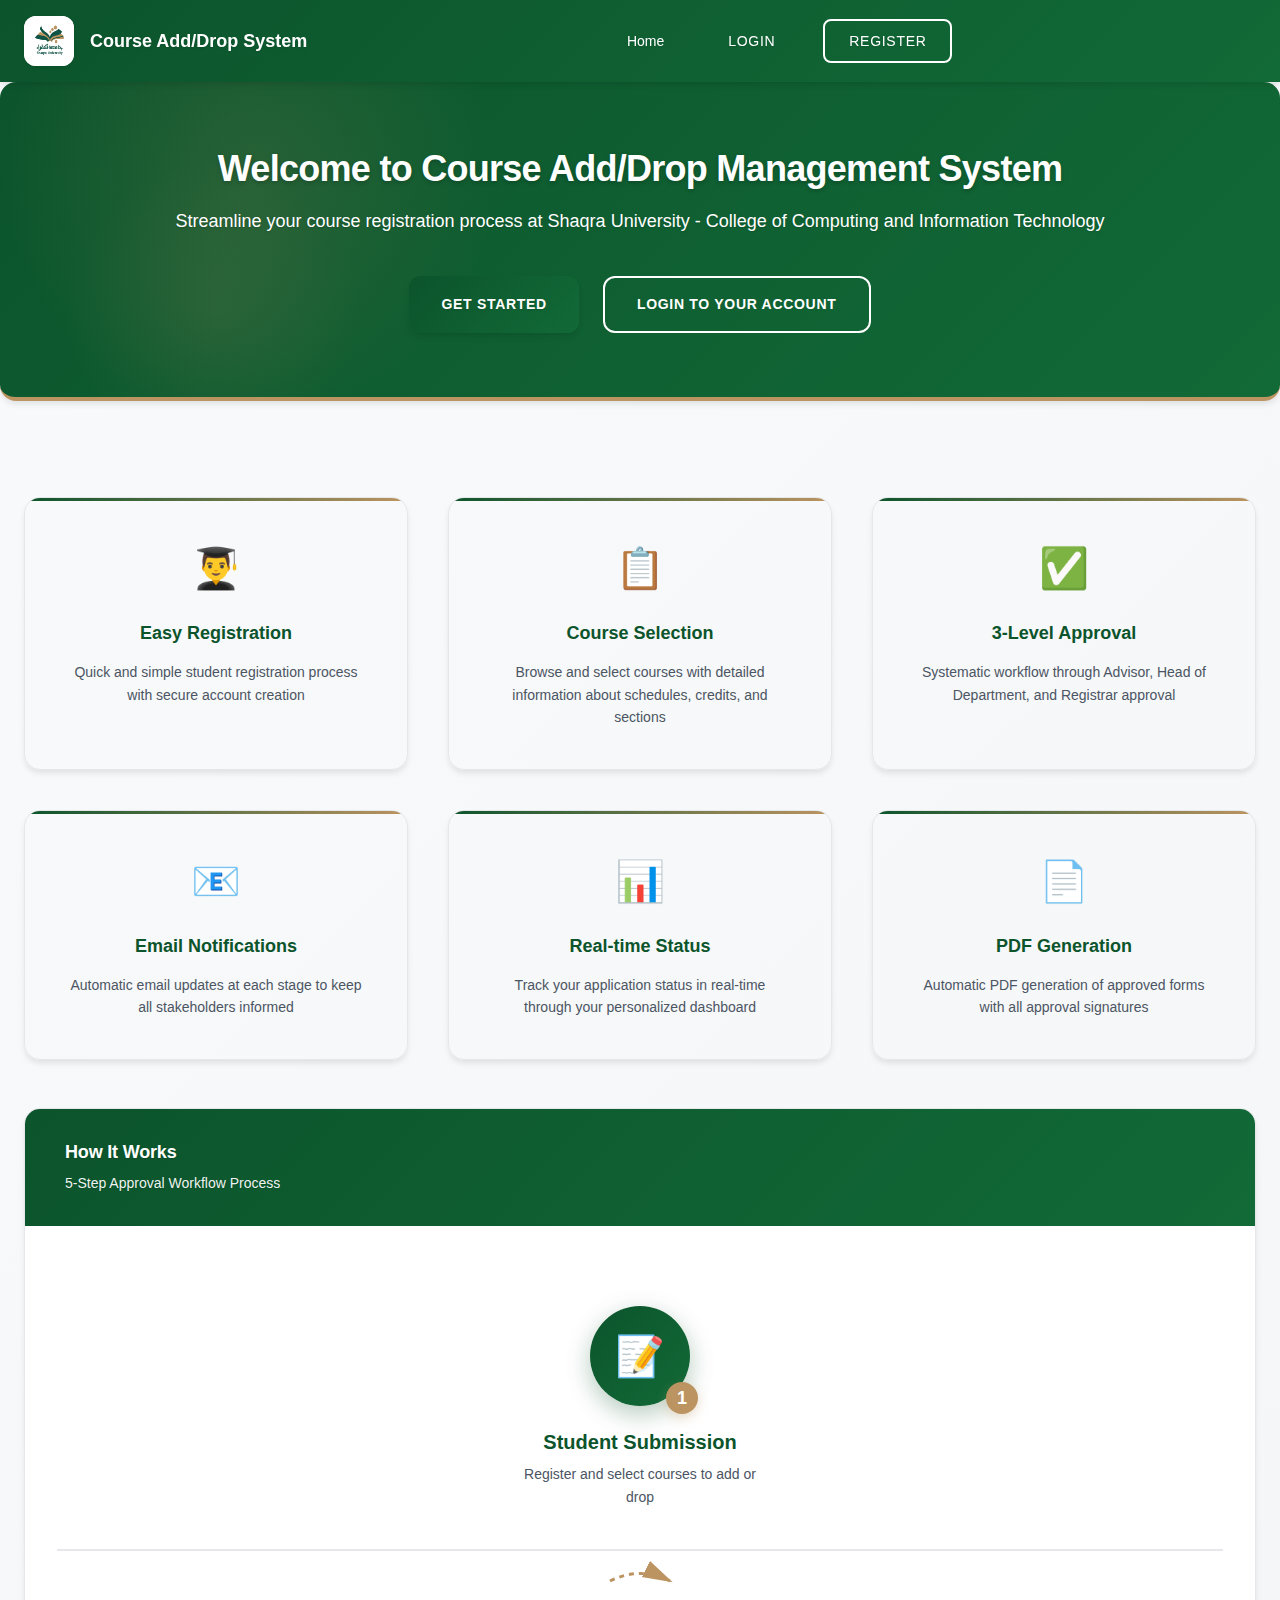
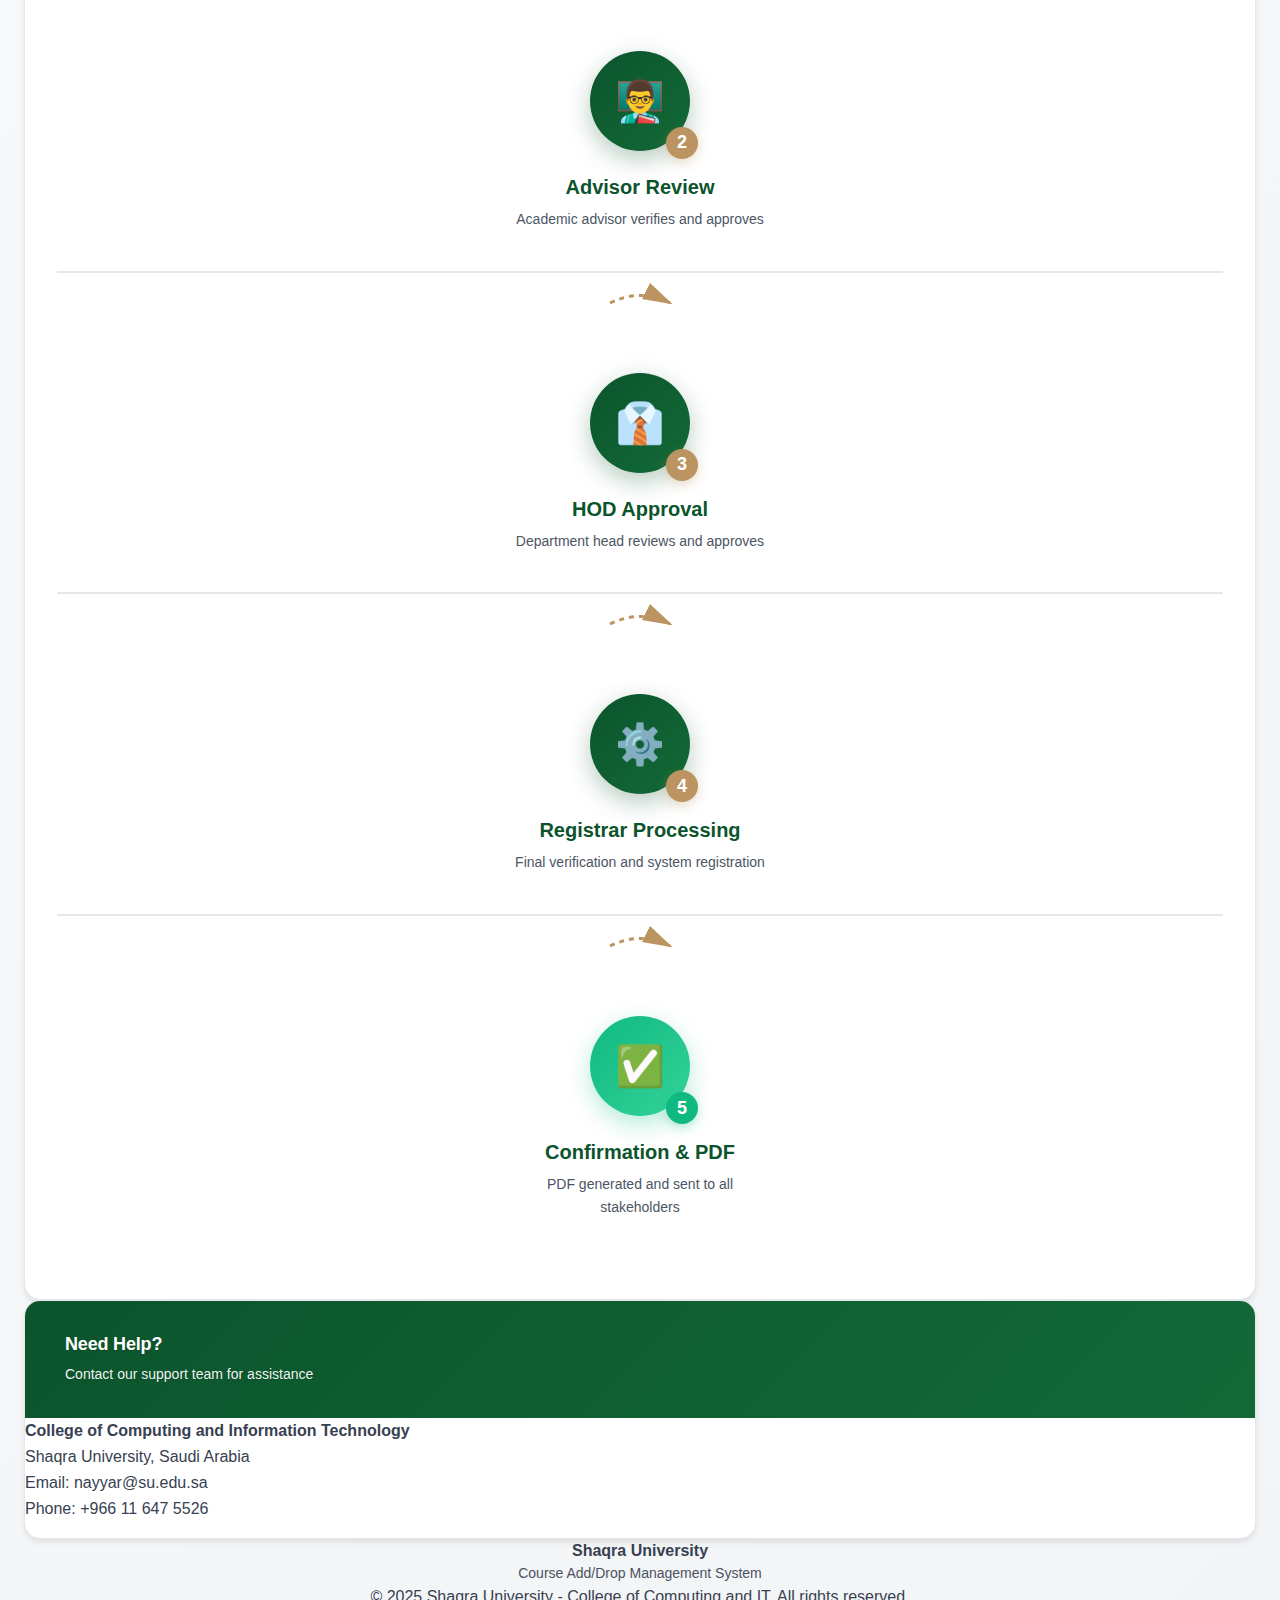
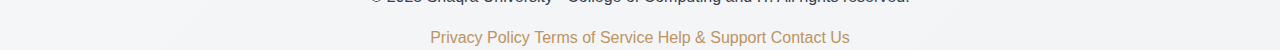
<file: index.html>
<!DOCTYPE html>
<html lang="en">
<head>
  <meta charset="UTF-8">
  <meta name="viewport" content="width=device-width, initial-scale=1.0">
  <meta name="description" content="Course Add/Drop Management System - Shaqra University CCIT">
  <title>Course Add/Drop System - Shaqra University</title>
  <link rel="stylesheet" href="style.css">
</head>
<body>
  <!-- Navigation -->
  <nav class="navbar">
    <div class="nav-container">
      <a href="index.html" class="logo">
        <div class="logo-icon">
          <img src="assets/LogoC.JPG" alt="Shaqra University Logo">
        </div>
        <span>Course Add/Drop System</span>
      </a>
      <ul class="nav-links">
        <li><a href="index.html">Home</a></li>
        <li><a href="pages/login.html" class="btn">Login</a></li>
        <li><a href="pages/register.html" class="btn btn-outline">Register</a></li>
      </ul>
    </div>
  </nav>

  <!-- Hero Section -->
  <section class="hero">
    <div class="container">
      <h1>Welcome to Course Add/Drop Management System</h1>
      <p>Streamline your course registration process at Shaqra University - College of Computing and Information Technology</p>
      <div class="hero-buttons">
        <a href="pages/register.html" class="btn btn-primary">Get Started</a>
        <a href="pages/login.html" class="btn btn-outline">Login to Your Account</a>
      </div>
    </div>
  </section>

  <!-- Features Section -->
  <div class="container">
    <div class="features">
      <div class="feature-card">
        <div class="feature-icon">👨‍🎓</div>
        <h3>Easy Registration</h3>
        <p>Quick and simple student registration process with secure account creation</p>
      </div>
      
      <div class="feature-card">
        <div class="feature-icon">📋</div>
        <h3>Course Selection</h3>
        <p>Browse and select courses with detailed information about schedules, credits, and sections</p>
      </div>
      
      <div class="feature-card">
        <div class="feature-icon">✅</div>
        <h3>3-Level Approval</h3>
        <p>Systematic workflow through Advisor, Head of Department, and Registrar approval</p>
      </div>
      
      <div class="feature-card">
        <div class="feature-icon">📧</div>
        <h3>Email Notifications</h3>
        <p>Automatic email updates at each stage to keep all stakeholders informed</p>
      </div>
      
      <div class="feature-card">
        <div class="feature-icon">📊</div>
        <h3>Real-time Status</h3>
        <p>Track your application status in real-time through your personalized dashboard</p>
      </div>
      
      <div class="feature-card">
        <div class="feature-icon">📄</div>
        <h3>PDF Generation</h3>
        <p>Automatic PDF generation of approved forms with all approval signatures</p>
      </div>
    </div>

    <!-- How It Works Section -->
    <div class="card">
      <div class="card-header">
        <h2>How It Works</h2>
        <p>5-Step Approval Workflow Process</p>
      </div>
      
      <div class="workflow-infographic">
        <!-- Step 1 -->
        <div class="workflow-step">
          <div class="step-circle">
            <div class="step-icon">📝</div>
            <div class="step-number">1</div>
          </div>
          <h4>Student Submission</h4>
          <p>Register and select courses to add or drop</p>
        </div>

        <!-- Arrow -->
        <div class="workflow-arrow">
          <svg viewBox="0 0 60 40" xmlns="http://www.w3.org/2000/svg">
            <defs>
              <marker id="arrowhead" markerWidth="10" markerHeight="10" refX="9" refY="3" orient="auto">
                <polygon points="0 0, 10 3, 0 6" fill="var(--brand-secondary)" />
              </marker>
            </defs>
            <path d="M 0 20 Q 30 5, 60 20" stroke="var(--brand-secondary)" stroke-width="3" fill="none" marker-end="url(#arrowhead)" stroke-dasharray="5,5"/>
          </svg>
        </div>

        <!-- Step 2 -->
        <div class="workflow-step">
          <div class="step-circle">
            <div class="step-icon">👨‍🏫</div>
            <div class="step-number">2</div>
          </div>
          <h4>Advisor Review</h4>
          <p>Academic advisor verifies and approves</p>
        </div>

        <!-- Arrow -->
        <div class="workflow-arrow">
          <svg viewBox="0 0 60 40" xmlns="http://www.w3.org/2000/svg">
            <defs>
              <marker id="arrowhead2" markerWidth="10" markerHeight="10" refX="9" refY="3" orient="auto">
                <polygon points="0 0, 10 3, 0 6" fill="var(--brand-secondary)" />
              </marker>
            </defs>
            <path d="M 0 20 Q 30 5, 60 20" stroke="var(--brand-secondary)" stroke-width="3" fill="none" marker-end="url(#arrowhead2)" stroke-dasharray="5,5"/>
          </svg>
        </div>

        <!-- Step 3 -->
        <div class="workflow-step">
          <div class="step-circle">
            <div class="step-icon">👔</div>
            <div class="step-number">3</div>
          </div>
          <h4>HOD Approval</h4>
          <p>Department head reviews and approves</p>
        </div>

        <!-- Arrow -->
        <div class="workflow-arrow">
          <svg viewBox="0 0 60 40" xmlns="http://www.w3.org/2000/svg">
            <defs>
              <marker id="arrowhead3" markerWidth="10" markerHeight="10" refX="9" refY="3" orient="auto">
                <polygon points="0 0, 10 3, 0 6" fill="var(--brand-secondary)" />
              </marker>
            </defs>
            <path d="M 0 20 Q 30 5, 60 20" stroke="var(--brand-secondary)" stroke-width="3" fill="none" marker-end="url(#arrowhead3)" stroke-dasharray="5,5"/>
          </svg>
        </div>

        <!-- Step 4 -->
        <div class="workflow-step">
          <div class="step-circle">
            <div class="step-icon">⚙️</div>
            <div class="step-number">4</div>
          </div>
          <h4>Registrar Processing</h4>
          <p>Final verification and system registration</p>
        </div>

        <!-- Arrow -->
        <div class="workflow-arrow">
          <svg viewBox="0 0 60 40" xmlns="http://www.w3.org/2000/svg">
            <defs>
              <marker id="arrowhead4" markerWidth="10" markerHeight="10" refX="9" refY="3" orient="auto">
                <polygon points="0 0, 10 3, 0 6" fill="var(--brand-secondary)" />
              </marker>
            </defs>
            <path d="M 0 20 Q 30 5, 60 20" stroke="var(--brand-secondary)" stroke-width="3" fill="none" marker-end="url(#arrowhead4)" stroke-dasharray="5,5"/>
          </svg>
        </div>

        <!-- Step 5 -->
        <div class="workflow-step final">
          <div class="step-circle">
            <div class="step-icon">✅</div>
            <div class="step-number">5</div>
          </div>
          <h4>Confirmation & PDF</h4>
          <p>PDF generated and sent to all stakeholders</p>
        </div>
      </div>
    </div>

    <!-- Contact Section -->
    <div class="card text-center">
      <div class="card-header">
        <h2>Need Help?</h2>
        <p>Contact our support team for assistance</p>
      </div>
      <p style="color: var(--dark-text); margin-bottom: 1rem;">
        <strong>College of Computing and Information Technology</strong><br>
        Shaqra University, Saudi Arabia<br>
        Email: nayyar@su.edu.sa<br>
        Phone: +966 11 647 5526
      </p>
    </div>
  </div>

  <!-- Footer -->
  <footer class="footer">
    <div class="container">
      <div class="footer-logo">
        <div style="text-align: center;">
          <div style="font-weight: var(--font-weight-bold); font-size: var(--font-size-base); text-align: center;">Shaqra University</div>
          <div style="font-size: var(--font-size-sm); opacity: 0.9; text-align: center;">Course Add/Drop Management System</div>
        </div>
      </div>
      <p style="text-align: center;">&copy; 2025 Shaqra University - College of Computing and IT. All rights reserved.</p>
      <div class="footer-links" style="text-align: center;">
        <a href="#">Privacy Policy</a>
        <a href="#">Terms of Service</a>
        <a href="#">Help & Support</a>
        <a href="#">Contact Us</a>
      </div>
    </div>
  </footer>

  <!-- Scripts -->
  <script src="script.js"></script>
  <script>
    // Check if user is already logged in
    if (DACSystem.isLoggedIn()) {
      const session = DACSystem.getSession();
      // Redirect to appropriate dashboard
      const dashboards = {
        'student': 'pages/student-dashboard.html',
        'advisor': 'pages/advisor-dashboard.html',
        'hod': 'pages/hod-dashboard.html',
        'registrar': 'pages/registrar-dashboard.html'
      };
      if (dashboards[session.role]) {
        window.location.href = dashboards[session.role];
      }
    }
  </script>
</body>
</html>
</file>
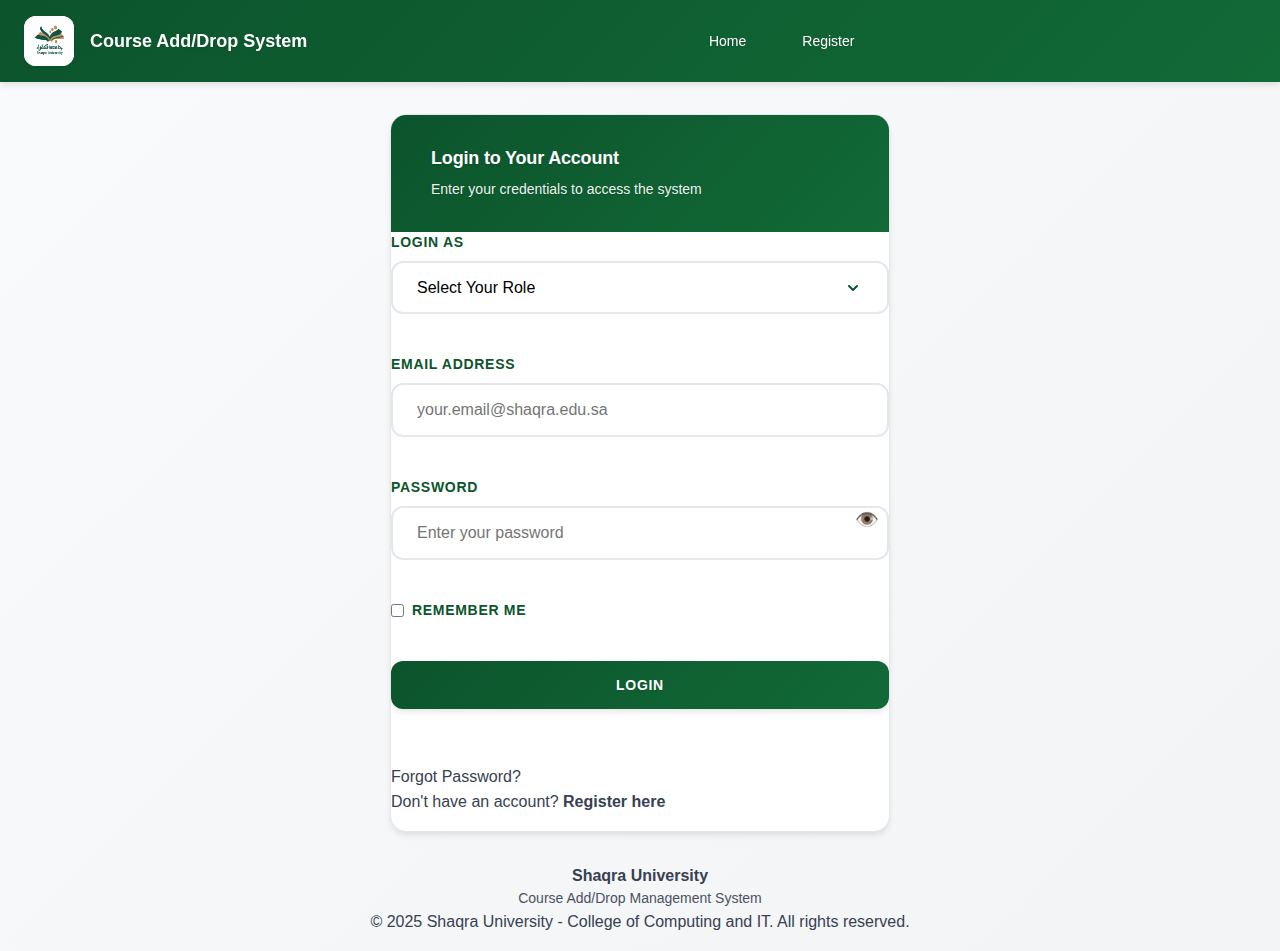
<file: pages/advisor-dashboard.html>
<!DOCTYPE html>
<html lang="en">
<head>
  <meta charset="UTF-8">
  <meta name="viewport" content="width=device-width, initial-scale=1.0">
  <title>Advisor Dashboard - Course Add/Drop System</title>
  <link rel="stylesheet" href="../style.css">
</head>
<body class="advisor-dashboard-page">
  <!-- Navigation -->
  <nav class="navbar">
    <div class="nav-container">
      <a href="../index.html" class="logo">
        <div class="logo-icon">
          <img src="../assets/LogoC.JPG" alt="Shaqra University Logo">
        </div>
        <span>Course Add/Drop System</span>
      </a>
      <ul class="nav-links">
        <li><a href="advisor-dashboard.html">Dashboard</a></li>
        <li><a href="profile.html">Profile</a></li>
        <li><a href="#" id="logoutBtn">Logout</a></li>
      </ul>
      <button class="hamburger" aria-label="Toggle navigation menu">☰</button>
    </div>
  </nav>

  <div class="container">
    <div class="dashboard single-column">
      <!-- Main Content -->
      <main class="main-content">
        <!-- Dashboard Header -->
        <div class="dashboard-header">
          <h1>Advisor Dashboard</h1>
          <p style="font-size: 1.1rem; font-weight: 500; color: var(--primary-color); margin: 0.5rem 0;">Welcome, <span id="advisorName">Advisor</span></p>
          <p>Review and approve student add/drop requests</p>
          <div class="user-chips">
            <span class="chip chip-strong" id="userRole">Academic Advisor</span>
            <span class="chip chip-ghost" id="userDept">Department</span>
          </div>
        </div>

        <div class="action-bar">
          <button class="btn btn-secondary" id="pendingBtn">⏳ Pending Requests</button>
          <button class="btn btn-secondary" id="reviewedBtn">✓ Reviewed</button>
        </div>

        <!-- Statistics Cards -->
        <div class="dashboard-stats">
          <div class="stat-card warning">
            <div class="stat-icon">⏳</div>
            <div class="stat-value" id="awaitingCount">0</div>
            <div class="stat-label">Awaiting Review</div>
          </div>
          <div class="stat-card success">
            <div class="stat-icon">✓</div>
            <div class="stat-value" id="approvedCount">0</div>
            <div class="stat-label">Approved</div>
          </div>
          <div class="stat-card danger">
            <div class="stat-icon">✗</div>
            <div class="stat-value" id="rejectedCount">0</div>
            <div class="stat-label">Rejected</div>
          </div>
          <div class="stat-card primary">
            <div class="stat-icon">📋</div>
            <div class="stat-value" id="totalCount">0</div>
            <div class="stat-label">Total Requests</div>
          </div>
        </div>

        <!-- Requests Table -->
        <div class="card">
          <div class="card-header flex-between">
            <div>
              <h2>Student Requests</h2>
              <p>Review and take action on student requests</p>
            </div>
            <div class="flex gap-2">
              <select id="filterStatus" class="form-group" style="margin: 0; padding: 0.6rem; border: 2px solid var(--border-color); border-radius: 8px;">
                <option value="all">All Requests</option>
                <option value="awaiting_advisor" selected>Awaiting My Review</option>
                <option value="approved">Approved by Me</option>
                <option value="rejected">Rejected by Me</option>
              </select>
              <button class="btn btn-secondary" onclick="loadRequests()">🔄 Refresh</button>
            </div>
          </div>
          <div class="table-container">
            <table id="requestsTable">
              <thead>
                <tr>
                  <th>Request ID</th>
                  <th>Student</th>
                  <th>Type</th>
                  <th>Course</th>
                  <th>Status</th>
                  <th>Submitted</th>
                  <th>Actions</th>
                </tr>
              </thead>
              <tbody id="requestsTableBody">
                <tr>
                  <td colspan="7" class="text-center">Loading...</td>
                </tr>
              </tbody>
            </table>
          </div>
        </div>
      </main>
    </div>
  </div>

  <!-- Review Request Modal -->
  <div id="reviewModal" class="modal">
    <div class="modal-content" style="max-width: 800px;">
      <div class="modal-header">
        <h2>Review Request</h2>
        <button class="modal-close" onclick="DACSystem.hideModal('reviewModal')">&times;</button>
      </div>
      
      <div id="reviewContent">
        <!-- Content will be populated dynamically -->
      </div>

      <form id="reviewForm">
        <input type="hidden" id="reviewRequestId" name="requestId">
        
        <div class="form-group">
          <label for="advisorComments">Comments (Optional)</label>
          <textarea id="advisorComments" name="comments" placeholder="Add any comments or feedback for the student"></textarea>
        </div>

        <div class="modal-footer">
          <button type="button" class="btn btn-secondary" onclick="DACSystem.hideModal('reviewModal')">Cancel</button>
          <button type="button" class="btn btn-danger" onclick="handleReview('rejected')">Reject</button>
          <button type="button" class="btn btn-success" onclick="handleReview('approved')">Approve</button>
        </div>
      </form>
    </div>
  </div>

  <!-- Scripts -->
  <script src="../script.js"></script>
  <script>
    // Check authentication
    if (!DACSystem.requireAuth()) {
      window.location.href = 'login.html';
    }

    const session = DACSystem.getSession();
    if (session.role !== 'advisor') {
      window.location.href = session.role === 'student' ? 'student-dashboard.html' : `${session.role}-dashboard.html`;
    }

    // Initialize dashboard
    document.addEventListener('DOMContentLoaded', async () => {
      loadUserInfo();
      await loadRequests();
      setupEventListeners();
    });

    function loadUserInfo() {
      const nameEl = document.getElementById('advisorName');
      if (nameEl) nameEl.textContent = session.fullName || 'Advisor';
      const roleEl = document.getElementById('userRole');
      if (roleEl) roleEl.textContent = session.role.replace('_', ' ').toUpperCase();
      const deptEl = document.getElementById('userDept');
      if (deptEl) deptEl.textContent = session.department || '—';
    }

    async function loadRequests() {
      try {
        const filterStatus = document.getElementById('filterStatus').value;
        const allRequests = await DACSystem.getRequests('advisor', session.id);
        
        // Filter based on selected status
        let filteredRequests = allRequests;
        if (filterStatus !== 'all') {
          filteredRequests = allRequests.filter(r => {
            if (filterStatus === 'awaiting_advisor') {
              return r.status === 'awaiting_advisor';
            }
            if (filterStatus === 'approved') {
              return (r.advisorApproval === 'approved') || (r.status === 'awaiting_hod' && r.advisorApproval === 'approved');
            }
            if (filterStatus === 'rejected') {
              return r.advisorApproval === 'rejected';
            }
            return r.status === filterStatus;
          });
        }
        
        displayRequests(filteredRequests);
        updateStatistics(allRequests);
      } catch (error) {
        console.error('Error loading requests:', error);
        document.getElementById('requestsTableBody').innerHTML = 
          '<tr><td colspan="7" class="text-center">Error loading requests</td></tr>';
      }
    }

    function displayRequests(requests) {
      const tbody = document.getElementById('requestsTableBody');
      
      if (requests.length === 0) {
        tbody.innerHTML = '<tr><td colspan="7" class="text-center">No requests found</td></tr>';
        return;
      }

      tbody.innerHTML = requests.map(req => `
        <tr>
          <td><strong>#${req.id}</strong></td>
          <td>${req.studentName}<br><small style="color: var(--light-text);">${req.studentEmail}</small></td>
          <td><span class="badge badge-${req.type === 'add' ? 'success' : 'warning'}">${req.type.toUpperCase()}</span></td>
          <td>${req.courseCode || 'N/A'}<br><small>${req.courseName || ''}</small></td>
          <td>${DACSystem.getStatusBadge(req.status)}</td>
          <td>${DACSystem.formatDate(req.submittedDate)}</td>
          <td>
            ${req.status === 'awaiting_advisor' ? 
              `<div style="display:flex; gap:0.35rem; flex-wrap: wrap;">
                 <button class="btn btn-primary" onclick="reviewRequest('${req.id}')" style="padding: 0.4rem 1rem;">Review</button>
                 <button class="btn btn-success" onclick="quickAdvisorDecision('${req.id}','approved')" style="padding: 0.4rem 0.9rem;">Approve</button>
                 <button class="btn btn-danger" onclick="quickAdvisorDecision('${req.id}','rejected')" style="padding: 0.4rem 0.9rem;">Reject</button>
               </div>` :
              `<button class="btn btn-secondary" onclick="viewRequest('${req.id}')" style="padding: 0.4rem 1rem;">View</button>`
            }
          </td>
        </tr>
      `).join('');
    }

    function updateStatistics(requests) {
      document.getElementById('totalCount').textContent = requests.length;
      document.getElementById('awaitingCount').textContent = 
        requests.filter(r => r.status === 'awaiting_advisor').length;
      document.getElementById('approvedCount').textContent = 
        requests.filter(r => r.advisorApproval === 'approved').length;
      document.getElementById('rejectedCount').textContent = 
        requests.filter(r => r.advisorApproval === 'rejected').length;
    }

    function setupEventListeners() {
      // Filter change
      document.getElementById('filterStatus').addEventListener('change', loadRequests);

      // Sidebar buttons
      document.getElementById('pendingBtn').addEventListener('click', (e) => {
        e.preventDefault();
        document.getElementById('filterStatus').value = 'awaiting_advisor';
        loadRequests();
      });

      document.getElementById('reviewedBtn').addEventListener('click', (e) => {
        e.preventDefault();
        document.getElementById('filterStatus').value = 'approved';
        loadRequests();
      });

      // Logout button
      const logoutBtn = document.getElementById('logoutBtn');
      if (logoutBtn) {
        logoutBtn.addEventListener('click', (e) => {
          e.preventDefault();
          DACSystem.logout();
        });
      }
    }

    async function reviewRequest(requestId) {
      try {
        const requests = await DACSystem.getRequests('advisor', session.id);
        const request = requests.find(r => r.id === requestId);
        
        if (!request) {
          DACSystem.showAlert('Request not found', 'danger');
          return;
        }

        displayReviewContent(request);
        document.getElementById('reviewRequestId').value = requestId;
        DACSystem.showModal('reviewModal');
      } catch (error) {
        DACSystem.showAlert('Error loading request details', 'danger');
      }
    }

    function displayReviewContent(request) {
      const content = document.getElementById('reviewContent');
      
      // Parse course details from JSON if available
      let coursesToAdd = [];
      let coursesToDrop = [];
      
      if (request.courseDetails && typeof request.courseDetails === 'object') {
        coursesToAdd = request.courseDetails.coursesToAdd || [];
        coursesToDrop = request.courseDetails.coursesToDrop || [];
      }
      
      // Build courses HTML
      let coursesHTML = '';
      if (request.type === 'add' || request.type === 'both') {
        if (coursesToAdd.length > 0) {
          coursesHTML += '<h4 style="color: var(--primary-color); margin-top: 1rem;">📚 Courses to Add:</h4>';
          coursesToAdd.forEach((course, idx) => {
            coursesHTML += `
              <div style="background: #f0f8f4; padding: 1rem; margin: 0.5rem 0; border-left: 4px solid var(--success-color); border-radius: 4px;">
                <strong>${idx + 1}. ${course.code} - ${course.name}</strong><br>
                <small>Activity Type: ${course.activityType || 'N/A'}</small><br>
                <small>Section: ${course.section || 'N/A'} | Day: ${course.day || 'N/A'} | Time: ${course.time || 'N/A'}</small><br>
                <small>Credit Hours: ${course.creditHours || 'N/A'}</small>
              </div>
            `;
          });
        }
      }
      
      if (request.type === 'drop' || request.type === 'both') {
        if (coursesToDrop.length > 0) {
          coursesHTML += '<h4 style="color: var(--warning-color); margin-top: 1rem;">🗑️ Courses to Drop:</h4>';
          coursesToDrop.forEach((courseCode, idx) => {
            coursesHTML += `
              <div style="background: #fff8f0; padding: 1rem; margin: 0.5rem 0; border-left: 4px solid var(--warning-color); border-radius: 4px;">
                <strong>${idx + 1}. ${courseCode}</strong>
              </div>
            `;
          });
        }
      }
      
      content.innerHTML = `
        <div class="course-card">
          <h3>Student Information</h3>
          <div class="course-details">
            <div class="course-detail"><strong>Name:</strong> ${request.studentName}</div>
            <div class="course-detail"><strong>ID:</strong> ${request.studentId}</div>
            <div class="course-detail"><strong>Email:</strong> ${request.studentEmail}</div>
            <div class="course-detail"><strong>Department:</strong> ${request.department || 'N/A'}</div>
            <div class="course-detail"><strong>Level:</strong> ${request.level || 'N/A'}</div>
            <div class="course-detail"><strong>Completed Hours:</strong> ${request.completedHours || 'N/A'}</div>
            <div class="course-detail"><strong>GPA:</strong> ${request.gpa || 'N/A'}</div>
          </div>

          <h3 style="margin-top: 1.5rem;">Request Details</h3>
          <div class="course-details">
            <div class="course-detail"><strong>Request ID:</strong> #${request.id}</div>
            <div class="course-detail"><strong>Type:</strong> <span class="badge badge-${request.type === 'add' ? 'success' : request.type === 'drop' ? 'danger' : 'primary'}">${request.type.toUpperCase()}</span></div>
            <div class="course-detail"><strong>Submitted:</strong> ${DACSystem.formatDate(request.submittedDate)}</div>
            <div class="course-detail"><strong>Current Status:</strong> ${DACSystem.getStatusBadge(request.status)}</div>
          </div>

          <h3 style="margin-top: 1.5rem;">Course Information</h3>
          ${coursesHTML || '<p style="color: var(--light-text);">No course details available</p>'}

          <h3 style="margin-top: 1.5rem;">Student's Reason</h3>
          <p style="background: var(--light-bg); padding: 1rem; border-radius: 8px;">${request.reason || 'No reason provided'}</p>

          ${request.pdfUrl ? `<h3 style="margin-top: 1.5rem;">Approval Document</h3><a href="${request.pdfUrl}" target="_blank" class="btn btn-primary" style="display: inline-block;">📄 Download Approval PDF</a>` : ''}
        </div>
      `;
    }

    async function handleReview(decision) {
      const requestId = document.getElementById('reviewRequestId').value;
      const comments = document.getElementById('advisorComments').value;

      if (!confirm(`Are you sure you want to ${decision} this request?`)) {
        return;
      }

      const footer = document.querySelector('#reviewModal .modal-footer');
      const buttons = footer ? footer.querySelectorAll('button') : [];
      const commentsField = document.getElementById('advisorComments');

      try {
        // Prevent duplicate submissions
        buttons.forEach(btn => btn.disabled = true);
        if (commentsField) commentsField.disabled = true;

        const newStatus = decision === 'approved' ? 'awaiting_hod' : 'rejected';
        console.log('Advisor: Calling updateRequestStatus with status:', newStatus);
        await DACSystem.updateRequestStatus(requestId, newStatus, comments);
        console.log('Advisor: API call completed, reloading page...');
        
        // Force page reload
        window.location.reload(true);
      } catch (error) {
        console.error('handleReview error:', error);
        DACSystem.showAlert(error.message || 'Failed to update request', 'danger');
        // Re-enable controls on error
        buttons.forEach(btn => btn.disabled = false);
        if (commentsField) commentsField.disabled = false;
      }
    }

    async function quickAdvisorDecision(requestId, decision) {
      const newStatus = decision === 'approved' ? 'awaiting_hod' : 'rejected';
      const confirmMsg = decision === 'approved'
        ? 'Approve and forward to HOD?'
        : 'Reject this request and notify the student?';

      if (!confirm(confirmMsg)) return;

      try {
        await DACSystem.updateRequestStatus(requestId, newStatus, '');
        DACSystem.hideModal('reviewModal');
        DACSystem.showAlert(
          decision === 'approved' ? 'Approved and forwarded to HOD.' : 'Request rejected.',
          decision === 'approved' ? 'success' : 'warning'
        );
        setTimeout(() => location.reload(), 500);
      } catch (error) {
        console.error('quickAdvisorDecision error', error);
        DACSystem.showAlert(error.message || 'Failed to update request', 'danger');
      }
    }

    async function viewRequest(requestId) {
      const requests = await DACSystem.getRequests('advisor', session.id);
      const request = requests.find(r => r.id === requestId);
      
      if (request) {
        displayReviewContent(request);
        
        // Hide the review buttons and show only view mode
        document.querySelector('#reviewModal .modal-footer').innerHTML = `
          <button type="button" class="btn btn-secondary" onclick="DACSystem.hideModal('reviewModal'); resetModalFooter();">Close</button>
        `;
        
        document.getElementById('advisorComments').disabled = true;
        DACSystem.showModal('reviewModal');
      }
    }

    function resetModalFooter() {
      document.querySelector('#reviewModal .modal-footer').innerHTML = `
        <button type="button" class="btn btn-secondary" onclick="DACSystem.hideModal('reviewModal')">Cancel</button>
        <button type="button" class="btn btn-danger" onclick="handleReview('rejected')">Reject</button>
        <button type="button" class="btn btn-success" onclick="handleReview('approved')">Approve</button>
      `;
      document.getElementById('advisorComments').disabled = false;
    }
  </script>
</body>
</html>
</file>
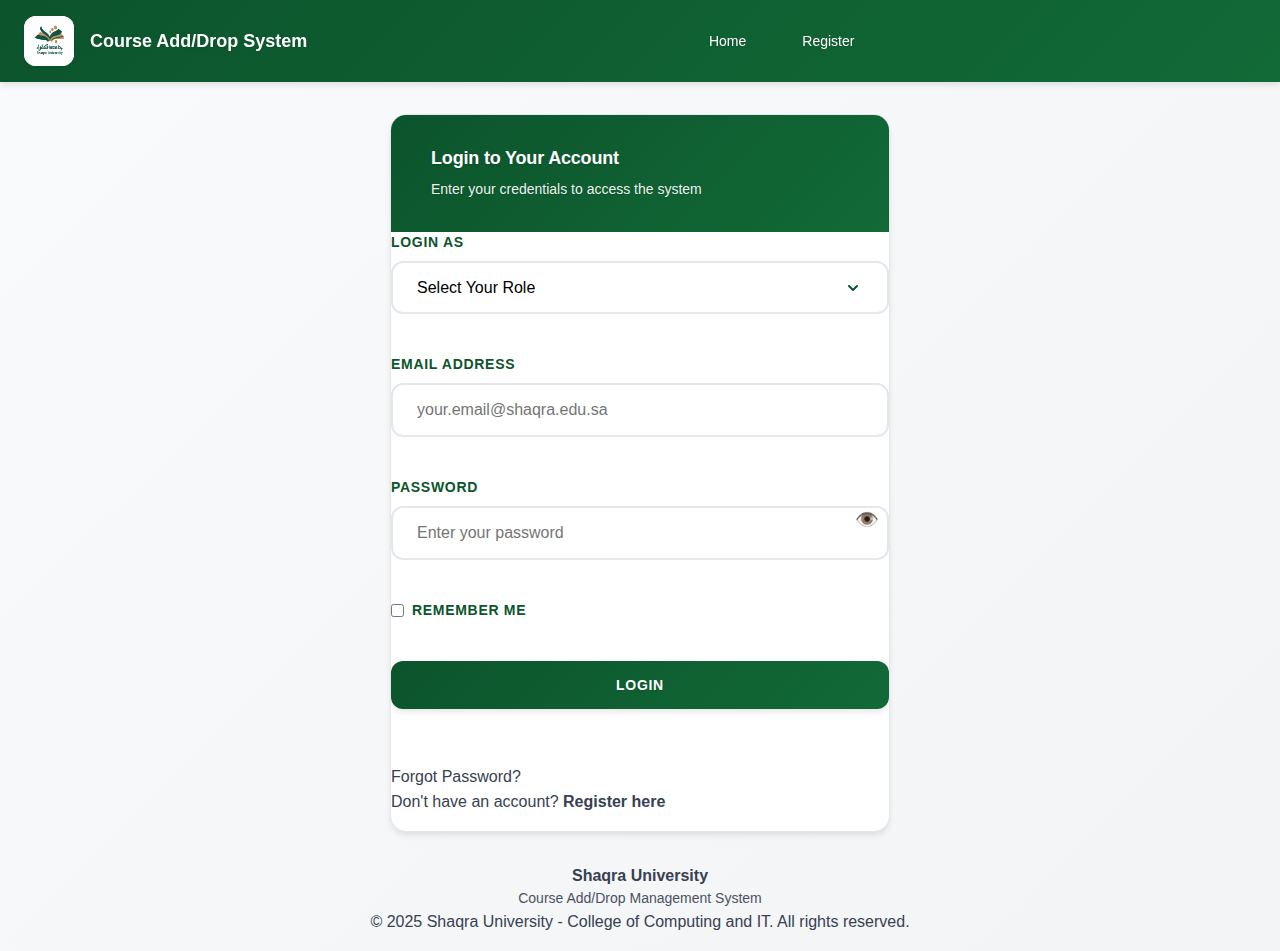
<file: pages/analytics-dashboard.html>
<!DOCTYPE html>
<html lang="en">
<head>
  <meta charset="UTF-8">
  <meta name="viewport" content="width=device-width, initial-scale=1.0">
  <title>Analytics Dashboard - Course Add/Drop System</title>
  <link rel="stylesheet" href="../style.css">
  <style>
    .analytics-container {
      max-width: 1400px;
      margin: 20px auto;
      padding: 20px;
    }

    .analytics-header {
      display: flex;
      justify-content: space-between;
      align-items: center;
      margin-bottom: 30px;
      flex-wrap: wrap;
      gap: 20px;
    }

    .analytics-header h1 {
      margin: 0;
      font-size: 2em;
      color: #333;
    }

    .date-filter {
      display: flex;
      gap: 10px;
      align-items: center;
    }

    .date-filter input {
      padding: 8px 12px;
      border: 1px solid #ddd;
      border-radius: 4px;
      font-size: 14px;
    }

    .btn-filter {
      padding: 8px 16px;
      background-color: #007bff;
      color: white;
      border: none;
      border-radius: 4px;
      cursor: pointer;
      font-size: 14px;
    }

    .btn-filter:hover {
      background-color: #0056b3;
    }

    .stats-grid {
      display: grid;
      grid-template-columns: repeat(auto-fit, minmax(250px, 1fr));
      gap: 20px;
      margin-bottom: 30px;
    }

    .stat-card {
      background: white;
      border: 1px solid #ddd;
      border-radius: 8px;
      padding: 20px;
      box-shadow: 0 2px 4px rgba(0,0,0,0.1);
    }

    .stat-card h3 {
      margin: 0 0 10px 0;
      color: #666;
      font-size: 14px;
      text-transform: uppercase;
      font-weight: 600;
    }

    .stat-value {
      font-size: 32px;
      font-weight: bold;
      color: #007bff;
      margin: 10px 0;
    }

    .stat-subtext {
      font-size: 12px;
      color: #999;
    }

    .section {
      background: white;
      border: 1px solid #ddd;
      border-radius: 8px;
      padding: 25px;
      margin-bottom: 25px;
      box-shadow: 0 2px 4px rgba(0,0,0,0.1);
    }

    .section h2 {
      margin-top: 0;
      color: #333;
      border-bottom: 2px solid #007bff;
      padding-bottom: 10px;
    }

    .table-wrapper {
      overflow-x: auto;
    }

    table {
      width: 100%;
      border-collapse: collapse;
      margin-top: 15px;
    }

    th {
      background-color: #f5f5f5;
      padding: 12px;
      text-align: left;
      border-bottom: 2px solid #ddd;
      font-weight: 600;
      color: #333;
    }

    td {
      padding: 12px;
      border-bottom: 1px solid #ddd;
    }

    tr:hover {
      background-color: #f9f9f9;
    }

    .badge {
      display: inline-block;
      padding: 4px 8px;
      border-radius: 4px;
      font-size: 12px;
      font-weight: 600;
    }

    .badge-pending {
      background-color: #fff3cd;
      color: #856404;
    }

    .badge-approved {
      background-color: #d4edda;
      color: #155724;
    }

    .badge-rejected {
      background-color: #f8d7da;
      color: #721c24;
    }

    .badge-completed {
      background-color: #d1ecf1;
      color: #0c5460;
    }

    .loading {
      text-align: center;
      padding: 20px;
      color: #666;
    }

    .error-message {
      background-color: #f8d7da;
      border: 1px solid #f5c6cb;
      color: #721c24;
      padding: 12px 20px;
      border-radius: 4px;
      margin: 15px 0;
    }

    .success-message {
      background-color: #d4edda;
      border: 1px solid #c3e6cb;
      color: #155724;
      padding: 12px 20px;
      border-radius: 4px;
      margin: 15px 0;
    }

    .list-item {
      padding: 10px 0;
      border-bottom: 1px solid #eee;
      display: flex;
      justify-content: space-between;
      align-items: center;
    }

    .list-item:last-child {
      border-bottom: none;
    }

    .list-item-name {
      font-weight: 600;
      color: #333;
    }

    .list-item-count {
      background-color: #007bff;
      color: white;
      padding: 4px 12px;
      border-radius: 20px;
      font-weight: 600;
      font-size: 14px;
    }

    .export-btn {
      background-color: #28a745;
      color: white;
      padding: 8px 16px;
      border: none;
      border-radius: 4px;
      cursor: pointer;
      font-size: 14px;
      margin-top: 15px;
    }

    .export-btn:hover {
      background-color: #218838;
    }

    @media (max-width: 768px) {
      .stats-grid {
        grid-template-columns: 1fr;
      }

      .analytics-header {
        flex-direction: column;
        align-items: flex-start;
      }

      .date-filter {
        flex-direction: column;
        width: 100%;
      }

      .date-filter input,
      .btn-filter {
        width: 100%;
      }

      table {
        font-size: 12px;
      }

      th, td {
        padding: 8px;
      }
    }
  </style>
</head>
<body>
  <!-- Access Control Check -->
  <script>
    // Verify user is logged in and has appropriate role
    (function() {
      const session = localStorage.getItem('dac_user_session');
      
      if (!session) {
        // Not logged in - redirect to login
        window.location.href = 'login.html';
        return;
      }
      
      try {
        const userData = JSON.parse(session);
        
        // Allowed roles: admin, registrar, hod, advisor
        // Note: Adjust based on your role system
        const allowedRoles = ['admin', 'registrar', 'hod'];
        
        if (!allowedRoles.includes(userData.role)) {
          // Not authorized - show access denied
          document.write(`
            <div style="
              display: flex;
              justify-content: center;
              align-items: center;
              height: 100vh;
              background-color: #f5f5f5;
              font-family: Arial, sans-serif;
            ">
              <div style="
                background: white;
                padding: 40px;
                border-radius: 8px;
                box-shadow: 0 2px 8px rgba(0,0,0,0.1);
                text-align: center;
                max-width: 500px;
              ">
                <h1 style="color: #dc3545; margin-bottom: 20px;">🔒 Access Denied</h1>
                <p style="color: #666; font-size: 16px; margin: 20px 0;">
                  Only administrators, registrars, and heads of departments can access analytics.
                </p>
                <p style="color: #999; font-size: 14px;">
                  Your role: <strong>${userData.role}</strong>
                </p>
                <a href="login.html" style="
                  display: inline-block;
                  margin-top: 20px;
                  padding: 12px 24px;
                  background-color: #007bff;
                  color: white;
                  text-decoration: none;
                  border-radius: 4px;
                  font-size: 16px;
                ">← Back to Login</a>
              </div>
            </div>
          `);
          return;
        }
        
        // Store current user for reference
        window.currentUser = userData;
        
      } catch (e) {
        // Invalid session - redirect to login
        window.location.href = 'login.html';
      }
    })();
  </script>

  <!-- Navigation -->
  <nav class="navbar">
    <div class="nav-container">
      <a href="../index.html" class="logo">
        <div class="logo-icon">
          <img src="../assets/LogoC.JPG" alt="Shaqra University Logo">
        </div>
        <span>Course Add/Drop System</span>
      </a>
      <ul class="nav-links">
        <li><a href="../index.html">Home</a></li>
        <li><a href="../pages/login.html" class="btn">Logout</a></li>
      </ul>
    </div>
  </nav>

  <div class="analytics-container">
    <!-- Header with Date Filter -->
    <div class="analytics-header">
      <h1>📊 Analytics Dashboard</h1>
      <div class="date-filter">
        <label for="filterDate">Filter by Date:</label>
        <input type="date" id="filterDate">
        <button class="btn-filter" onclick="filterByDate()">Apply</button>
        <button class="btn-filter" onclick="loadAllAnalytics()" style="background-color: #6c757d;">Reset</button>
      </div>
    </div>

    <!-- Daily Statistics -->
    <div class="stats-grid">
      <div class="stat-card">
        <h3>📝 Requests Submitted</h3>
        <div class="stat-value" id="submittedCount">-</div>
        <div class="stat-subtext" id="submittedDate">Today</div>
      </div>
      <div class="stat-card">
        <h3>✅ Requests Approved</h3>
        <div class="stat-value" id="approvedCount">-</div>
        <div class="stat-subtext">Completed</div>
      </div>
      <div class="stat-card">
        <h3>❌ Requests Rejected</h3>
        <div class="stat-value" id="rejectedCount">-</div>
        <div class="stat-subtext">Not Approved</div>
      </div>
      <div class="stat-card">
        <h3>⏳ Pending Requests</h3>
        <div class="stat-value" id="pendingCount">-</div>
        <div class="stat-subtext">Awaiting Action</div>
      </div>
    </div>

    <!-- Pending Requests by Role -->
    <div class="section">
      <h2>⏱️ Pending Requests by Role</h2>
      <div class="table-wrapper">
        <div style="display: grid; grid-template-columns: repeat(auto-fit, minmax(300px, 1fr)); gap: 20px;">
          
          <!-- Advisors -->
          <div>
            <h3 style="color: #007bff; margin-bottom: 15px;">👨‍🏫 Pending with Advisors</h3>
            <div id="advisorPending" class="loading">Loading...</div>
          </div>

          <!-- HODs -->
          <div>
            <h3 style="color: #007bff; margin-bottom: 15px;">👔 Pending with HODs</h3>
            <div id="hodPending" class="loading">Loading...</div>
          </div>

          <!-- Registrars -->
          <div>
            <h3 style="color: #007bff; margin-bottom: 15px;">📋 Pending with Registrars</h3>
            <div id="registrarPending" class="loading">Loading...</div>
          </div>

        </div>
      </div>
    </div>

    <!-- Most Wanted Courses -->
    <div class="section">
      <h2>🏆 Top 10 Most Requested Courses</h2>
      <div class="table-wrapper">
        <table>
          <thead>
            <tr>
              <th>Rank</th>
              <th>Course Code</th>
              <th>Course Name</th>
              <th>Request Count</th>
            </tr>
          </thead>
          <tbody id="mostWantedTable">
            <tr>
              <td colspan="4" class="loading">Loading...</td>
            </tr>
          </tbody>
        </table>
      </div>
    </div>

    <!-- Total Requests Report -->
    <div class="section">
      <h2>📑 All Requests Summary</h2>
      <div id="requestSummary" class="loading">Loading...</div>
      <div id="requestsTableContainer" style="margin-top: 20px;">
        <h3 style="color: #333;">Request Details</h3>
        <div class="table-wrapper">
          <table id="requestsTable">
            <thead>
              <tr>
                <th>Request ID</th>
                <th>Student Name</th>
                <th>Student ID</th>
                <th>Course(s)</th>
                <th>Type</th>
                <th>Status</th>
                <th>Submitted Date</th>
                <th>Advisor</th>
              </tr>
            </thead>
            <tbody id="requestsTableBody">
              <tr>
                <td colspan="8" class="loading">Loading...</td>
              </tr>
            </tbody>
          </table>
        </div>
        <button class="export-btn" onclick="exportToCSV()">📥 Export to CSV</button>
      </div>
    </div>

  </div>

  <script src="../script.js"></script>
  <script>
    // Load analytics on page load
    document.addEventListener('DOMContentLoaded', function() {
      loadAllAnalytics();
    });

    function loadAllAnalytics() {
      // Clear the date filter
      document.getElementById('filterDate').value = '';
      
      // Load all analytics
      loadDailyStats();
      loadPendingRequests();
      loadMostWantedCourses();
      loadTotalRequestsReport();
    }

    function filterByDate() {
      const dateInput = document.getElementById('filterDate').value;
      if (!dateInput) {
        alert('Please select a date');
        return;
      }
      loadDailyStats(dateInput);
    }

    async function loadDailyStats(date = null) {
      try {
        const response = await fetch(CONFIG.BACKEND_URL, {
          method: 'POST',
          headers: {
            'Content-Type': 'application/json'
          },
          body: JSON.stringify({
            action: 'getRequestStats',
            data: date ? { date: date } : {}
          })
        });

        const result = await response.json();
        if (result.success) {
          const stats = result.data;
          document.getElementById('submittedCount').textContent = stats.submitted;
          document.getElementById('approvedCount').textContent = stats.approved;
          document.getElementById('rejectedCount').textContent = stats.rejected;
          document.getElementById('pendingCount').textContent = stats.pending;
          document.getElementById('submittedDate').textContent = `${stats.date}`;
        }
      } catch (error) {
        console.error('Error loading stats:', error);
        document.getElementById('submittedCount').textContent = 'Error';
      }
    }

    async function loadPendingRequests() {
      try {
        const response = await fetch(CONFIG.BACKEND_URL, {
          method: 'POST',
          headers: {
            'Content-Type': 'application/json'
          },
          body: JSON.stringify({
            action: 'getPendingRequests',
            data: {}
          })
        });

        const result = await response.json();
        if (result.success) {
          const data = result.data;

          // Advisors
          const advisorHtml = Object.entries(data.pendingByAdvisor).length > 0 
            ? Object.entries(data.pendingByAdvisor)
                .map(([name, count]) => `<div class="list-item"><span class="list-item-name">${name}</span><span class="list-item-count">${count}</span></div>`)
                .join('')
            : '<p style="color: #999;">No pending requests with advisors</p>';
          document.getElementById('advisorPending').innerHTML = advisorHtml;

          // HODs
          const hodHtml = Object.entries(data.pendingByHOD).length > 0 
            ? Object.entries(data.pendingByHOD)
                .map(([name, count]) => `<div class="list-item"><span class="list-item-name">${name}</span><span class="list-item-count">${count}</span></div>`)
                .join('')
            : '<p style="color: #999;">No pending requests with HODs</p>';
          document.getElementById('hodPending').innerHTML = hodHtml;

          // Registrars
          const registrarHtml = Object.entries(data.pendingByRegistrar).length > 0 
            ? Object.entries(data.pendingByRegistrar)
                .map(([name, count]) => `<div class="list-item"><span class="list-item-name">${name}</span><span class="list-item-count">${count}</span></div>`)
                .join('')
            : '<p style="color: #999;">No pending requests with registrars</p>';
          document.getElementById('registrarPending').innerHTML = registrarHtml;
        }
      } catch (error) {
        console.error('Error loading pending requests:', error);
        document.getElementById('advisorPending').innerHTML = '<p class="error-message">Failed to load data</p>';
      }
    }

    async function loadMostWantedCourses() {
      try {
        const response = await fetch(CONFIG.BACKEND_URL, {
          method: 'POST',
          headers: {
            'Content-Type': 'application/json'
          },
          body: JSON.stringify({
            action: 'getMostWantedCourses',
            data: { limit: 10 }
          })
        });

        const result = await response.json();
        if (result.success) {
          const courses = result.data.mostWantedCourses;
          const tbody = document.getElementById('mostWantedTable');
          
          if (courses.length > 0) {
            tbody.innerHTML = courses.map((course, index) => `
              <tr>
                <td>${index + 1}</td>
                <td><strong>${course.courseCode}</strong></td>
                <td>${course.courseName}</td>
                <td><span class="list-item-count">${course.requestCount}</span></td>
              </tr>
            `).join('');
          } else {
            tbody.innerHTML = '<tr><td colspan="4" style="text-align: center; color: #999;">No course request data available</td></tr>';
          }
        }
      } catch (error) {
        console.error('Error loading most wanted courses:', error);
        document.getElementById('mostWantedTable').innerHTML = '<tr><td colspan="4" class="error-message">Failed to load data</td></tr>';
      }
    }

    async function loadTotalRequestsReport() {
      try {
        const response = await fetch(CONFIG.BACKEND_URL, {
          method: 'POST',
          headers: {
            'Content-Type': 'application/json'
          },
          body: JSON.stringify({
            action: 'getTotalRequestsReport',
            data: {}
          })
        });

        const result = await response.json();
        if (result.success) {
          const report = result.data;
          
          // Show summary
          const summary = `
            <div class="stats-grid" style="grid-template-columns: repeat(auto-fit, minmax(150px, 1fr));">
              <div class="stat-card">
                <h3>Total Requests</h3>
                <div class="stat-value" style="color: #007bff;">${report.totalRequests}</div>
              </div>
              <div class="stat-card">
                <h3>Submitted</h3>
                <div class="stat-value" style="color: #ffc107;">${report.statusSummary.submitted || 0}</div>
              </div>
              <div class="stat-card">
                <h3>Awaiting Advisor</h3>
                <div class="stat-value" style="color: #17a2b8;">${report.statusSummary.awaiting_advisor || 0}</div>
              </div>
              <div class="stat-card">
                <h3>Awaiting HOD</h3>
                <div class="stat-value" style="color: #17a2b8;">${report.statusSummary.awaiting_hod || 0}</div>
              </div>
              <div class="stat-card">
                <h3>Awaiting Registrar</h3>
                <div class="stat-value" style="color: #17a2b8;">${report.statusSummary.awaiting_registrar || 0}</div>
              </div>
              <div class="stat-card">
                <h3>Completed</h3>
                <div class="stat-value" style="color: #28a745;">${report.statusSummary.completed || 0}</div>
              </div>
              <div class="stat-card">
                <h3>Rejected</h3>
                <div class="stat-value" style="color: #dc3545;">${report.statusSummary.rejected || 0}</div>
              </div>
            </div>
          `;
          document.getElementById('requestSummary').innerHTML = summary;

          // Show table
          const tbody = document.getElementById('requestsTableBody');
          if (report.requests.length > 0) {
            tbody.innerHTML = report.requests.map(req => {
              let statusBadge = 'badge-pending';
              if (req.status === 'completed') statusBadge = 'badge-completed';
              else if (req.status === 'rejected') statusBadge = 'badge-rejected';

              return `
                <tr>
                  <td><strong>${req.requestId}</strong></td>
                  <td>${req.studentName}</td>
                  <td>${req.studentId}</td>
                  <td>${req.coursesToAdd || req.coursesToDrop || 'N/A'}</td>
                  <td>${req.requestType}</td>
                  <td><span class="badge ${statusBadge}">${req.status}</span></td>
                  <td>${new Date(req.submittedDate).toLocaleDateString()}</td>
                  <td>${req.advisorName || 'N/A'}</td>
                </tr>
              `;
            }).join('');
          } else {
            tbody.innerHTML = '<tr><td colspan="8" style="text-align: center; color: #999;">No requests found</td></tr>';
          }
        }
      } catch (error) {
        console.error('Error loading report:', error);
        document.getElementById('requestSummary').innerHTML = '<p class="error-message">Failed to load report data</p>';
      }
    }

    function exportToCSV() {
      const table = document.getElementById('requestsTable');
      let csv = [];
      let rows = table.querySelectorAll('tr');

      for (let i = 0; i < rows.length; i++) {
        let row = [], cols = rows[i].querySelectorAll('td, th');
        for (let j = 0; j < cols.length; j++) {
          row.push(cols[j].innerText);
        }
        csv.push(row.join(','));
      }

      const csvContent = csv.join('\n');
      const link = document.createElement('a');
      link.href = 'data:text/csv;charset=utf-8,' + encodeURIComponent(csvContent);
      link.download = `requests_report_${new Date().toISOString().split('T')[0]}.csv`;
      link.click();
    }
  </script>
</body>
</html>
</file>
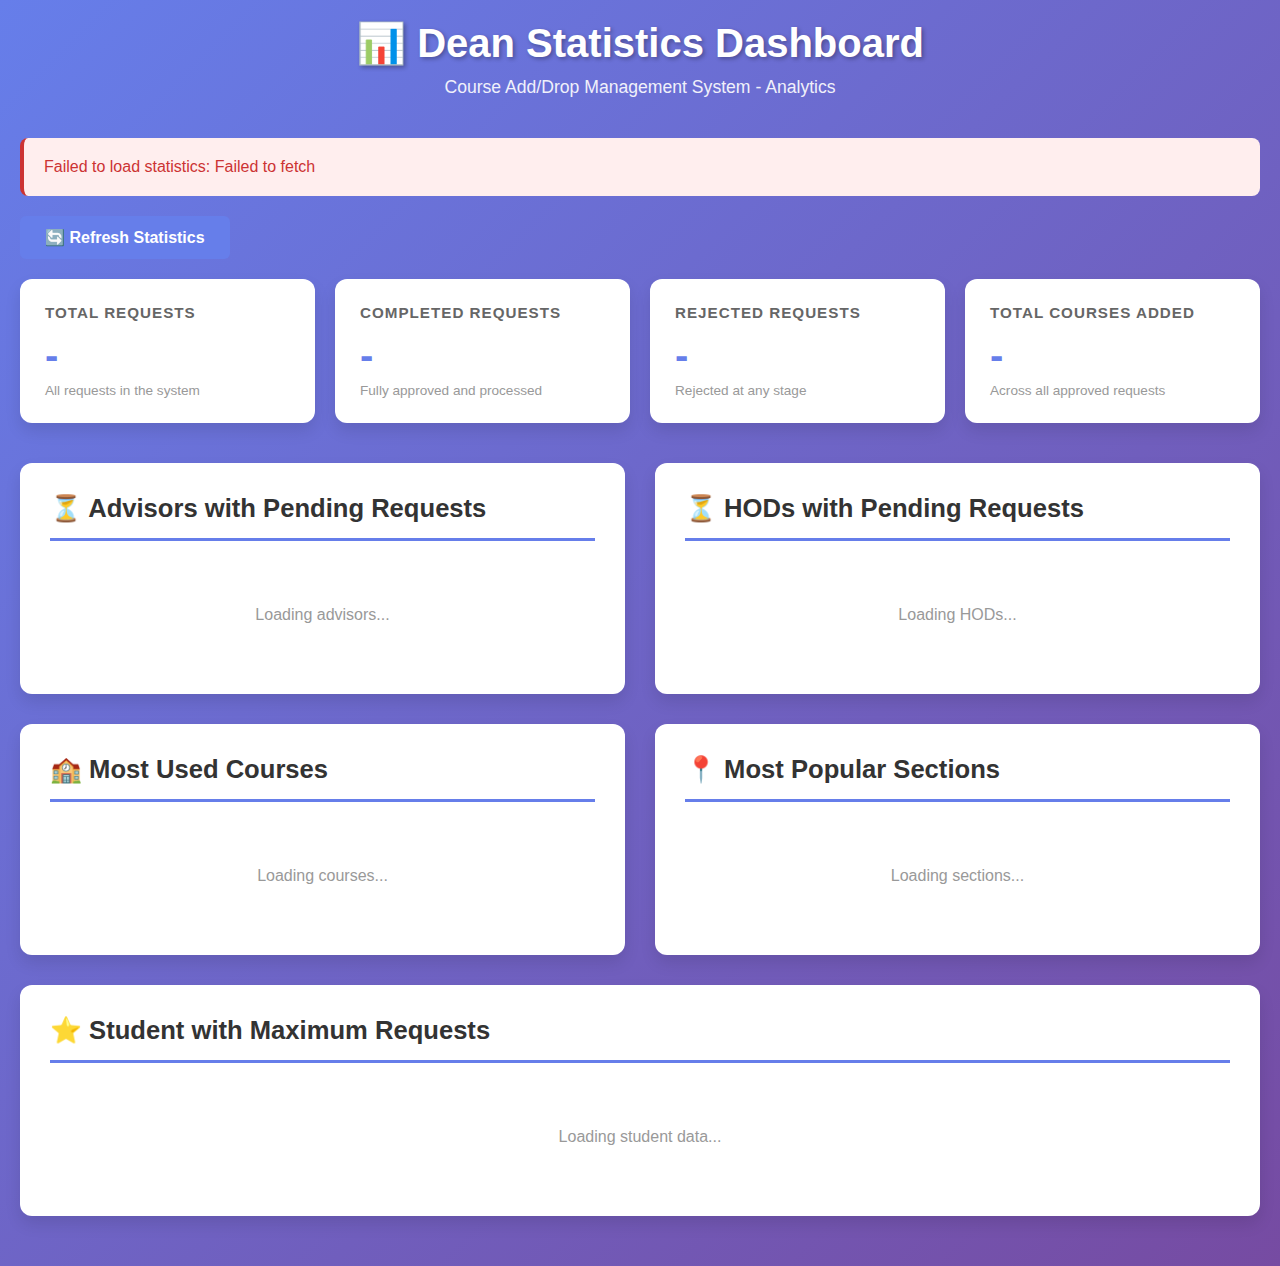
<file: pages/dean-stats.html>
<!DOCTYPE html>
<html lang="en">
<head>
    <meta charset="UTF-8">
    <meta name="viewport" content="width=device-width, initial-scale=1.0">
    <title>Dean Statistics Dashboard</title>
    <style>
        * {
            margin: 0;
            padding: 0;
            box-sizing: border-box;
        }

        body {
            font-family: 'Segoe UI', Tahoma, Geneva, Verdana, sans-serif;
            background: linear-gradient(135deg, #667eea 0%, #764ba2 100%);
            min-height: 100vh;
            padding: 20px;
        }

        .container {
            max-width: 1400px;
            margin: 0 auto;
        }

        header {
            text-align: center;
            color: white;
            margin-bottom: 40px;
        }

        header h1 {
            font-size: 2.5em;
            margin-bottom: 10px;
            text-shadow: 2px 2px 4px rgba(0,0,0,0.3);
        }

        header p {
            font-size: 1.1em;
            opacity: 0.9;
        }

        .stats-grid {
            display: grid;
            grid-template-columns: repeat(auto-fit, minmax(280px, 1fr));
            gap: 20px;
            margin-bottom: 40px;
        }

        .stat-card {
            background: white;
            border-radius: 12px;
            padding: 25px;
            box-shadow: 0 8px 16px rgba(0,0,0,0.1);
            transition: transform 0.3s, box-shadow 0.3s;
        }

        .stat-card:hover {
            transform: translateY(-5px);
            box-shadow: 0 12px 24px rgba(0,0,0,0.2);
        }

        .stat-label {
            font-size: 0.95em;
            color: #666;
            text-transform: uppercase;
            letter-spacing: 1px;
            font-weight: 600;
            margin-bottom: 12px;
        }

        .stat-value {
            font-size: 2.5em;
            font-weight: bold;
            color: #667eea;
            margin-bottom: 5px;
        }

        .stat-subtext {
            font-size: 0.85em;
            color: #999;
        }

        .section {
            background: white;
            border-radius: 12px;
            padding: 30px;
            margin-bottom: 30px;
            box-shadow: 0 8px 16px rgba(0,0,0,0.1);
        }

        .section-title {
            font-size: 1.6em;
            color: #333;
            margin-bottom: 25px;
            padding-bottom: 15px;
            border-bottom: 3px solid #667eea;
        }

        .list-item {
            display: flex;
            justify-content: space-between;
            align-items: center;
            padding: 15px;
            border-bottom: 1px solid #eee;
            transition: background 0.2s;
        }

        .list-item:hover {
            background: #f9f9f9;
        }

        .list-item:last-child {
            border-bottom: none;
        }

        .list-name {
            font-weight: 600;
            color: #333;
            flex: 1;
        }

        .list-count {
            background: #667eea;
            color: white;
            padding: 8px 16px;
            border-radius: 20px;
            font-weight: 600;
            min-width: 60px;
            text-align: center;
        }

        .empty-state {
            text-align: center;
            padding: 40px 20px;
            color: #999;
        }

        .empty-state svg {
            width: 80px;
            height: 80px;
            margin-bottom: 20px;
            opacity: 0.5;
        }

        .loading {
            text-align: center;
            padding: 40px;
        }

        .spinner {
            border: 4px solid #f3f3f3;
            border-top: 4px solid #667eea;
            border-radius: 50%;
            width: 40px;
            height: 40px;
            animation: spin 1s linear infinite;
            margin: 0 auto;
        }

        @keyframes spin {
            0% { transform: rotate(0deg); }
            100% { transform: rotate(360deg); }
        }

        .refresh-btn {
            background: #667eea;
            color: white;
            border: none;
            padding: 12px 25px;
            border-radius: 6px;
            cursor: pointer;
            font-size: 1em;
            font-weight: 600;
            transition: background 0.3s;
            margin-bottom: 20px;
        }

        .refresh-btn:hover {
            background: #764ba2;
        }

        .timestamp {
            text-align: center;
            color: #999;
            font-size: 0.9em;
            margin-top: 30px;
        }

        .error {
            background: #fee;
            color: #c33;
            padding: 20px;
            border-radius: 8px;
            border-left: 4px solid #c33;
            margin-bottom: 20px;
        }

        .two-column {
            display: grid;
            grid-template-columns: 1fr 1fr;
            gap: 30px;
        }

        @media (max-width: 768px) {
            .two-column {
                grid-template-columns: 1fr;
            }

            header h1 {
                font-size: 1.8em;
            }

            .stats-grid {
                grid-template-columns: 1fr;
            }
        }
    </style>
</head>
<body>
    <div class="container">
        <header>
            <h1>📊 Dean Statistics Dashboard</h1>
            <p>Course Add/Drop Management System - Analytics</p>
        </header>

        <div id="error-container"></div>

        <button class="refresh-btn" onclick="loadStatistics()">🔄 Refresh Statistics</button>

        <!-- Summary Stats -->
        <div class="stats-grid">
            <div class="stat-card">
                <div class="stat-label">Total Requests</div>
                <div class="stat-value" id="total-requests">-</div>
                <div class="stat-subtext">All requests in the system</div>
            </div>

            <div class="stat-card">
                <div class="stat-label">Completed Requests</div>
                <div class="stat-value" id="completed-requests">-</div>
                <div class="stat-subtext">Fully approved and processed</div>
            </div>

            <div class="stat-card">
                <div class="stat-label">Rejected Requests</div>
                <div class="stat-value" id="rejected-requests">-</div>
                <div class="stat-subtext">Rejected at any stage</div>
            </div>

            <div class="stat-card">
                <div class="stat-label">Total Courses Added</div>
                <div class="stat-value" id="courses-added">-</div>
                <div class="stat-subtext">Across all approved requests</div>
            </div>
        </div>

        <!-- Advisors & HODs Pending -->
        <div class="two-column">
            <div class="section">
                <h2 class="section-title">⏳ Advisors with Pending Requests</h2>
                <div id="advisors-pending">
                    <div class="empty-state">
                        <p>Loading advisors...</p>
                    </div>
                </div>
            </div>

            <div class="section">
                <h2 class="section-title">⏳ HODs with Pending Requests</h2>
                <div id="hods-pending">
                    <div class="empty-state">
                        <p>Loading HODs...</p>
                    </div>
                </div>
            </div>
        </div>

        <!-- Courses & Sections -->
        <div class="two-column">
            <div class="section">
                <h2 class="section-title">🏫 Most Used Courses</h2>
                <div id="most-used-courses">
                    <div class="empty-state">
                        <p>Loading courses...</p>
                    </div>
                </div>
            </div>

            <div class="section">
                <h2 class="section-title">📍 Most Popular Sections</h2>
                <div id="most-popular-sections">
                    <div class="empty-state">
                        <p>Loading sections...</p>
                    </div>
                </div>
            </div>
        </div>

        <!-- Top Student -->
        <div class="section">
            <h2 class="section-title">⭐ Student with Maximum Requests</h2>
            <div id="top-student">
                <div class="empty-state">
                    <p>Loading student data...</p>
                </div>
            </div>
        </div>

        <div class="timestamp" id="timestamp"></div>
    </div>

    <script>
        // Configuration
        const CONFIG = {
            BACKEND_URL: 'https://script.google.com/macros/s/AKfycbyet9FADuTnTl2xh0IbUPBCCC5QV052RL9lx74Ad_GaQ1Wn7DGGI9xA4I9ZTZ0Uvi-KeA/exec'
        };

        async function loadStatistics() {
            try {
                clearError();

                const response = await fetch(CONFIG.BACKEND_URL, {
                    method: 'POST',
                    body: JSON.stringify({
                        action: 'getDeanStatistics',
                        data: {}
                    })
                });

                if (!response.ok) {
                    throw new Error(`HTTP error! status: ${response.status}`);
                }

                const result = await response.json();

                if (!result.success) {
                    showError(result.message || 'Failed to load statistics');
                    return;
                }

                displayStatistics(result.data);
            } catch (error) {
                console.error('Error loading statistics:', error);
                showError('Failed to load statistics: ' + error.message);
            }
        }

        function displayStatistics(data) {
            // Summary stats
            document.getElementById('total-requests').textContent = data.summary.totalRequests;
            document.getElementById('completed-requests').textContent = data.summary.completedRequests;
            document.getElementById('rejected-requests').textContent = data.summary.rejectedRequests;
            document.getElementById('courses-added').textContent = data.summary.totalCoursesAdded;

            // Advisors with pending
            displayAdvisorsPending(data.advisorsPending);

            // HODs with pending
            displayHODsPending(data.hodsPending);

            // Most used courses
            displayMostUsedCourses(data.mostUsedCourses);

            // Most popular sections
            displayMostPopularSections(data.mostPopularSections);

            // Top student
            displayTopStudent(data.studentWithMaxRequests);

            // Timestamp
            const date = new Date(data.timestamp);
            document.getElementById('timestamp').textContent = `Last updated: ${date.toLocaleString()}`;
        }

        function displayAdvisorsPending(advisors) {
            const container = document.getElementById('advisors-pending');

            if (!advisors || advisors.length === 0) {
                container.innerHTML = '<div class="empty-state"><p>No advisors with pending requests</p></div>';
                return;
            }

            container.innerHTML = advisors.map(advisor => `
                <div class="list-item">
                    <div>
                        <div class="list-name">${advisor.advisorName}</div>
                        <div class="stat-subtext">${advisor.advisorEmail || 'No email'}</div>
                    </div>
                    <div class="list-count">${advisor.count}</div>
                </div>
            `).join('');
        }

        function displayHODsPending(hods) {
            const container = document.getElementById('hods-pending');

            if (!hods || hods.length === 0) {
                container.innerHTML = '<div class="empty-state"><p>No HODs with pending requests</p></div>';
                return;
            }

            container.innerHTML = hods.map(hod => `
                <div class="list-item">
                    <div class="list-name">${hod.hodName}</div>
                    <div class="list-count">${hod.count}</div>
                </div>
            `).join('');
        }

        function displayMostUsedCourses(courses) {
            const container = document.getElementById('most-used-courses');

            if (!courses || courses.length === 0) {
                container.innerHTML = '<div class="empty-state"><p>No course data available</p></div>';
                return;
            }

            container.innerHTML = courses.map(item => `
                <div class="list-item">
                    <div class="list-name">${item.course}</div>
                    <div class="list-count">${item.count}</div>
                </div>
            `).join('');
        }

        function displayMostPopularSections(sections) {
            const container = document.getElementById('most-popular-sections');

            if (!sections || sections.length === 0) {
                container.innerHTML = '<div class="empty-state"><p>No section data available</p></div>';
                return;
            }

            container.innerHTML = sections.map(item => `
                <div class="list-item">
                    <div class="list-name">Section ${item.section}</div>
                    <div class="list-count">${item.count}</div>
                </div>
            `).join('');
        }

        function displayTopStudent(student) {
            const container = document.getElementById('top-student');

            if (!student) {
                container.innerHTML = '<div class="empty-state"><p>No student data available</p></div>';
                return;
            }

            container.innerHTML = `
                <div style="padding: 20px;">
                    <div style="display: grid; grid-template-columns: 1fr 1fr; gap: 20px;">
                        <div>
                            <div class="stat-label">Student Name</div>
                            <div style="font-size: 1.3em; color: #333; font-weight: 600; margin-bottom: 15px;">${student.studentName}</div>
                        </div>
                        <div>
                            <div class="stat-label">Total Requests</div>
                            <div style="font-size: 1.3em; color: #667eea; font-weight: 600; margin-bottom: 15px;">${student.requestCount}</div>
                        </div>
                    </div>
                    <div>
                        <div class="stat-label">Email</div>
                        <div style="font-size: 1em; color: #666;">${student.studentEmail}</div>
                    </div>
                    <div style="margin-top: 15px;">
                        <div class="stat-label">Student ID</div>
                        <div style="font-size: 1em; color: #666; font-family: monospace;">${student.studentId}</div>
                    </div>
                </div>
            `;
        }

        function showError(message) {
            const container = document.getElementById('error-container');
            container.innerHTML = `<div class="error">${message}</div>`;
        }

        function clearError() {
            document.getElementById('error-container').innerHTML = '';
        }

        // Load statistics on page load
        window.addEventListener('DOMContentLoaded', loadStatistics);
    </script>
</body>
</html>
</file>
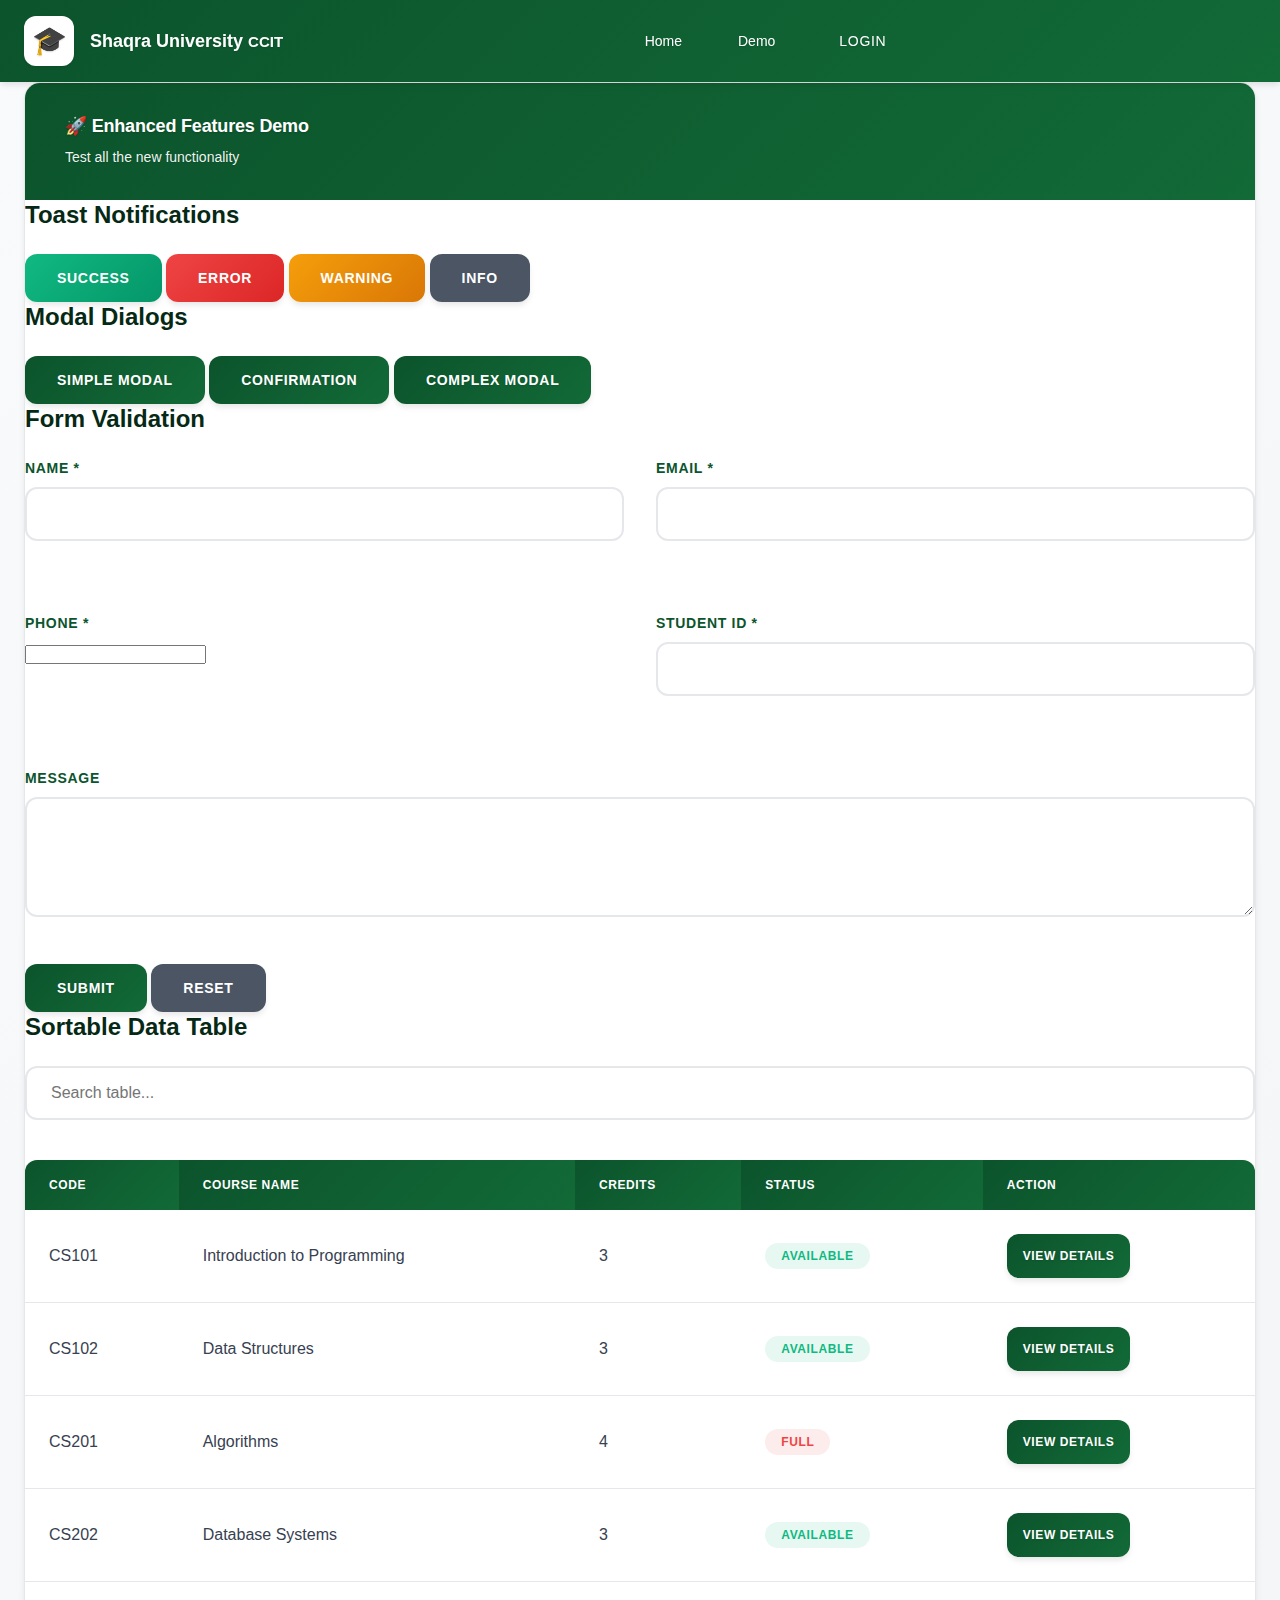
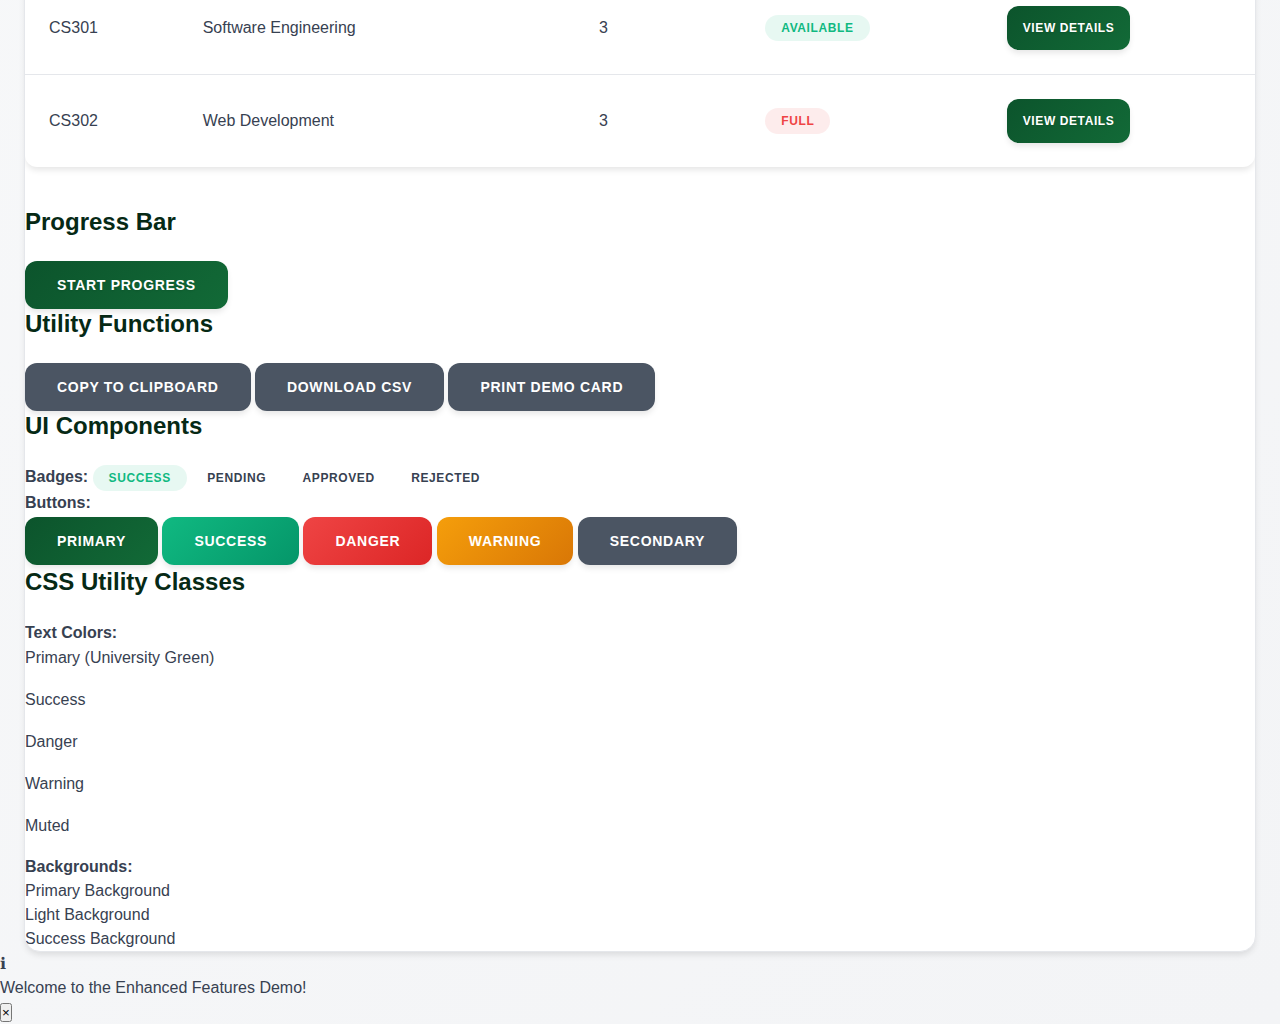
<file: pages/features-demo.html>
<!DOCTYPE html>
<html lang="en">
<head>
  <meta charset="UTF-8">
  <meta name="viewport" content="width=device-width, initial-scale=1.0">
  <title>Enhanced Features Demo - Shaqra University</title>
  <link rel="stylesheet" href="../style.css">
</head>
<body>
  <!-- Navigation -->
  <nav class="navbar">
    <div class="nav-container">
      <a href="../index.html" class="logo">
        <div class="logo-icon">🎓</div>
        <div class="su-logo-text">
          Shaqra University
          <small>CCIT</small>
        </div>
      </a>
      <ul class="nav-links">
        <li><a href="../index.html">Home</a></li>
        <li><a href="features-demo.html">Demo</a></li>
        <li><a href="login.html" class="btn">Login</a></li>
      </ul>
    </div>
  </nav>

  <!-- Main Content -->
  <div class="container">
    <div class="card">
      <div class="card-header">
        <h2>🚀 Enhanced Features Demo</h2>
        <p>Test all the new functionality</p>
      </div>

      <!-- Toast Notifications Demo -->
      <div class="mb-3 p-3 bg-light rounded">
        <h3 class="text-primary mb-2">Toast Notifications</h3>
        <div class="d-flex gap-2 flex-wrap">
          <button class="btn btn-success" onclick="toast.success('Success message!')">Success</button>
          <button class="btn btn-danger" onclick="toast.error('Error message!')">Error</button>
          <button class="btn btn-warning" onclick="toast.warning('Warning message!')">Warning</button>
          <button class="btn btn-secondary" onclick="toast.info('Info message!')">Info</button>
        </div>
      </div>

      <!-- Modal Demo -->
      <div class="mb-3 p-3 bg-light rounded">
        <h3 class="text-primary mb-2">Modal Dialogs</h3>
        <div class="d-flex gap-2 flex-wrap">
          <button class="btn btn-primary" onclick="showSimpleModal()">Simple Modal</button>
          <button class="btn btn-primary" onclick="showConfirmModal()">Confirmation</button>
          <button class="btn btn-primary" onclick="showComplexModal()">Complex Modal</button>
        </div>
      </div>

      <!-- Form Validation Demo -->
      <div class="mb-3 p-3 bg-light rounded">
        <h3 class="text-primary mb-2">Form Validation</h3>
        <form id="demoForm" onsubmit="handleDemoSubmit(event)">
          <div class="form-row">
            <div class="form-group">
              <label for="name">Name *</label>
              <input type="text" id="name" name="name" class="form-control" required>
            </div>
            <div class="form-group">
              <label for="email">Email *</label>
              <input type="email" id="email" name="email" class="form-control" required>
            </div>
          </div>
          <div class="form-row">
            <div class="form-group">
              <label for="phone">Phone *</label>
              <input type="tel" id="phone" name="phone" class="form-control" required>
            </div>
            <div class="form-group">
              <label for="studentId">Student ID *</label>
              <input type="text" id="studentId" name="studentId" class="form-control" required>
            </div>
          </div>
          <div class="form-group">
            <label for="message">Message</label>
            <textarea id="message" name="message" rows="3" class="form-control"></textarea>
          </div>
          <div class="d-flex gap-2">
            <button type="submit" class="btn btn-primary">Submit</button>
            <button type="button" class="btn btn-secondary" onclick="document.getElementById('demoForm').reset()">Reset</button>
          </div>
        </form>
      </div>

      <!-- Data Table Demo -->
      <div class="mb-3 p-3 bg-light rounded">
        <h3 class="text-primary mb-2">Sortable Data Table</h3>
        <div class="form-group">
          <input type="text" id="tableSearch" class="form-control" placeholder="Search table..." onkeyup="handleTableSearch(event)">
        </div>
        <div class="table-container">
          <table id="demoTable" class="data-table">
            <thead></thead>
            <tbody></tbody>
          </table>
        </div>
      </div>

      <!-- Progress Bar Demo -->
      <div class="mb-3 p-3 bg-light rounded">
        <h3 class="text-primary mb-2">Progress Bar</h3>
        <button class="btn btn-primary" onclick="simulateProgress()">Start Progress</button>
        <div id="progressDemo" class="progress-container mt-2" style="display: none;">
          <div class="progress-bar" style="width: 0%"></div>
        </div>
      </div>

      <!-- Utility Functions Demo -->
      <div class="mb-3 p-3 bg-light rounded">
        <h3 class="text-primary mb-2">Utility Functions</h3>
        <div class="d-flex gap-2 flex-wrap">
          <button class="btn btn-secondary" onclick="copyToClipboard('Copied text!')">Copy to Clipboard</button>
          <button class="btn btn-secondary" onclick="downloadSample()">Download CSV</button>
          <button class="btn btn-secondary" onclick="printElement('demoCard')">Print Demo Card</button>
        </div>
      </div>

      <!-- UI Components Demo -->
      <div class="mb-3 p-3 bg-light rounded" id="demoCard">
        <h3 class="text-primary mb-2">UI Components</h3>
        
        <!-- Badges -->
        <div class="mb-2">
          <strong>Badges:</strong>
          <span class="badge badge-success">Success</span>
          <span class="badge badge-pending">Pending</span>
          <span class="badge badge-approved">Approved</span>
          <span class="badge badge-rejected">Rejected</span>
        </div>

        <!-- Alerts -->
        <div class="alert alert-info mb-2">
          <span>ℹ️</span>
          <span>This is an info alert!</span>
        </div>
        <div class="alert alert-success mb-2">
          <span>✓</span>
          <span>This is a success alert!</span>
        </div>
        <div class="alert alert-danger mb-2">
          <span>✕</span>
          <span>This is a danger alert!</span>
        </div>

        <!-- Buttons -->
        <div class="mb-2">
          <strong>Buttons:</strong><br>
          <div class="d-flex gap-2 flex-wrap mt-1">
            <button class="btn btn-primary">Primary</button>
            <button class="btn btn-success">Success</button>
            <button class="btn btn-danger">Danger</button>
            <button class="btn btn-warning">Warning</button>
            <button class="btn btn-secondary">Secondary</button>
            <button class="btn btn-outline">Outline</button>
          </div>
        </div>
      </div>

      <!-- CSS Classes Demo -->
      <div class="mb-3 p-3 bg-light rounded">
        <h3 class="text-primary mb-2">CSS Utility Classes</h3>
        <div class="row">
          <div class="col-md-6 mb-2">
            <strong>Text Colors:</strong>
            <p class="text-primary mb-1">Primary (University Green)</p>
            <p class="text-success mb-1">Success</p>
            <p class="text-danger mb-1">Danger</p>
            <p class="text-warning mb-1">Warning</p>
            <p class="text-muted mb-0">Muted</p>
          </div>
          <div class="col-md-6 mb-2">
            <strong>Backgrounds:</strong>
            <div class="bg-primary text-white p-2 rounded mb-1">Primary Background</div>
            <div class="bg-light p-2 rounded mb-1">Light Background</div>
            <div class="bg-success text-white p-2 rounded">Success Background</div>
          </div>
        </div>
      </div>
    </div>
  </div>

  <!-- Scripts -->
  <script src="../script.js"></script>
  <script>
    // Initialize form validator
    const validator = new FormValidator('demoForm');
    
    // Add validation rules
    validator.addRule('name', {
      required: true,
      minLength: 3,
      requiredMessage: 'Name is required'
    });

    validator.addRule('email', {
      required: true,
      email: true,
      requiredMessage: 'Email is required'
    });

    validator.addRule('phone', {
      required: true,
      pattern: /^[0-9]{10,15}$/,
      patternMessage: 'Phone must be 10-15 digits'
    });

    validator.addRule('studentId', {
      required: true,
      pattern: /^[0-9]{9}$/,
      patternMessage: 'Student ID must be 9 digits'
    });

    // Form submission handler
    function handleDemoSubmit(event) {
      event.preventDefault();
      
      const rules = {
        name: { required: true, minLength: 3 },
        email: { required: true, email: true },
        phone: { required: true, pattern: /^[0-9]{10,15}$/ },
        studentId: { required: true, pattern: /^[0-9]{9}$/ }
      };

      if (!validator.validateAll(rules)) {
        toast.error('Please fix the errors in the form');
        return;
      }

      const formData = new FormData(event.target);
      const data = Object.fromEntries(formData);
      
      console.log('Form data:', data);
      toast.success('Form submitted successfully!');
      event.target.reset();
    }

    // Modal demos
    function showSimpleModal() {
      modalManager.create('simpleModal', 'Simple Modal', `
        <p>This is a simple modal dialog.</p>
        <p>You can put any content here!</p>
      `, {
        footer: '<button class="btn btn-primary" onclick="modalManager.close(\'simpleModal\')">Close</button>'
      });
    }

    function showConfirmModal() {
      modalManager.confirm(
        'Confirmation Required',
        'Are you sure you want to proceed with this action?',
        () => {
          toast.success('Action confirmed!');
        }
      );
    }

    function showComplexModal() {
      modalManager.create('complexModal', 'Complex Modal', `
        <form id="modalForm">
          <div class="form-group">
            <label>Enter your name:</label>
            <input type="text" class="form-control" name="modalName" required>
          </div>
          <div class="form-group">
            <label>Select option:</label>
            <select class="form-control" name="modalOption">
              <option value="1">Option 1</option>
              <option value="2">Option 2</option>
              <option value="3">Option 3</option>
            </select>
          </div>
        </form>
      `, {
        footer: `
          <button class="btn btn-secondary" onclick="modalManager.close('complexModal')">Cancel</button>
          <button class="btn btn-primary" onclick="handleModalFormSubmit()">Submit</button>
        `
      });
    }

    function handleModalFormSubmit() {
      const form = document.getElementById('modalForm');
      const formData = new FormData(form);
      const data = Object.fromEntries(formData);
      
      if (!data.modalName) {
        toast.error('Name is required');
        return;
      }
      
      console.log('Modal form data:', data);
      toast.success('Modal form submitted!');
      modalManager.close('complexModal');
    }

    // Data table demo
    const sampleData = [
      { id: 1, code: 'CS101', name: 'Introduction to Programming', credits: 3, status: 'Available' },
      { id: 2, code: 'CS102', name: 'Data Structures', credits: 3, status: 'Available' },
      { id: 3, code: 'CS201', name: 'Algorithms', credits: 4, status: 'Full' },
      { id: 4, code: 'CS202', name: 'Database Systems', credits: 3, status: 'Available' },
      { id: 5, code: 'CS301', name: 'Software Engineering', credits: 3, status: 'Available' },
      { id: 6, code: 'CS302', name: 'Web Development', credits: 3, status: 'Full' }
    ];

    const columns = [
      { key: 'code', label: 'Code' },
      { key: 'name', label: 'Course Name' },
      { key: 'credits', label: 'Credits' },
      { 
        key: 'status', 
        label: 'Status',
        render: (value) => {
          const className = value === 'Available' ? 'badge-success' : 'badge-danger';
          return `<span class="badge ${className}">${value}</span>`;
        }
      },
      {
        key: 'action',
        label: 'Action',
        render: (_, row) => `
          <button class="btn btn-sm btn-primary" onclick="handleCourseAction(${row.id})">
            View Details
          </button>
        `
      }
    ];

    const demoTable = new DataTable('demoTable', sampleData, columns);
    demoTable.render();

    function handleTableSearch(event) {
      demoTable.filter(event.target.value);
    }

    function handleCourseAction(courseId) {
      const course = sampleData.find(c => c.id === courseId);
      toast.info(`Viewing details for: ${course.name}`);
    }

    // Progress bar demo
    function simulateProgress() {
      const container = document.getElementById('progressDemo');
      const bar = container.querySelector('.progress-bar');
      container.style.display = 'block';
      
      let progress = 0;
      const interval = setInterval(() => {
        progress += 10;
        bar.style.width = progress + '%';
        
        if (progress >= 100) {
          clearInterval(interval);
          setTimeout(() => {
            container.style.display = 'none';
            bar.style.width = '0%';
            toast.success('Progress complete!');
          }, 500);
        }
      }, 300);
    }

    // Download demo
    function downloadSample() {
      const csv = [
        'Code,Name,Credits,Status',
        'CS101,Introduction to Programming,3,Available',
        'CS102,Data Structures,3,Available',
        'CS201,Algorithms,4,Full'
      ].join('\n');
      
      downloadFile(csv, 'courses.csv', 'text/csv');
    }

    // Enable auto-save for the demo form
    enableAutoSave('demoForm', 'demo_form_data');

    // Show welcome message
    setTimeout(() => {
      toast.info('Welcome to the Enhanced Features Demo!');
    }, 500);
  </script>
</body>
</html>
</file>
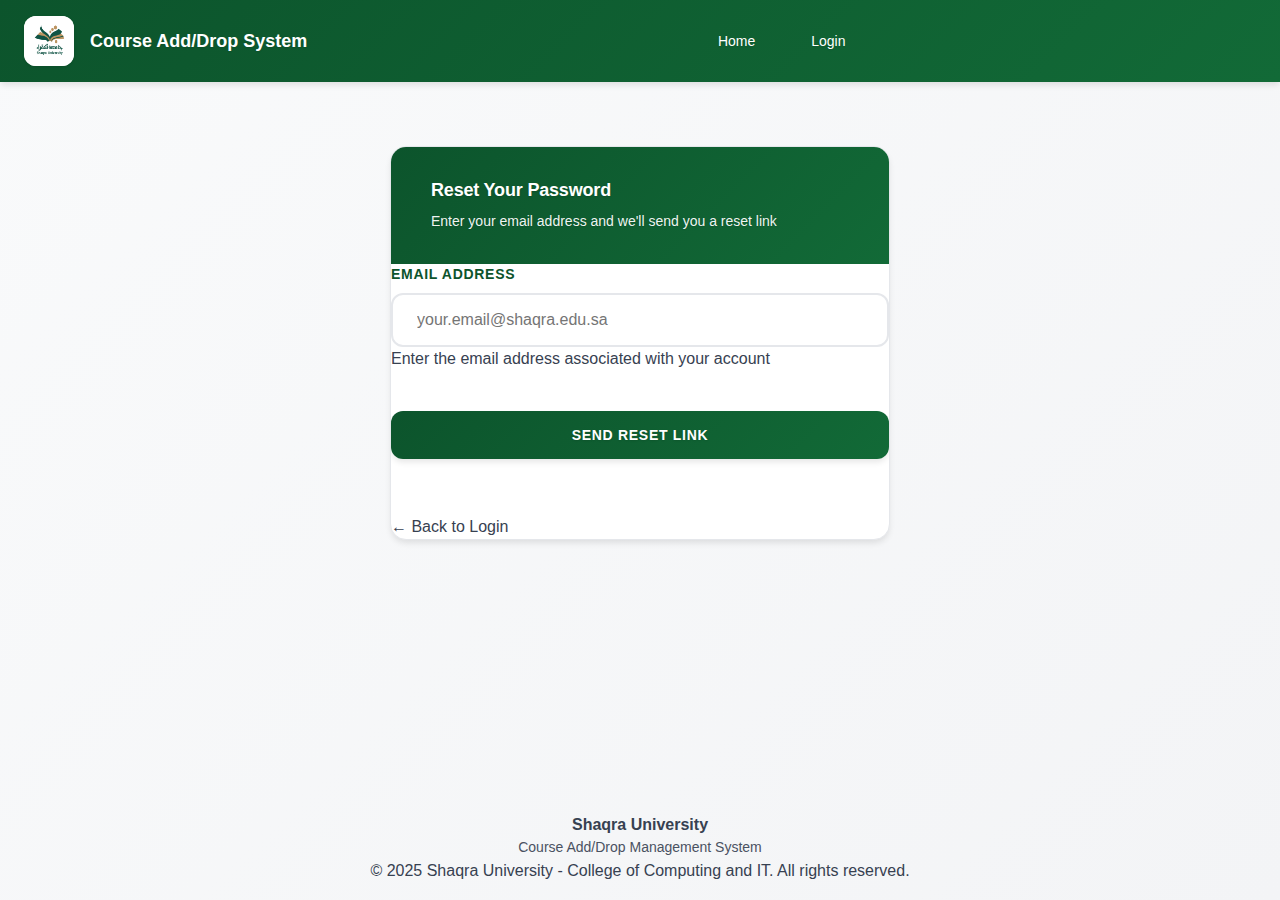
<file: pages/forgot-password.html>
<!DOCTYPE html>
<html lang="en">
<head>
  <meta charset="UTF-8">
  <meta name="viewport" content="width=device-width, initial-scale=1.0">
  <title>Forgot Password - Course Add/Drop System</title>
  <link rel="stylesheet" href="../style.css">
</head>
<body>
  <!-- Navigation -->
  <nav class="navbar">
    <div class="nav-container">
      <a href="../index.html" class="logo">
        <div class="logo-icon">
          <img src="../assets/LogoC.JPG" alt="Shaqra University Logo">
        </div>
        <span>Course Add/Drop System</span>
      </a>
      <ul class="nav-links">
        <li><a href="../index.html">Home</a></li>
        <li><a href="login.html">Login</a></li>
      </ul>
    </div>
  </nav>

  <!-- Forgot Password Form -->
  <div class="container">
    <div class="card" style="max-width: 500px; margin: 4rem auto;">
      <div class="card-header text-center">
        <h2>Reset Your Password</h2>
        <p>Enter your email address and we'll send you a reset link</p>
      </div>

      <form id="forgotPasswordForm">
        <div class="form-group">
          <label for="email">Email Address</label>
          <input type="email" id="email" name="email" required placeholder="your.email@shaqra.edu.sa">
          <div class="form-help">Enter the email address associated with your account</div>
        </div>

        <div class="form-group">
          <button type="submit" class="btn btn-primary btn-block">Send Reset Link</button>
        </div>

        <div class="text-center">
          <a href="login.html" style="color: var(--secondary-color); text-decoration: none;">← Back to Login</a>
        </div>
      </form>
    </div>
  </div>

  <!-- Footer -->
  <footer class="footer">
    <div class="container">
      <div class="footer-logo">
        <div style="text-align: center;">
          <div style="font-weight: var(--font-weight-bold); font-size: var(--font-size-base); text-align: center;">Shaqra University</div>
          <div style="font-size: var(--font-size-sm); opacity: 0.9; text-align: center;">Course Add/Drop Management System</div>
        </div>
      </div>
      <p style="text-align: center;">&copy; 2025 Shaqra University - College of Computing and IT. All rights reserved.</p>
    </div>
  </footer>

  <!-- Scripts -->
  <script src="../script.js"></script>
  <script>
    document.getElementById('forgotPasswordForm').addEventListener('submit', async (e) => {
      e.preventDefault();
      
      const formData = DACSystem.getFormData('forgotPasswordForm');
      
      try {
        await DACSystem.resetPassword(formData.email);
        
        DACSystem.showAlert('Password reset link has been sent to your email!', 'success');
        
        setTimeout(() => {
          window.location.href = 'login.html';
        }, 3000);
        
      } catch (error) {
        DACSystem.showAlert('Could not process request. Please verify your email address.', 'danger');
      }
    });
  </script>
</body>
</html>
</file>
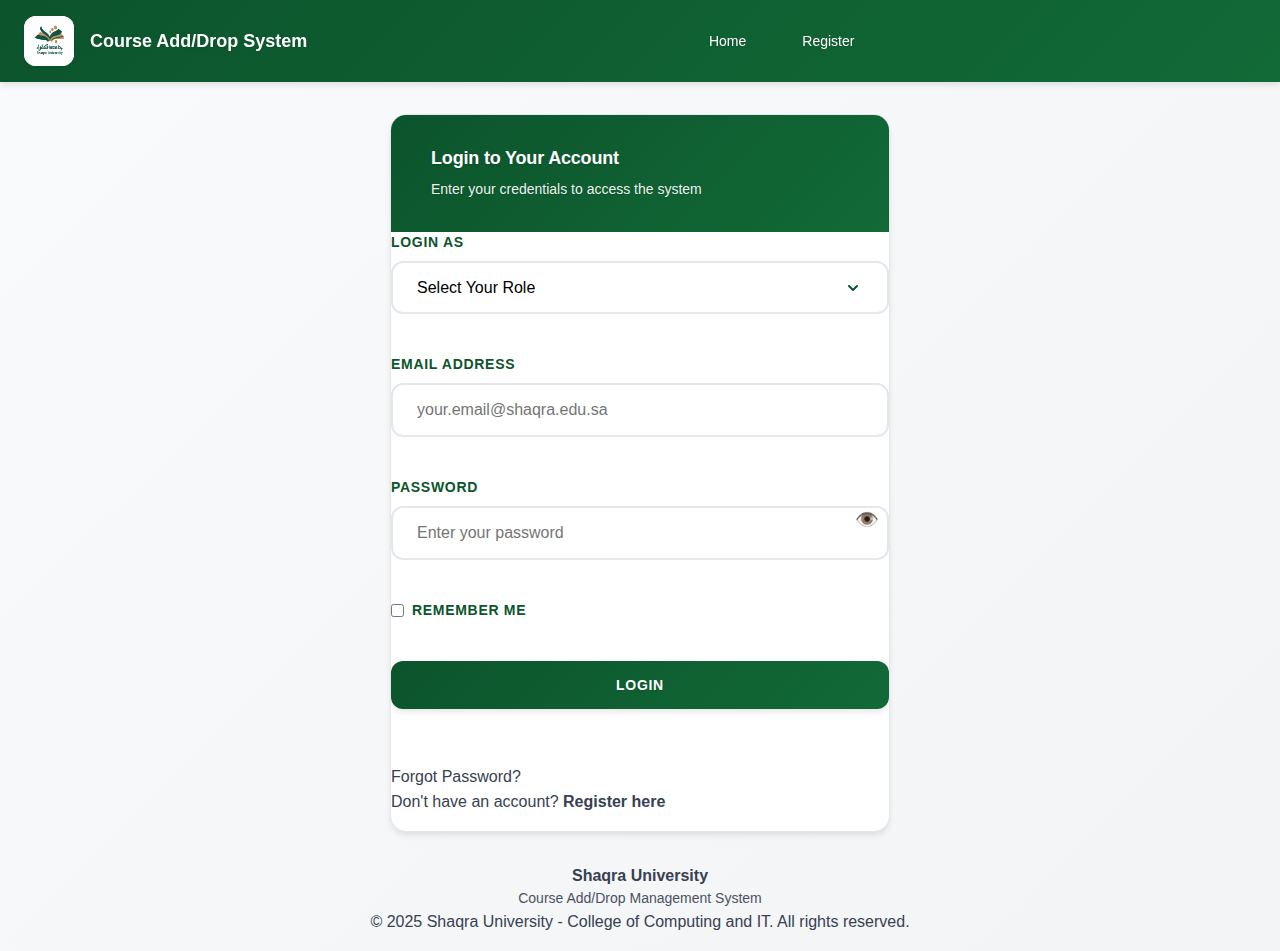
<file: pages/hod-dashboard.html>
<!DOCTYPE html>
<html lang="en">
<head>
  <meta charset="UTF-8">
  <meta name="viewport" content="width=device-width, initial-scale=1.0">
  <title>HOD Dashboard - Course Add/Drop System</title>
  <link rel="stylesheet" href="../style.css">
</head>
<body>
  <!-- Navigation -->
  <nav class="navbar">
    <div class="nav-container">
      <a href="../index.html" class="logo">
        <div class="logo-icon">
          <img src="../assets/LogoC.JPG" alt="Shaqra University Logo">
        </div>
        <span>Course Add/Drop System</span>
      </a>
      <ul class="nav-links">
        <li><a href="hod-dashboard.html">Dashboard</a></li>
        <li><a href="profile.html">Profile</a></li>
        <li><a href="#" id="logoutBtn">Logout</a></li>
      </ul>
      <button class="hamburger" aria-label="Toggle navigation menu">☰</button>
    </div>
  </nav>

  <div class="container">
    <div class="dashboard">
      <!-- Sidebar -->
      <aside class="sidebar">
        <div class="sidebar-header">
          <div class="user-name">HOD Name</div>
          <div class="user-role">Head of Department</div>
          <div class="user-dept">Department</div>
        </div>
        <ul class="sidebar-menu">
          <li><a href="hod-dashboard.html" class="active"><span class="icon">📊</span> Dashboard</a></li>
          <li><a href="#" id="pendingBtn"><span class="icon">⏳</span> Pending Requests</a></li>
          <li><a href="#" id="reviewedBtn"><span class="icon">✓</span> Reviewed</a></li>
          <li><a href="analytics-dashboard.html"><span class="icon">📈</span> Analytics</a></li>
          <li><a href="profile.html"><span class="icon">👤</span> My Profile</a></li>
          <li><a href="#" id="sidebarLogout"><span class="icon">🚪</span> Logout</a></li>
        </ul>
      </aside>

      <!-- Main Content -->
      <main class="main-content">
        <!-- Dashboard Header -->
        <div class="dashboard-header">
          <button class="btn btn-secondary mobile-only" id="toggleSidebar" aria-label="Toggle sidebar" aria-expanded="true">☰ Menu</button>
          <h1>Head of Department Dashboard</h1>
          <p>Review advisor-approved requests</p>
          <div id="deptBadge" style="display:inline-block;margin-top:0.5rem;padding:0.25rem 0.5rem;border-radius:999px;background: var(--light-bg); color: var(--primary-color); font-weight:600; font-size:0.9rem;">Department: --</div>
        </div>

        <!-- Statistics Cards -->
        <div class="dashboard-stats">
          <div class="stat-card warning">
            <div class="stat-icon">⏳</div>
            <div class="stat-value" id="awaitingCount">0</div>
            <div class="stat-label">Awaiting Review</div>
          </div>
          <div class="stat-card success">
            <div class="stat-icon">✓</div>
            <div class="stat-value" id="approvedCount">0</div>
            <div class="stat-label">Approved</div>
          </div>
          <div class="stat-card danger">
            <div class="stat-icon">✗</div>
            <div class="stat-value" id="rejectedCount">0</div>
            <div class="stat-label">Rejected</div>
          </div>
          <div class="stat-card primary">
            <div class="stat-icon">📋</div>
            <div class="stat-value" id="totalCount">0</div>
            <div class="stat-label">Total Requests</div>
          </div>
        </div>

        <!-- Requests Table -->
        <div class="card">
          <div class="card-header flex-between">
            <div>
              <h2>Department Requests</h2>
              <p>Review advisor-approved student requests</p>
            </div>
            <div class="flex gap-2">
              <select id="filterStatus" class="form-group" style="margin: 0; padding: 0.6rem; border: 2px solid var(--border-color); border-radius: 8px;">
                <option value="all">All Requests</option>
                <option value="awaiting_hod" selected>Awaiting My Review</option>
                <option value="approved">Approved by Me</option>
                <option value="rejected">Rejected by Me</option>
              </select>
              <button class="btn btn-secondary" onclick="loadRequests()">🔄 Refresh</button>
            </div>
          </div>
          <div class="table-container">
            <table id="requestsTable">
              <thead>
                <tr>
                  <th>Request ID</th>
                  <th>Student</th>
                  <th>Advisor</th>
                  <th>Type</th>
                  <th>Course</th>
                  <th>Status</th>
                  <th>Actions</th>
                </tr>
              </thead>
              <tbody id="requestsTableBody">
                <tr>
                  <td colspan="7" class="text-center">Loading...</td>
                </tr>
              </tbody>
            </table>
          </div>
        </div>
      </main>
    </div>
  </div>

  <!-- Review Request Modal -->
  <div id="reviewModal" class="modal">
    <div class="modal-content" style="max-width: 800px;">
      <div class="modal-header">
        <h2>Review Request</h2>
        <button class="modal-close" onclick="DACSystem.hideModal('reviewModal')">&times;</button>
      </div>
      
      <div id="reviewContent"></div>

      <form id="reviewForm">
        <input type="hidden" id="reviewRequestId" name="requestId">
        
        <div class="form-group">
          <label for="hodComments">Comments (Optional)</label>
          <textarea id="hodComments" name="comments" placeholder="Add any comments or feedback"></textarea>
        </div>

        <div class="modal-footer">
          <button type="button" class="btn btn-secondary" onclick="DACSystem.hideModal('reviewModal')">Cancel</button>
          <button type="button" class="btn btn-danger" onclick="handleReview('rejected')">Reject</button>
          <button type="button" class="btn btn-success" onclick="handleReview('approved')">Approve</button>
        </div>
      </form>
    </div>
  </div>

  <!-- Scripts -->
  <script src="../script.js"></script>
  <script>
    if (!DACSystem.requireAuth() || DACSystem.getSession().role !== 'hod') {
      window.location.href = 'login.html';
    }

    const session = DACSystem.getSession();

    document.addEventListener('DOMContentLoaded', async () => {
      loadUserInfo();
      // Set department badge
      const dept = session.department || 'All';
      const el = document.getElementById('deptBadge');
      if (el) el.textContent = `Department: ${dept}`;
      await loadRequests();
      setupEventListeners();
      // Initialize sidebar toggle state
      const dash = document.querySelector('.dashboard');
      const btn = document.getElementById('toggleSidebar');
      if (dash && btn) {
        const updateAria = () => btn.setAttribute('aria-expanded', (!dash.classList.contains('collapsed')).toString());
        btn.addEventListener('click', () => { dash.classList.toggle('collapsed'); updateAria(); });
        updateAria();
      }
    });

    function loadUserInfo() {
      document.querySelector('.user-name').textContent = session.fullName;
      document.querySelector('.user-role').textContent = session.role.replace('_', ' ').toUpperCase();
      const deptEl = document.querySelector('.user-dept');
      if (deptEl) deptEl.textContent = session.department || '—';
    }

    async function loadRequests() {
      try {
        const filterStatus = document.getElementById('filterStatus').value;
        const allRequests = await DACSystem.getRequests('hod', session.id);
        
        let filteredRequests = allRequests;
        if (filterStatus !== 'all') {
          filteredRequests = allRequests.filter(r => {
            if (filterStatus === 'awaiting_hod') return r.status === 'awaiting_hod';
            if (filterStatus === 'approved') return r.hodApproval === 'approved';
            if (filterStatus === 'rejected') return r.hodApproval === 'rejected';
            return true;
          });
        }
        
        displayRequests(filteredRequests);
        updateStatistics(allRequests);
      } catch (error) {
        console.error('Error loading requests:', error);
        document.getElementById('requestsTableBody').innerHTML = 
          '<tr><td colspan="7" class="text-center">Error loading requests</td></tr>';
      }
    }

    function displayRequests(requests) {
      const tbody = document.getElementById('requestsTableBody');
      
      if (requests.length === 0) {
        tbody.innerHTML = '<tr><td colspan="7" class="text-center">No requests found</td></tr>';
        return;
      }

      tbody.innerHTML = requests.map(req => `
        <tr>
          <td><strong>#${req.id}</strong></td>
          <td>${req.studentName}<br><small style="color: var(--light-text);">UID: ${req.universityId || '—'}</small></td>
          <td>${req.advisorName || 'N/A'}</td>
          <td><span class="badge badge-${req.type === 'add' ? 'success' : 'warning'}">${req.type.toUpperCase()}</span></td>
          <td>${req.courseCode || 'N/A'}<br><small>${req.courseName || ''}</small></td>
          <td>${DACSystem.getStatusBadge(req.status)}</td>
          <td>
            ${req.status === 'awaiting_hod' ? 
              `<div style="display:flex; gap:0.35rem; flex-wrap: wrap;">
                 <button class="btn btn-primary" onclick="reviewRequest('${req.id}')" style="padding: 0.4rem 1rem;">Review</button>
                 <button class="btn btn-success" onclick="quickHodDecision('${req.id}','approved')" style="padding: 0.4rem 0.9rem;">Approve</button>
                 <button class="btn btn-danger" onclick="quickHodDecision('${req.id}','rejected')" style="padding: 0.4rem 0.9rem;">Reject</button>
               </div>` :
              `<button class="btn btn-secondary" onclick="viewRequest('${req.id}')" style="padding: 0.4rem 1rem;">View</button>`
            }
          </td>
        </tr>
      `).join('');
    }

    function updateStatistics(requests) {
      document.getElementById('totalCount').textContent = requests.length;
      document.getElementById('awaitingCount').textContent = 
        requests.filter(r => r.status === 'awaiting_hod').length;
      document.getElementById('approvedCount').textContent = 
        requests.filter(r => r.hodApproval === 'approved').length;
      document.getElementById('rejectedCount').textContent = 
        requests.filter(r => r.hodApproval === 'rejected').length;
    }

    function setupEventListeners() {
      document.getElementById('filterStatus').addEventListener('change', loadRequests);
      document.getElementById('pendingBtn').addEventListener('click', (e) => {
        e.preventDefault();
        document.getElementById('filterStatus').value = 'awaiting_hod';
        loadRequests();
      });
      document.getElementById('sidebarLogout').addEventListener('click', (e) => {
        e.preventDefault();
        DACSystem.logout();
      });
      document.getElementById('logoutBtn').addEventListener('click', (e) => {
        e.preventDefault();
        DACSystem.logout();
      });
    }

    async function reviewRequest(requestId) {
      try {
        const requests = await DACSystem.getRequests('hod', session.id);
        const request = requests.find(r => r.id === requestId);
        
        if (!request) {
          DACSystem.showAlert('Request not found', 'danger');
          return;
        }

        displayReviewContent(request);
        document.getElementById('reviewRequestId').value = requestId;
        // Ensure modal footer and inputs are in review mode
        resetModalFooter();
        const commentsEl = document.getElementById('hodComments');
        if (commentsEl) commentsEl.disabled = false;
        DACSystem.showModal('reviewModal');
      } catch (error) {
        DACSystem.showAlert('Error loading request details', 'danger');
      }
    }

    function displayReviewContent(request) {
      const content = document.getElementById('reviewContent');
      
      content.innerHTML = `
        <div class="course-card">
          <h3>Student Information</h3>
          <div class="course-details">
            <div class="course-detail"><strong>Name:</strong> ${request.studentName}</div>
            <div class="course-detail"><strong>University ID:</strong> ${request.universityId || 'N/A'}</div>
            <div class="course-detail"><strong>Advisor:</strong> ${request.advisorName || 'N/A'}</div>
          </div>

          <h3 style="margin-top: 1.5rem;">Request Details</h3>
          <div class="course-details">
            <div class="course-detail"><strong>Request ID:</strong> #${request.id}</div>
            <div class="course-detail"><strong>Type:</strong> ${request.type.toUpperCase()}</div>
            <div class="course-detail"><strong>Course:</strong> ${request.courseCode} - ${request.courseName}</div>
          </div>

          <h3 style="margin-top: 1.5rem;">Approval History</h3>
          <div class="timeline">
            <div class="timeline-item completed">
              <div class="timeline-content">
                <strong>Advisor Approval</strong>
                <p>${request.advisorComments || 'No comments'}</p>
              </div>
            </div>
          </div>

          <h3 style="margin-top: 1.5rem;">Student's Reason</h3>
          <p style="background: var(--light-bg); padding: 1rem; border-radius: 8px;">${request.reason}</p>

          ${request.pdfUrl ? `<h3 style="margin-top: 1.5rem;">Approval Document</h3><a href="${request.pdfUrl}" target="_blank" class="btn btn-primary" style="display: inline-block;">📄 Download Approval PDF</a>` : ''}
        </div>
      `;
    }

    async function handleReview(decision) {
      const requestId = document.getElementById('reviewRequestId').value;
      const comments = document.getElementById('hodComments').value;

      if (!confirm(`Are you sure you want to ${decision} this request?`)) {
        return;
      }

      const footer = document.querySelector('#reviewModal .modal-footer');
      const buttons = footer ? footer.querySelectorAll('button') : [];
      const commentsField = document.getElementById('hodComments');

      try {
        // Prevent duplicate submissions
        buttons.forEach(btn => btn.disabled = true);
        if (commentsField) commentsField.disabled = true;

        const newStatus = decision === 'approved' ? 'awaiting_registrar' : 'rejected';
        console.log('HOD: Calling updateRequestStatus with status:', newStatus);
        await DACSystem.updateRequestStatus(requestId, newStatus, comments);
        console.log('HOD: API call completed, reloading page...');
        
        // Force page reload
        window.location.reload(true);
      } catch (error) {
        console.error('handleReview error:', error);
        DACSystem.showAlert(error.message || 'Failed to update request', 'danger');
        // Re-enable controls on error
        buttons.forEach(btn => btn.disabled = false);
        if (commentsField) commentsField.disabled = false;
      }
    }

    async function quickHodDecision(requestId, decision) {
      const newStatus = decision === 'approved' ? 'awaiting_registrar' : 'rejected';
      const confirmMsg = decision === 'approved'
        ? 'Approve and forward to Registrar?'
        : 'Reject this request and notify student/advisor?';

      if (!confirm(confirmMsg)) return;

      try {
        await DACSystem.updateRequestStatus(requestId, newStatus, '');
        DACSystem.hideModal('reviewModal');
        DACSystem.showAlert(
          decision === 'approved' ? 'Approved and sent to Registrar.' : 'Request rejected.',
          decision === 'approved' ? 'success' : 'warning'
        );
        setTimeout(() => location.reload(), 500);
      } catch (error) {
        console.error('quickHodDecision error', error);
        DACSystem.showAlert(error.message || 'Failed to update request', 'danger');
      }
    }

    async function viewRequest(requestId) {
      const requests = await DACSystem.getRequests('hod', session.id);
      const request = requests.find(r => r.id === requestId);
      
      if (request) {
        displayReviewContent(request);
        document.querySelector('#reviewModal .modal-footer').innerHTML = `
          <button type="button" class="btn btn-secondary" onclick="DACSystem.hideModal('reviewModal'); resetModalFooter();">Close</button>
        `;
        document.getElementById('hodComments').disabled = true;
        DACSystem.showModal('reviewModal');
      }
    }

    function resetModalFooter() {
      document.querySelector('#reviewModal .modal-footer').innerHTML = `
        <button type="button" class="btn btn-secondary" onclick="DACSystem.hideModal('reviewModal')">Cancel</button>
        <button type="button" class="btn btn-danger" onclick="handleReview('rejected')">Reject</button>
        <button type="button" class="btn btn-success" onclick="handleReview('approved')">Approve</button>
      `;
      document.getElementById('hodComments').disabled = false;
    }
  </script>
</body>
</html>
</file>
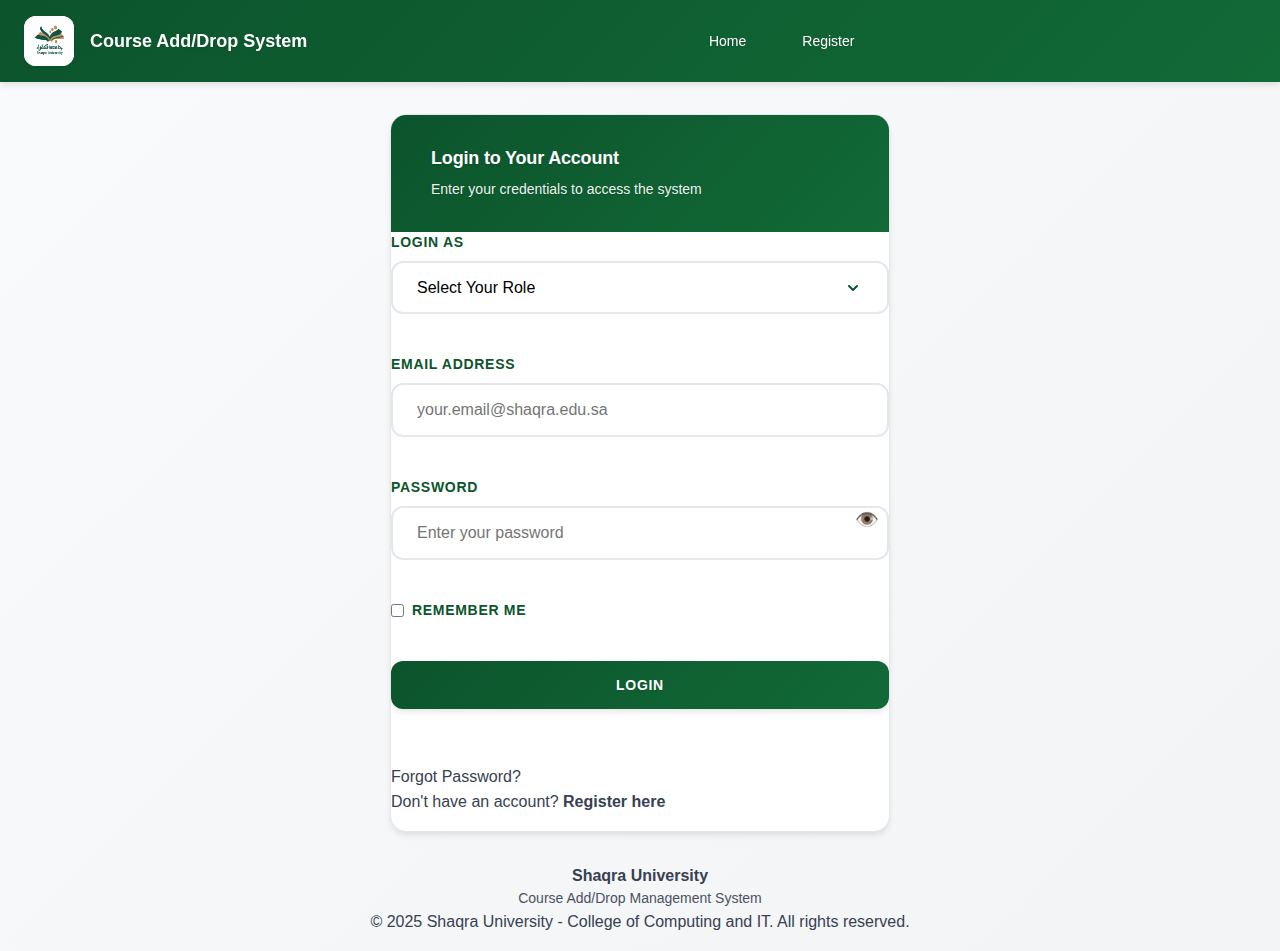
<file: pages/login.html>
<!DOCTYPE html>
<html lang="en">
<head>
  <meta charset="UTF-8">
  <meta name="viewport" content="width=device-width, initial-scale=1.0">
  <title>Login - Course Add/Drop System</title>
  <link rel="stylesheet" href="../style.css">
</head>
<body>
  <!-- Navigation -->
  <nav class="navbar">
    <div class="nav-container">
      <a href="../index.html" class="logo">
        <div class="logo-icon">
          <img src="../assets/LogoC.JPG" alt="Shaqra University Logo">
        </div>
        <span>Course Add/Drop System</span>
      </a>
      <ul class="nav-links">
        <li><a href="../index.html">Home</a></li>
        <li><a href="register.html">Register</a></li>
      </ul>
    </div>
  </nav>

  <!-- Login Form -->
  <div class="container">
    <div class="card" style="max-width: 500px; margin: 2rem auto;">
      <div class="card-header text-center">
        <h2>Login to Your Account</h2>
        <p>Enter your credentials to access the system</p>
      </div>

      <form id="loginForm" method="post" autocomplete="off">
        <div class="form-group">
          <label for="role">Login As</label>
          <select id="role" name="role" required>
            <option value="">Select Your Role</option>
            <option value="student">Student</option>
            <option value="advisor">Advisor</option>
            <option value="hod">Head of Department (HOD)</option>
            <option value="registrar">Registrar</option>
          </select>
        </div>

        <div class="form-group">
          <label for="email">Email Address</label>
          <input type="email" id="email" name="email" required placeholder="your.email@shaqra.edu.sa">
        </div>

        <div class="form-group">
          <label for="password">Password</label>
          <input type="password" id="password" name="password" required placeholder="Enter your password">
        </div>

        <div class="form-group">
          <label style="display: flex; align-items: center; gap: 0.5rem; cursor: pointer;">
            <input type="checkbox" id="rememberMe" name="rememberMe">
            <span>Remember me</span>
          </label>
        </div>

        <div class="form-group">
          <button type="submit" class="btn btn-primary btn-block">Login</button>
        </div>

        <div class="text-center">
          <a href="forgot-password.html" style="color: var(--secondary-color); text-decoration: none;">Forgot Password?</a>
        </div>

        <div class="text-center mt-3">
          <p style="color: var(--light-text);">
            Don't have an account? 
            <a href="register.html" style="color: var(--secondary-color); font-weight: 600;">Register here</a>
          </p>
        </div>
      </form>
    </div>
  </div>

  <!-- Footer -->
  <footer class="footer">
    <div class="container">
      <div class="footer-logo">
        <div style="text-align: center;">
          <div style="font-weight: var(--font-weight-bold); font-size: var(--font-size-base); text-align: center;">Shaqra University</div>
          <div style="font-size: var(--font-size-sm); opacity: 0.9; text-align: center;">Course Add/Drop Management System</div>
        </div>
      </div>
      <p style="text-align: center;">&copy; 2025 Shaqra University - College of Computing and IT. All rights reserved.</p>
    </div>
  </footer>

  <!-- Scripts -->
  <script src="../script.js"></script>
  <script>
    // Check if already logged in
    if (DACSystem.isLoggedIn()) {
      const session = DACSystem.getSession();
      const dashboards = {
        'student': 'student-dashboard.html',
        'advisor': 'advisor-dashboard.html',
        'hod': 'hod-dashboard.html',
        'registrar': 'registrar-dashboard.html'
      };
      if (dashboards[session.role]) {
        window.location.href = dashboards[session.role];
      }
    }

    // Handle form submission
    document.getElementById('loginForm').addEventListener('submit', async (e) => {
      e.preventDefault();
      
      // Validate form
      if (!DACSystem.validateForm('loginForm')) {
        DACSystem.showAlert('Please fill in all fields', 'danger');
        return;
      }
      
      const formData = DACSystem.getFormData('loginForm');
      
      if (!formData.role) {
        DACSystem.showAlert('Please select your role', 'danger');
        return;
      }
      
      try {
        // Login user with role
        const userData = await DACSystem.loginUser(formData.email, formData.password, formData.role);
        
        // Check if user has multiple roles
        if (userData.additionalRoles && userData.additionalRoles.length > 0) {
          DACSystem.showAlert('Login successful! You have multiple roles.', 'success');
          
          // Show role selection modal
          setTimeout(() => {
            showRoleSelectionModal(userData);
          }, 500);
        } else {
          DACSystem.showAlert('Login successful! Redirecting...', 'success');
          
          // Redirect based on role
          const dashboards = {
            'student': 'student-dashboard.html',
            'advisor': 'advisor-dashboard.html',
            'hod': 'hod-dashboard.html',
            'registrar': 'registrar-dashboard.html'
          };
          
          setTimeout(() => {
            window.location.href = dashboards[userData.role] || 'student-dashboard.html';
          }, 1000);
        }
        
      } catch (error) {
        DACSystem.showAlert('Invalid email or password. Please try again.', 'danger');
      }
    });
    
    function showRoleSelectionModal(userData) {
      // Create modal for role selection
      const modal = document.createElement('div');
      modal.className = 'modal';
      modal.style.display = 'block';
      modal.innerHTML = `
        <div class="modal-content" style="max-width: 500px;">
          <div class="modal-header">
            <h2>Select Your Role</h2>
          </div>
          <div style="padding: 1.5rem;">
            <p style="margin-bottom: 1rem; color: var(--light-text);">You have access to multiple roles. Please select which dashboard you'd like to access:</p>
            <div id="roleButtons" style="display: flex; flex-direction: column; gap: 1rem;">
              ${userData.allRoles.map(role => `
                <button class="btn btn-primary" onclick="selectRole('${role}')" style="padding: 1rem; font-size: 1rem; text-transform: capitalize;">
                  ${getRoleIcon(role)} ${getRoleName(role)}
                </button>
              `).join('')}
            </div>
          </div>
        </div>
      `;
      document.body.appendChild(modal);
      
      // Store userData in sessionStorage for role selection
      sessionStorage.setItem('pendingUserData', JSON.stringify(userData));
    }
    
    function selectRole(selectedRole) {
      const userData = JSON.parse(sessionStorage.getItem('pendingUserData'));
      userData.role = selectedRole;
      userData.primaryRole = selectedRole;
      
      // Save session with selected role
      DACSystem.saveSession(userData);
      sessionStorage.removeItem('pendingUserData');
      
      const dashboards = {
        'student': 'student-dashboard.html',
        'advisor': 'advisor-dashboard.html',
        'hod': 'hod-dashboard.html',
        'registrar': 'registrar-dashboard.html'
      };
      
      window.location.href = dashboards[selectedRole] || 'student-dashboard.html';
    }
    
    function getRoleIcon(role) {
      const icons = {
        'student': '🎓',
        'advisor': '👨‍🏫',
        'hod': '👔',
        'registrar': '📋'
      };
      return icons[role] || '👤';
    }
    
    function getRoleName(role) {
      const names = {
        'student': 'Student',
        'advisor': 'Advisor',
        'hod': 'Head of Department',
        'registrar': 'Registrar'
      };
      return names[role] || role;
    }

    // Toggle password visibility
    const passwordInput = document.getElementById('password');
    const toggleBtn = document.createElement('button');
    toggleBtn.type = 'button';
    toggleBtn.textContent = '👁️';
    toggleBtn.style.cssText = 'position: absolute; right: 10px; top: 50%; transform: translateY(-50%); background: none; border: none; cursor: pointer; font-size: 1.2rem;';
    
    passwordInput.parentElement.style.position = 'relative';
    passwordInput.parentElement.appendChild(toggleBtn);
    
    toggleBtn.addEventListener('click', () => {
      if (passwordInput.type === 'password') {
        passwordInput.type = 'text';
        toggleBtn.textContent = '🙈';
      } else {
        passwordInput.type = 'password';
        toggleBtn.textContent = '👁️';
      }
    });
  </script>
</body>
</html>
</file>
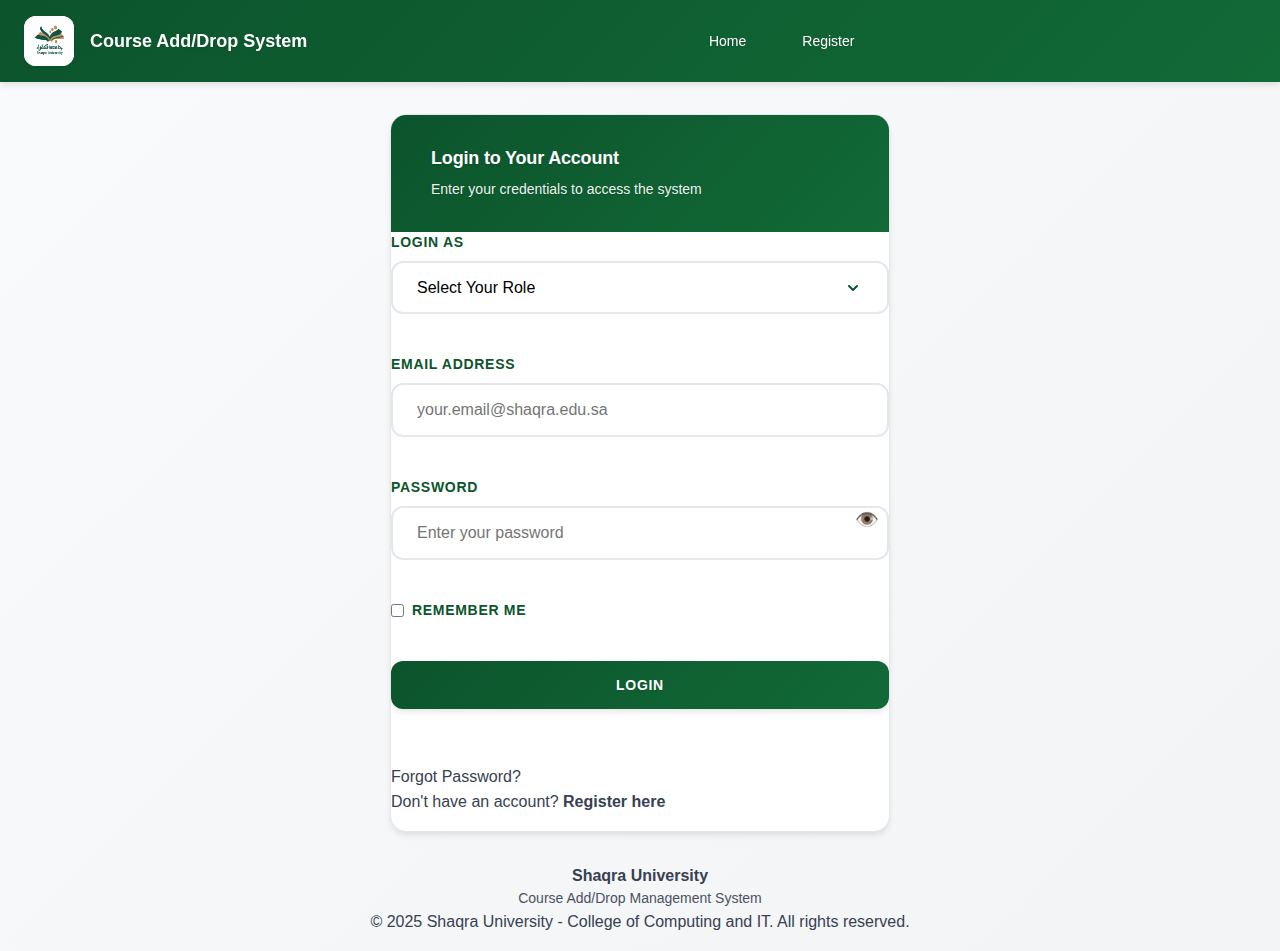
<file: pages/profile.html>
<!DOCTYPE html>
<html lang="en">
<head>
  <meta charset="UTF-8">
  <meta name="viewport" content="width=device-width, initial-scale=1.0">
  <title>My Profile - Course Add/Drop System</title>
  <link rel="stylesheet" href="../style.css">
</head>
<body class="profile-page">
  <!-- Navigation -->
  <nav class="navbar">
    <div class="nav-container">
      <a href="../index.html" class="logo">
        <div class="logo-icon">
          <img src="../assets/LogoC.JPG" alt="Shaqra University Logo">
        </div>
        <span>Course Add/Drop System</span>
      </a>
      <ul class="nav-links">
        <li><a href="#" id="dashboardLink">Dashboard</a></li>
        <li><a href="profile.html">Profile</a></li>
        <li><a href="#" id="logoutBtn">Logout</a></li>
      </ul>
    </div>
  </nav>

  <div class="container">
    <div class="dashboard single-column">
      <!-- Main Content -->
      <main class="main-content">
        <!-- Dashboard Header -->
        <div class="dashboard-header">
          <h1>My Profile</h1>
          <p>View and update your profile information</p>
          <div class="user-chips">
            <span class="chip chip-strong" id="userRole">Role</span>
            <span class="chip chip-ghost" id="userDept">Department</span>
          </div>
        </div>

        <div class="action-bar">
          <button class="btn btn-secondary" id="dashboardLink">📊 Dashboard</button>
          <button class="btn btn-secondary" id="changePasswordLink">🔒 Change Password</button>
        </div>

        <!-- Profile Information -->
        <div class="card">
          <div class="card-header">
            <h2>Profile Information</h2>
          </div>

          <form id="profileForm">
            <div class="form-row">
              <div class="form-group">
                <label for="fullName">Full Name</label>
                <input type="text" id="fullName" name="fullName" readonly>
              </div>
              
              <div class="form-group">
                <label for="email">Email Address</label>
                <input type="email" id="email" name="email" readonly>
              </div>
            </div>

            <div class="form-row">
              <div class="form-group">
                <label for="phone">Phone Number *</label>
                <input type="tel" id="phone" name="phone" placeholder="+966XXXXXXXXX">
              </div>
              
              <div class="form-group" id="universityIdGroup">
                <label for="universityId">University ID</label>
                <input type="text" id="universityId" name="universityId" readonly>
              </div>
            </div>

            <div class="form-row" id="studentFields">
              <div class="form-group">
                <label for="completedHours">Completed Credit Hours *</label>
                <input type="number" id="completedHours" name="completedHours" min="0" max="200">
              </div>
              
              <div class="form-group">
                <label for="gpa">Current GPA *</label>
                <input type="number" id="gpa" name="gpa" min="0" max="5" step="0.01">
              </div>
            </div>

            <div class="form-row" id="academicInfo">
              <div class="form-group">
                <label for="department">Department</label>
                <input type="text" id="department" name="department" readonly>
              </div>
              
              <div class="form-group">
                <label for="level">Level</label>
                <input type="text" id="level" name="level" readonly>
              </div>
            </div>

            <div class="form-group">
              <button type="submit" class="btn btn-primary">Update Profile</button>
              <button type="button" class="btn btn-secondary" onclick="loadProfile()">Cancel</button>
            </div>
          </form>
        </div>

        <!-- Change Password Section -->
        <div class="card">
          <div class="card-header">
            <h2>Change Password</h2>
          </div>

          <form id="passwordForm">
            <div class="form-group">
              <label for="currentPassword">Current Password *</label>
              <input type="password" id="currentPassword" name="currentPassword" required>
            </div>

            <div class="form-row">
              <div class="form-group">
                <label for="newPassword">New Password *</label>
                <input type="password" id="newPassword" name="newPassword" required minlength="8">
                <div class="form-help">Minimum 8 characters</div>
              </div>
              
              <div class="form-group">
                <label for="confirmNewPassword">Confirm New Password *</label>
                <input type="password" id="confirmNewPassword" name="confirmNewPassword" required minlength="8">
              </div>
            </div>

            <div class="form-group">
              <button type="submit" class="btn btn-warning">Change Password</button>
            </div>
          </form>
        </div>
      </main>
    </div>
  </div>

  <!-- Scripts -->
  <script src="../script.js"></script>
  <script>
    // Check authentication
    if (!DACSystem.requireAuth()) {
      window.location.href = 'login.html';
    }

    const session = DACSystem.getSession();

    // Set up navigation links
    const dashboardLinks = {
      'student': 'student-dashboard.html',
      'advisor': 'advisor-dashboard.html',
      'hod': 'hod-dashboard.html',
      'registrar': 'registrar-dashboard.html'
    };

    const dashboardBtn = document.getElementById('dashboardLink');
    if (dashboardBtn) {
      dashboardBtn.addEventListener('click', (e) => {
        e.preventDefault();
        window.location.href = dashboardLinks[session.role];
      });
    }

    // Initialize profile
    document.addEventListener('DOMContentLoaded', () => {
      loadUserInfo();
      loadProfile();
      setupEventListeners();
    });

    function loadUserInfo() {
      const roleEl = document.getElementById('userRole');
      if (roleEl) roleEl.textContent = session.role.replace('_', ' ').toUpperCase();
      const deptEl = document.getElementById('userDept');
      if (deptEl) deptEl.textContent = session.department || '—';
    }

    function loadProfile() {
      // Populate form with session data
      document.getElementById('fullName').value = session.fullName || '';
      document.getElementById('email').value = session.email || '';
      document.getElementById('phone').value = session.phone || '';
      document.getElementById('department').value = session.department || '';
      
      // Show/hide fields based on role
      if (session.role === 'student') {
        // Show student-specific fields
        document.getElementById('studentFields').style.display = '';
        document.getElementById('universityIdGroup').style.display = '';
        document.getElementById('academicInfo').style.display = '';
        
        document.getElementById('universityId').value = session.universityId || '';
        document.getElementById('completedHours').value = session.completedHours || '';
        document.getElementById('gpa').value = session.gpa || '';
        document.getElementById('level').value = session.level || '';
      } else {
        // Hide student-specific fields for staff (advisor, hod, registrar)
        document.getElementById('studentFields').style.display = 'none';
        document.getElementById('universityIdGroup').style.display = 'none';
        document.getElementById('academicInfo').style.display = 'none';
      }
    }

    function setupEventListeners() {
      // Profile form submission
      document.getElementById('profileForm').addEventListener('submit', async (e) => {
        e.preventDefault();
        const submitBtn = document.querySelector('#profileForm button[type="submit"]');
        if (!DACSystem.validateForm('profileForm')) {
          DACSystem.showAlert('Please fill in all required fields correctly', 'danger');
          return;
        }

        const formData = DACSystem.getFormData('profileForm');
        const originalText = submitBtn ? submitBtn.textContent : '';
        if (submitBtn) { submitBtn.disabled = true; submitBtn.textContent = 'Updating...'; }
        try {
          await DACSystem.updateProfile(formData);
          DACSystem.showAlert('Profile updated successfully!', 'success');
        } catch (error) {
          DACSystem.showAlert(error.message || 'Failed to update profile', 'danger');
        } finally {
          if (submitBtn) { submitBtn.disabled = false; submitBtn.textContent = originalText; }
        }
      });

      // Password form submission
      document.getElementById('passwordForm').addEventListener('submit', async (e) => {
        e.preventDefault();
        
        const formData = DACSystem.getFormData('passwordForm');
        
        if (formData.newPassword !== formData.confirmNewPassword) {
          DACSystem.showAlert('New passwords do not match', 'danger');
          return;
        }
        
        try {
          await DACSystem.changePassword(formData.currentPassword, formData.newPassword);
          DACSystem.showAlert('Password changed successfully!', 'success');
          DACSystem.resetForm('passwordForm');
        } catch (error) {
          DACSystem.showAlert(error.message || 'Failed to change password', 'danger');
        }
      });

      // Logout button
      const logoutBtn = document.getElementById('logoutBtn');
      if (logoutBtn) {
        logoutBtn.addEventListener('click', (e) => {
          e.preventDefault();
          DACSystem.logout();
        });
      }

      // Change password button (triggers scroll to password form)
      const changePwdLink = document.getElementById('changePasswordLink');
      if (changePwdLink) {
        changePwdLink.addEventListener('click', (e) => {
          e.preventDefault();
          document.querySelector('#passwordForm').scrollIntoView({ behavior: 'smooth' });
        });
      }
    }

    // Password strength indicator
    document.getElementById('newPassword').addEventListener('input', (e) => {
      const password = e.target.value;
      const strength = getPasswordStrength(password);
      
      const existing = document.querySelector('.password-strength');
      if (existing) existing.remove();
      
      if (password.length > 0) {
        const indicator = document.createElement('div');
        indicator.className = 'password-strength';
        indicator.style.marginTop = '0.5rem';
        indicator.style.fontSize = '0.875rem';
        
        if (strength === 'weak') {
          indicator.style.color = 'var(--danger-color)';
          indicator.textContent = '⚠️ Weak password';
        } else if (strength === 'medium') {
          indicator.style.color = 'var(--warning-color)';
          indicator.textContent = '⚠️ Medium strength';
        } else {
          indicator.style.color = 'var(--success-color)';
          indicator.textContent = '✓ Strong password';
        }
        
        e.target.parentElement.appendChild(indicator);
      }
    });

    function getPasswordStrength(password) {
      if (password.length < 8) return 'weak';
      
      let strength = 0;
      if (password.length >= 12) strength++;
      if (/[a-z]/.test(password)) strength++;
      if (/[A-Z]/.test(password)) strength++;
      if (/[0-9]/.test(password)) strength++;
      if (/[^a-zA-Z0-9]/.test(password)) strength++;
      
      if (strength <= 2) return 'weak';
      if (strength <= 4) return 'medium';
      return 'strong';
    }
  </script>
</body>
</html>
</file>
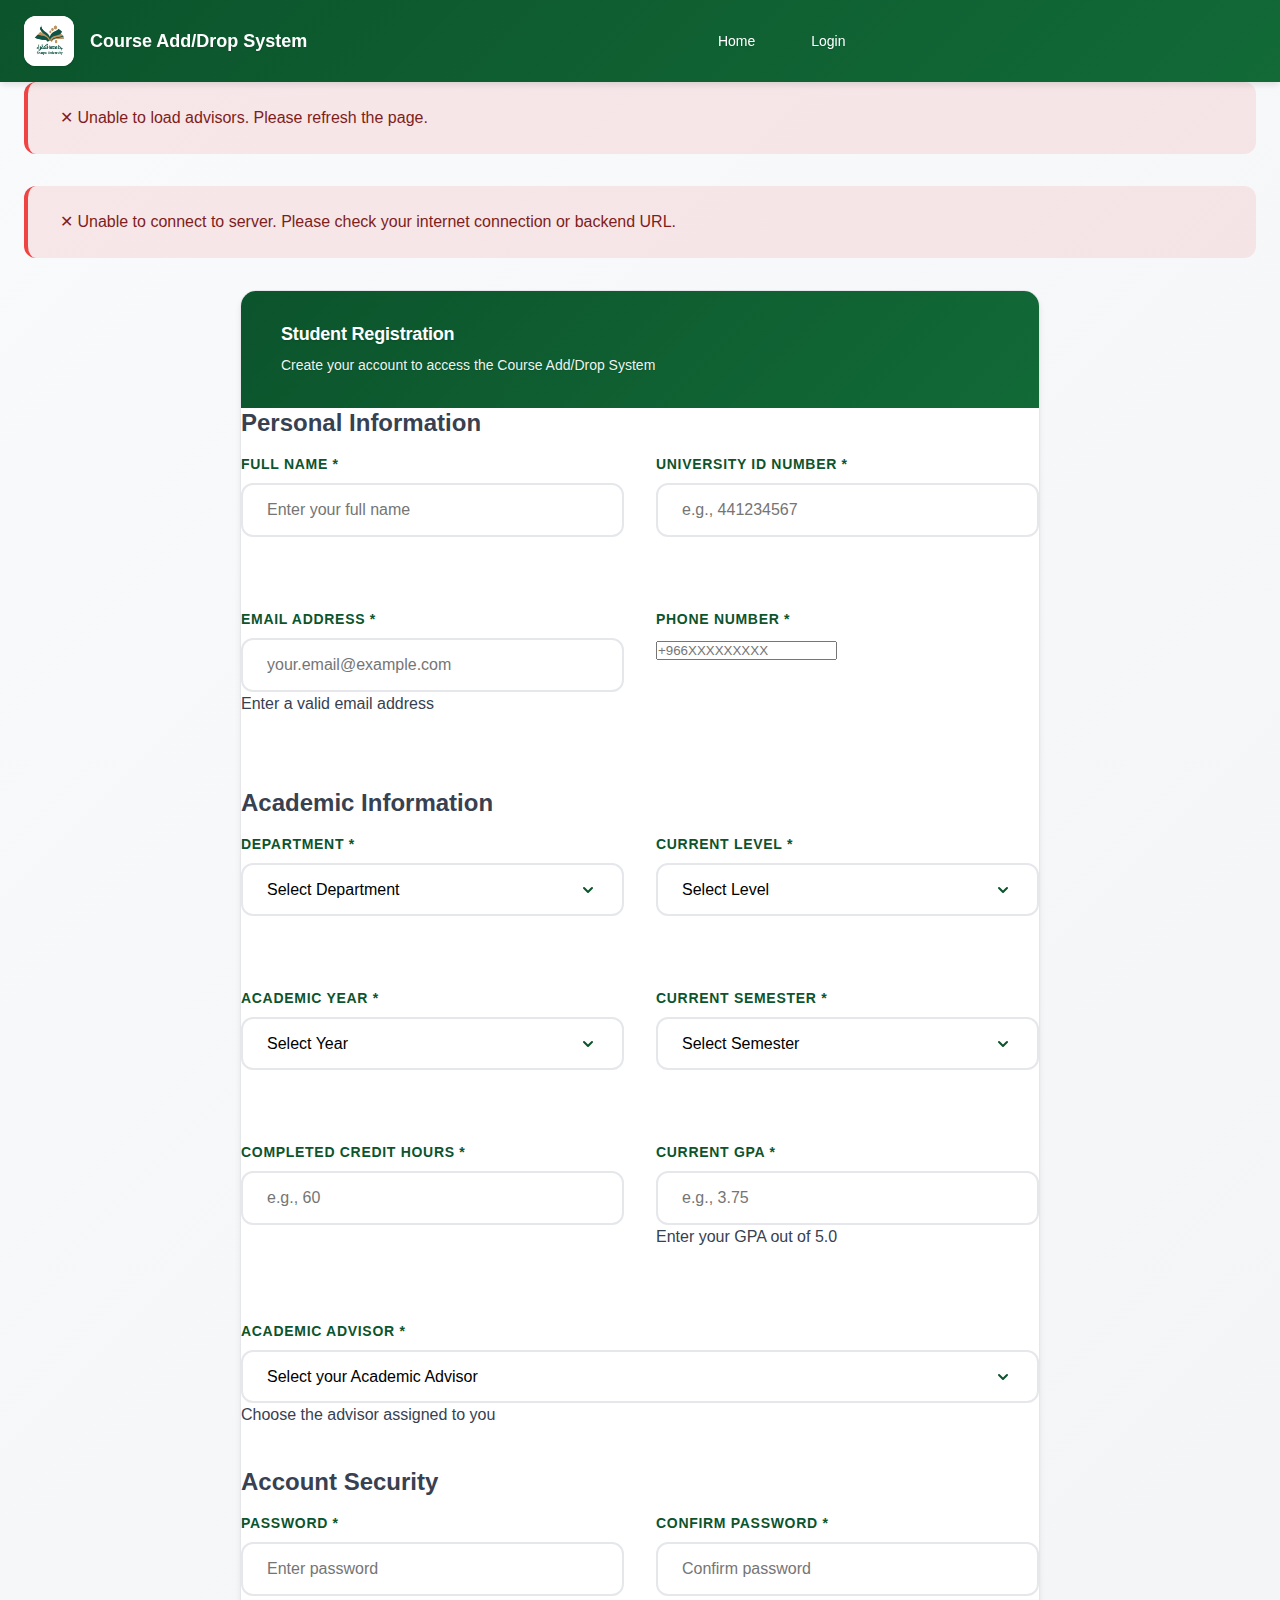
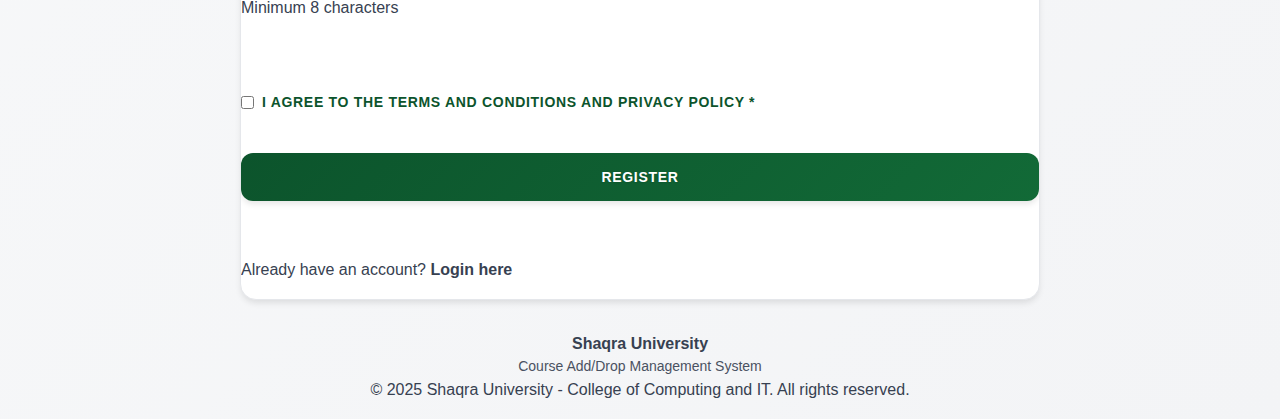
<file: pages/register.html>
<!DOCTYPE html>
<html lang="en">
<head>
  <meta charset="UTF-8">
  <meta name="viewport" content="width=device-width, initial-scale=1.0">
  <title>Register - Course Add/Drop System</title>
  <link rel="stylesheet" href="../style.css">
</head>
<body>
  <!-- Navigation -->
  <nav class="navbar">
    <div class="nav-container">
      <a href="../index.html" class="logo">
        <div class="logo-icon">
          <img src="../assets/LogoC.JPG" alt="Shaqra University Logo">
        </div>
        <span>Course Add/Drop System</span>
      </a>
      <ul class="nav-links">
        <li><a href="../index.html">Home</a></li>
        <li><a href="login.html">Login</a></li>
      </ul>
    </div>
  </nav>

  <!-- Registration Form -->
  <div class="container">
    <div class="card" style="max-width: 800px; margin: 2rem auto;">
      <div class="card-header">
        <h2>Student Registration</h2>
        <p>Create your account to access the Course Add/Drop System</p>
      </div>

      <form id="registrationForm">
        <!-- Personal Information -->
        <h3 style="color: var(--primary-color); margin-bottom: 1rem;">Personal Information</h3>
        
        <div class="form-row">
          <div class="form-group">
            <label for="fullName">Full Name *</label>
            <input type="text" id="fullName" name="fullName" required placeholder="Enter your full name">
          </div>
          
          <div class="form-group">
            <label for="universityId">University ID Number *</label>
            <input type="text" id="universityId" name="universityId" required placeholder="e.g., 441234567">
          </div>
        </div>

        <div class="form-row">
          <div class="form-group">
            <label for="email">Email Address *</label>
            <input type="email" id="email" name="email" required placeholder="your.email@example.com">
            <div class="form-help">Enter a valid email address</div>
          </div>
          
          <div class="form-group">
            <label for="phone">Phone Number *</label>
            <input type="tel" id="phone" name="phone" required placeholder="+966XXXXXXXXX">
          </div>
        </div>

        <!-- Academic Information -->
        <h3 style="color: var(--primary-color); margin: 2rem 0 1rem;">Academic Information</h3>
        
        <div class="form-row">
          <div class="form-group">
            <label for="department">Department *</label>
            <select id="department" name="department" required>
              <option value="">Select Department</option>
              <option value="Computer Science">Computer Science</option>
              <option value="Information Systems">Information Systems</option>
              <option value="Artificial Intelligence">Artificial Intelligence</option>
              <option value="Computer Engineering">Computer Engineering</option>
            </select>
          </div>
          
          <div class="form-group">
            <label for="level">Current Level *</label>
            <select id="level" name="level" required>
              <option value="">Select Level</option>
              <option value="1">Level 1</option>
              <option value="2">Level 2</option>
              <option value="3">Level 3</option>
              <option value="4">Level 4</option>
              <option value="5">Level 5</option>
              <option value="6">Level 6</option>
              <option value="7">Level 7</option>
              <option value="8">Level 8</option>
              <option value="9">Level 9</option>
              <option value="10">Level 10</option>
            </select>
          </div>
        </div>

        <div class="form-row">
          <div class="form-group">
            <label for="year">Academic Year *</label>
            <select id="year" name="year" required>
              <option value="">Select Year</option>
              <option value="2024-2025">2024-2025</option>
              <option value="2025-2026">2025-2026</option>
              <option value="2026-2027">2026-2027</option>
            </select>
          </div>
          
          <div class="form-group">
            <label for="semester">Current Semester *</label>
            <select id="semester" name="semester" required>
              <option value="">Select Semester</option>
              <option value="First">First Semester</option>
              <option value="Second">Second Semester</option>
              <option value="Summer">Summer Semester</option>
            </select>
          </div>
        </div>

        <div class="form-row">
          <div class="form-group">
            <label for="completedHours">Completed Credit Hours *</label>
            <input type="number" id="completedHours" name="completedHours" required min="0" max="200" placeholder="e.g., 60">
          </div>
          
          <div class="form-group">
            <label for="gpa">Current GPA *</label>
            <input type="number" id="gpa" name="gpa" required min="0" max="5" step="0.01" placeholder="e.g., 3.75">
            <div class="form-help">Enter your GPA out of 5.0</div>
          </div>
        </div>

        <div class="form-group">
          <label for="advisorId">Academic Advisor *</label>
          <select id="advisorId" name="advisorId" required>
            <option value="">Select your Academic Advisor</option>
          </select>
          <div class="form-help">Choose the advisor assigned to you</div>
        </div>

        <!-- Account Security -->
        <h3 style="color: var(--primary-color); margin: 2rem 0 1rem;">Account Security</h3>
        
        <div class="form-row">
          <div class="form-group">
            <label for="password">Password *</label>
            <input type="password" id="password" name="password" required minlength="8" placeholder="Enter password">
            <div class="form-help">Minimum 8 characters</div>
          </div>
          
          <div class="form-group">
            <label for="confirmPassword">Confirm Password *</label>
            <input type="password" id="confirmPassword" name="confirmPassword" required minlength="8" placeholder="Confirm password">
          </div>
        </div>

        <!-- Terms and Conditions -->
        <div class="form-group">
          <label style="display: flex; align-items: center; gap: 0.5rem; cursor: pointer;">
            <input type="checkbox" id="terms" name="terms" required>
            <span>I agree to the terms and conditions and privacy policy *</span>
          </label>
        </div>

        <!-- Submit Button -->
        <div class="form-group">
          <button type="submit" class="btn btn-primary btn-block">Register</button>
        </div>

        <div class="text-center mt-3">
          <p style="color: var(--light-text);">
            Already have an account? 
            <a href="login.html" style="color: var(--secondary-color); font-weight: 600;">Login here</a>
          </p>
        </div>
      </form>
    </div>
  </div>

  <!-- Footer -->
  <footer class="footer">
    <div class="container">
      <div class="footer-logo">
        <div style="text-align: center;">
          <div style="font-weight: var(--font-weight-bold); font-size: var(--font-size-base); text-align: center;">Shaqra University</div>
          <div style="font-size: var(--font-size-sm); opacity: 0.9; text-align: center;">Course Add/Drop Management System</div>
        </div>
      </div>
      <p style="text-align: center;">&copy; 2025 Shaqra University - College of Computing and IT. All rights reserved.</p>
    </div>
  </footer>

  <!-- Scripts -->
  <script src="../script.js"></script>
  <script>
    // Check if already logged in
    if (isLoggedIn()) {
      const session = getSession();
      window.location.href = `${session.role}-dashboard.html`;
    }

    // Load advisors on page load
    document.addEventListener('DOMContentLoaded', async () => {
      await loadAdvisors();
    });

    async function loadAdvisors() {
      try {
        const advisors = await apiCall('getAdvisors', {});
        const advisorSelect = document.getElementById('advisorId');
        advisors.forEach(advisor => {
          const option = document.createElement('option');
          option.value = advisor.id;
          option.textContent = advisor.name + (advisor.email ? ` (${advisor.email})` : '');
          option.dataset.name = advisor.name;
          option.dataset.email = advisor.email;
          advisorSelect.appendChild(option);
        });
      } catch (error) {
        console.error('Error loading advisors:', error);
        showAlert('Unable to load advisors. Please refresh the page.', 'danger');
      }
    }

    // Handle form submission
    document.getElementById('registrationForm').addEventListener('submit', async (e) => {
      e.preventDefault();
      
      console.log('Form submitted');
      
      // Validate form
      if (!validateForm('registrationForm')) {
        showAlert('Please fill in all required fields correctly', 'danger');
        return;
      }
      
      // Get form data
      const formData = getFormData('registrationForm');
      
      // Get advisor details from selected option
      const advisorSelect = document.getElementById('advisorId');
      const selectedOption = advisorSelect.options[advisorSelect.selectedIndex];
      formData.advisorId = selectedOption.value;
      formData.advisorName = selectedOption.dataset.name;
      formData.advisorEmail = selectedOption.dataset.email;
      
      console.log('Form data:', formData);
      
      // Check password match
      if (formData.password !== formData.confirmPassword) {
        showAlert('Passwords do not match', 'danger');
        return;
      }
      
      // Remove confirmPassword from data
      delete formData.confirmPassword;
      delete formData.terms;
      
      // Add role and status
      formData.role = 'student';
      formData.status = 'active';
      formData.registrationDate = new Date().toISOString();
      
      try {
        // Send verification code instead of directly registering
        showLoading('Sending verification code...');
        
        await apiCall('sendVerificationCode', formData);
        
        hideLoading();
        showAlert('Verification code sent to your email!', 'success');
        
        // Store registration data and email in session storage
        sessionStorage.setItem('verificationEmail', formData.email);
        sessionStorage.setItem('registrationData', JSON.stringify(formData));
        
        // Redirect to verification page after 1 second
        setTimeout(() => {
          window.location.href = 'verify-email.html';
        }, 1000);
        
      } catch (error) {
        hideLoading();
        console.error('Registration error:', error);
        showAlert(error.message || 'Failed to send verification code. Please try again.', 'danger');
      }
    });

    // Password strength indicator
    document.getElementById('password').addEventListener('input', (e) => {
      const password = e.target.value;
      const strength = getPasswordStrength(password);
      
      // Remove existing indicator
      const existing = document.querySelector('.password-strength');
      if (existing) existing.remove();
      
      // Add new indicator
      if (password.length > 0) {
        const indicator = document.createElement('div');
        indicator.className = 'password-strength';
        indicator.style.marginTop = '0.5rem';
        indicator.style.fontSize = '0.875rem';
        
        if (strength === 'weak') {
          indicator.style.color = 'var(--danger-color)';
          indicator.textContent = '⚠️ Weak password';
        } else if (strength === 'medium') {
          indicator.style.color = 'var(--warning-color)';
          indicator.textContent = '⚠️ Medium strength';
        } else {
          indicator.style.color = 'var(--success-color)';
          indicator.textContent = '✓ Strong password';
        }
        
        e.target.parentElement.appendChild(indicator);
      }
    });

    function getPasswordStrength(password) {
      if (password.length < 8) return 'weak';
      
      let strength = 0;
      if (password.length >= 12) strength++;
      if (/[a-z]/.test(password)) strength++;
      if (/[A-Z]/.test(password)) strength++;
      if (/[0-9]/.test(password)) strength++;
      if (/[^a-zA-Z0-9]/.test(password)) strength++;
      
      if (strength <= 2) return 'weak';
      if (strength <= 4) return 'medium';
      return 'strong';
    }
  </script>
</body>
</html>
</file>
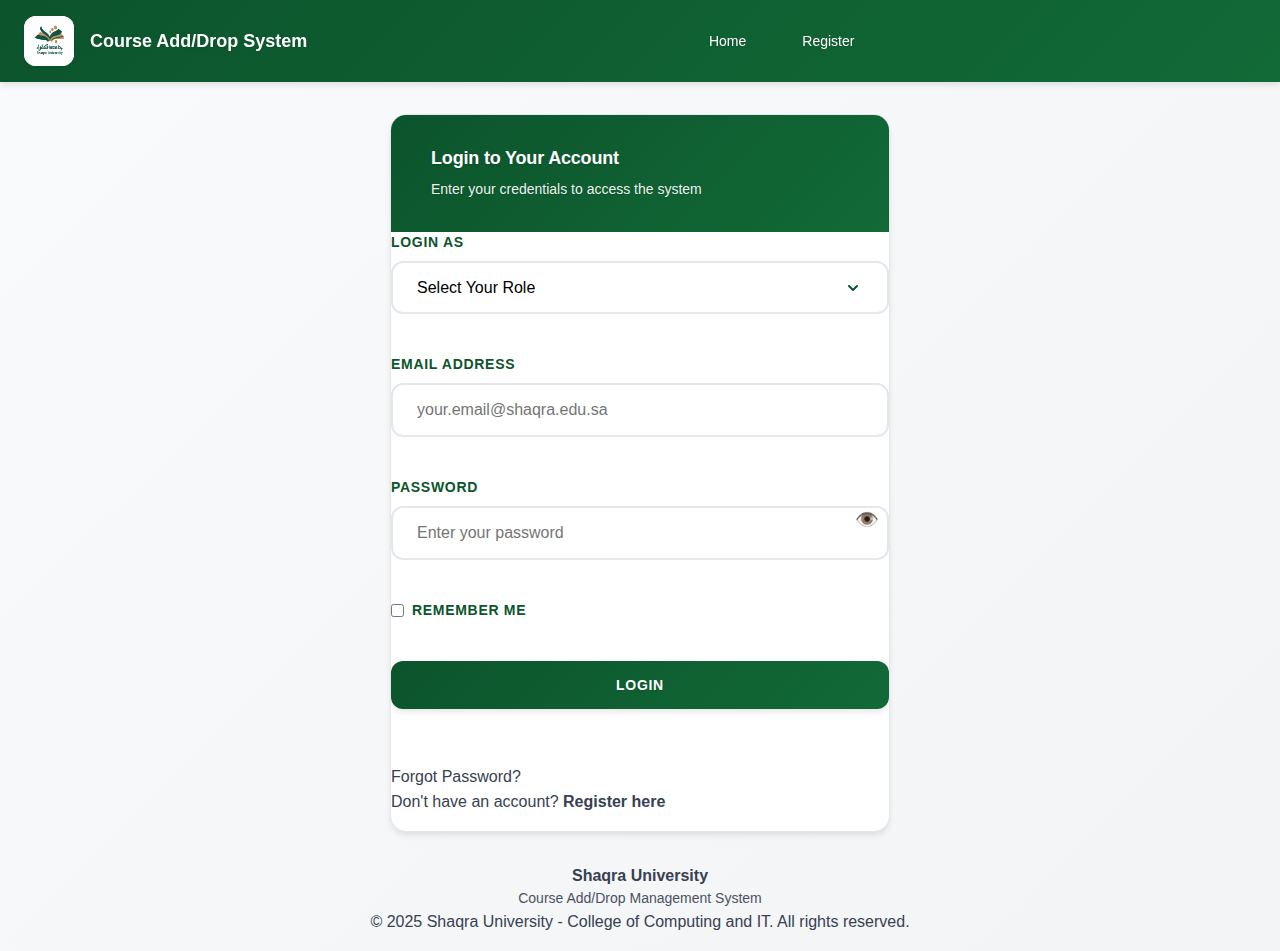
<file: pages/registrar-dashboard.html>
<!DOCTYPE html>
<html lang="en">
<head>
  <meta charset="UTF-8">
  <meta name="viewport" content="width=device-width, initial-scale=1.0">
  <title>Registrar Dashboard - Course Add/Drop System</title>
  <link rel="stylesheet" href="../style.css">
</head>
<body class="registrar-dashboard-page">
  <!-- Navigation -->
  <nav class="navbar">
    <div class="nav-container">
      <a href="../index.html" class="logo">
        <div class="logo-icon">
          <img src="../assets/LogoC.JPG" alt="Shaqra University Logo">
        </div>
        <span>Course Add/Drop System</span>
      </a>
      <ul class="nav-links">
        <li><a href="registrar-dashboard.html">Dashboard</a></li>
        <li><a href="profile.html">Profile</a></li>
        <li><a href="#" id="logoutBtn">Logout</a></li>
      </ul>
      <button class="hamburger" aria-label="Toggle navigation menu">☰</button>
    </div>
  </nav>

  <div class="container">
    <div class="dashboard single-column">
      <!-- Main Content -->
      <main class="main-content">
        <!-- Dashboard Header -->
        <div class="dashboard-header">
          <h1>Registrar Dashboard</h1>
          <p>Final processing and registration of approved requests</p>
          <div class="user-chips">
            <span class="chip chip-strong" id="userRole">Registrar</span>
            <span class="chip chip-ghost" id="userDept">Department</span>
          </div>
        </div>

        <div class="action-bar">
          <button class="btn btn-secondary" onclick="downloadRequestsCSV()">⬇️ Download CSV</button>
          <button class="btn btn-secondary" onclick="loadRequests()">🔄 Refresh</button>
        </div>

        <!-- Statistics Cards -->
        <div class="dashboard-stats">
          <div class="stat-card warning">
            <div class="stat-icon">⏳</div>
            <div class="stat-value" id="awaitingCount">0</div>
            <div class="stat-label">Awaiting Processing</div>
          </div>
          <div class="stat-card success">
            <div class="stat-icon">✓</div>
            <div class="stat-value" id="completedCount">0</div>
            <div class="stat-label">Completed</div>
          </div>
          <div class="stat-card danger">
            <div class="stat-icon">✗</div>
            <div class="stat-value" id="rejectedCount">0</div>
            <div class="stat-label">Rejected</div>
          </div>
          <div class="stat-card primary">
            <div class="stat-icon">📋</div>
            <div class="stat-value" id="totalCount">0</div>
            <div class="stat-label">Total Requests</div>
          </div>
        </div>

        <!-- Requests Table -->
        <div class="card">
          <div class="card-header flex-between">
            <div>
              <h2>Registration Requests</h2>
              <p>Process fully approved requests and generate final documents</p>
            </div>
            <div class="flex gap-2">
              <button class="btn btn-secondary" onclick="downloadRequestsCSV()">⬇️ Download CSV</button>
              <select id="filterStatus" class="form-group" style="margin: 0; padding: 0.6rem; border: 2px solid var(--border-color); border-radius: 8px;">
                <option value="all">All Requests</option>
                <option value="awaiting_registrar" selected>Awaiting Processing</option>
                <option value="completed">Completed</option>
                <option value="rejected">Rejected</option>
              </select>
              <button class="btn btn-secondary" onclick="loadRequests()">🔄 Refresh</button>
            </div>
          </div>
          <div class="table-container">
            <table id="requestsTable">
              <thead>
                <tr>
                  <th>Request ID</th>
                  <th>Student</th>
                  <th>Type</th>
                  <th>Course</th>
                  <th>Status</th>
                  <th>Submitted</th>
                  <th>Actions</th>
                </tr>
              </thead>
              <tbody id="requestsTableBody">
                <tr>
                  <td colspan="7" class="text-center">Loading...</td>
                </tr>
              </tbody>
            </table>
          </div>
        </div>
      </main>
    </div>
  </div>

  <!-- Process Request Modal -->
  <div id="processModal" class="modal">
    <div class="modal-content" style="max-width: 800px;">
      <div class="modal-header">
        <h2>Process Registration Request</h2>
        <button class="modal-close" onclick="DACSystem.hideModal('processModal')">&times;</button>
      </div>
      
      <div id="processContent"></div>

      <form id="processForm">
        <input type="hidden" id="processRequestId" name="requestId">
        
        <div class="alert alert-info">
          <span>ℹ️</span>
          <span>Approving this request will generate a final PDF document and send it to all stakeholders via email.</span>
        </div>

        <div class="form-group">
          <label for="registrarComments">Final Comments (Optional)</label>
          <textarea id="registrarComments" name="comments" placeholder="Add any final comments or notes"></textarea>
        </div>

        <div class="modal-footer">
          <button type="button" class="btn btn-secondary" onclick="DACSystem.hideModal('processModal')">Cancel</button>
          <button type="button" class="btn btn-danger" onclick="handleProcess('rejected')">Reject</button>
          <button type="button" class="btn btn-success" onclick="handleProcess('completed')">Complete & Send PDF</button>
        </div>
      </form>
    </div>
  </div>

  <!-- Scripts -->
  <script src="../script.js"></script>
  <script>
    if (!DACSystem.requireAuth() || DACSystem.getSession().role !== 'registrar') {
      window.location.href = 'login.html';
    }

    const session = DACSystem.getSession();

    document.addEventListener('DOMContentLoaded', async () => {
      loadUserInfo();
      await loadRequests();
      setupEventListeners();
    });

    function loadUserInfo() {
      const roleEl = document.getElementById('userRole');
      if (roleEl) roleEl.textContent = session.role.replace('_', ' ').toUpperCase();
      const deptEl = document.getElementById('userDept');
      if (deptEl) deptEl.textContent = session.department || '—';
    }

    async function loadRequests() {
      try {
        const filterStatus = document.getElementById('filterStatus').value;
        const allRequests = await DACSystem.getRequests('registrar', session.id);
        
        let filteredRequests = allRequests;
        if (filterStatus !== 'all') {
          filteredRequests = allRequests.filter(r => {
            if (filterStatus === 'awaiting_registrar') return r.status === 'awaiting_registrar';
            if (filterStatus === 'completed') return r.status === 'completed';
            if (filterStatus === 'rejected') return r.registrarApproval === 'rejected';
            return true;
          });
        }

        // Sort latest to oldest by submitted date
        filteredRequests.sort((a, b) => new Date(b.submittedDate || 0) - new Date(a.submittedDate || 0));
        
        displayRequests(filteredRequests);
        updateStatistics(allRequests);
      } catch (error) {
        console.error('Error loading requests:', error);
        document.getElementById('requestsTableBody').innerHTML = 
          '<tr><td colspan="7" class="text-center">Error loading requests</td></tr>';
      }
    }

    // Render add/drop course summary for the Course column
    function formatCourseDisplay(req) {
      const details = req.courseDetails || {};
      const addList = Array.isArray(details.coursesToAdd) ? details.coursesToAdd.map(formatCourseItem).filter(Boolean) : [];
      const dropList = Array.isArray(details.coursesToDrop) ? details.coursesToDrop.map(formatCourseItem).filter(Boolean) : [];

      // Fallback to legacy string fields if structured data is missing
      if (!addList.length && req.courseCode) {
        addList.push(...req.courseCode.split(';').map(s => s.trim()).filter(Boolean));
      }
      if (!dropList.length && req.courseName) {
        dropList.push(...req.courseName.split(';').map(s => s.trim()).filter(Boolean));
      }

      const addBlock = `<div><strong>ADD</strong><br><small>${addList.length ? addList.join('; ') : '—'}</small></div>`;
      const dropBlock = `<div><strong>DROP</strong><br><small>${dropList.length ? dropList.join('; ') : '—'}</small></div>`;
      const type = (req.type || '').toLowerCase();

      if (type === 'both') {
        return `${addBlock}<div style="margin-top:0.35rem;"></div>${dropBlock}`;
      }
      if (type === 'drop') {
        return dropBlock;
      }
      // Default to add for legacy single-course requests
      return addBlock;
    }

    function formatCourseItem(course) {
      if (!course) return '';
      if (typeof course === 'string') return course;

      const code = course.code || course.name || '';
      const metaParts = [];
      if (course.activityType) metaParts.push(course.activityType);
      if (course.section) metaParts.push(`Section ${course.section}`);
      const schedule = [course.day, course.time].filter(Boolean).join(' ');
      if (schedule) metaParts.push(schedule);
      const meta = metaParts.join(' - ');

      return meta ? `${code} (${meta})` : code;
    }

    function displayRequests(requests) {
      const tbody = document.getElementById('requestsTableBody');
      
      if (requests.length === 0) {
        tbody.innerHTML = '<tr><td colspan="7" class="text-center">No requests found</td></tr>';
        return;
      }

      tbody.innerHTML = requests.map(req => `
        <tr>
          <td><strong>#${req.id}</strong></td>
          <td>${req.studentName}<br><small style="color: var(--light-text);">${req.studentEmail}</small><br><small style="color: var(--light-text);">UID: ${req.universityId || '—'}</small></td>
          <td><span class="badge badge-${req.type === 'add' ? 'success' : 'warning'}">${req.type.toUpperCase()}</span></td>
          <td>${formatCourseDisplay(req)}</td>
          <td>${DACSystem.getStatusBadge(req.status)}</td>
          <td>${DACSystem.formatDate(req.submittedDate)}</td>
          <td>
            ${req.status === 'awaiting_registrar' ? 
              `<div style="display:flex; gap:0.35rem; flex-wrap: wrap;">
                 <button class="btn btn-primary" onclick="processRequest('${req.id}')" style="padding: 0.4rem 1rem;">Process</button>
                 <button class="btn btn-success" onclick="quickRegistrarDecision('${req.id}','completed')" style="padding: 0.4rem 0.9rem;">Approve</button>
                 <button class="btn btn-danger" onclick="quickRegistrarDecision('${req.id}','rejected')" style="padding: 0.4rem 0.9rem;">Reject</button>
               </div>` :
              req.status === 'completed' ? 
              `<button class="btn btn-success" onclick="downloadPDF('${req.id}')" style="padding: 0.4rem 1rem;">📄 PDF</button>` :
              `<button class="btn btn-secondary" onclick="viewRequest('${req.id}')" style="padding: 0.4rem 1rem;">View</button>`
            }
          </td>
        </tr>
      `).join('');
    }

    function downloadRequestsCSV() {
      // Use current table (already filtered and sorted) for export
      DACSystem.exportToCSV('requestsTable', 'registrar-requests.csv');
    }

    function updateStatistics(requests) {
      document.getElementById('totalCount').textContent = requests.length;
      document.getElementById('awaitingCount').textContent = 
        requests.filter(r => r.status === 'awaiting_registrar').length;
      document.getElementById('completedCount').textContent = 
        requests.filter(r => r.status === 'completed').length;
      document.getElementById('rejectedCount').textContent = 
        requests.filter(r => r.registrarApproval === 'rejected').length;
    }

    function setupEventListeners() {
      document.getElementById('filterStatus').addEventListener('change', loadRequests);
      document.getElementById('pendingBtn').addEventListener('click', (e) => {
        e.preventDefault();
        document.getElementById('filterStatus').value = 'awaiting_registrar';
        loadRequests();
      });
      document.getElementById('processedBtn').addEventListener('click', (e) => {
        e.preventDefault();
        document.getElementById('filterStatus').value = 'completed';
        loadRequests();
      });
      
      const logoutBtn = document.getElementById('logoutBtn');
      if (logoutBtn) {
        logoutBtn.addEventListener('click', (e) => {
          e.preventDefault();
          DACSystem.logout();
        });
      }
    }

    async function processRequest(requestId) {
      try {
        const requests = await DACSystem.getRequests('registrar', session.id);
        const request = requests.find(r => r.id === requestId);
        
        if (!request) {
          DACSystem.showAlert('Request not found', 'danger');
          return;
        }

        displayProcessContent(request);
        document.getElementById('processRequestId').value = requestId;
        
        // Reset modal footer to show action buttons
        resetModalFooter();
        
        // Enable comments field for editing
        document.getElementById('registrarComments').disabled = false;
        
        DACSystem.showModal('processModal');
      } catch (error) {
        DACSystem.showAlert('Error loading request details', 'danger');
      }
    }

    function displayProcessContent(request) {
      const content = document.getElementById('processContent');
      
      content.innerHTML = `
        <div class="course-card">
          <h3>Student Information</h3>
          <div class="course-details">
            <div class="course-detail"><strong>Name:</strong> ${request.studentName}</div>
            <div class="course-detail"><strong>University ID:</strong> ${request.universityId || 'N/A'}</div>
            <div class="course-detail"><strong>Email:</strong> ${request.studentEmail}</div>
          </div>

          <h3 style="margin-top: 1.5rem;">Request Details</h3>
          <div class="course-details">
            <div class="course-detail"><strong>Request ID:</strong> #${request.id}</div>
            <div class="course-detail"><strong>Type:</strong> ${request.type.toUpperCase()}</div>
            <div class="course-detail"><strong>Course:</strong> ${request.courseCode} - ${request.courseName}</div>
            ${request.sectionToAdd ? `<div class="course-detail"><strong>Section:</strong> ${request.sectionToAdd}</div>` : ''}
          </div>

          <h3 style="margin-top: 1.5rem;">Student's Reason</h3>
          <p style="background: var(--light-bg); padding: 1rem; border-radius: 8px; margin-bottom: 1.5rem;">${request.reason || 'No reason provided'}</p>

          <h3 style="margin-top: 1.5rem;">Approval Chain</h3>
          <div class="timeline">
            <div class="timeline-item completed">
              <div class="timeline-content">
                <strong>✓ Academic Advisor</strong>
                <p><strong>${request.advisorName || 'N/A'}</strong></p>
                ${request.advisorComments ? `<p style="background: #f0f8f4; padding: 0.75rem; border-radius: 6px; margin-top: 0.5rem;"><em>Comments:</em> ${request.advisorComments}</p>` : '<p style="color: var(--light-text); font-style: italic;">No comments</p>'}
              </div>
            </div>
            <div class="timeline-item completed">
              <div class="timeline-content">
                <strong>✓ Head of Department</strong>
                ${request.hodComments ? `<p style="background: #f0f8f4; padding: 0.75rem; border-radius: 6px; margin-top: 0.5rem;"><em>Comments:</em> ${request.hodComments}</p>` : '<p style="color: var(--light-text); font-style: italic;">No comments</p>'}
              </div>
            </div>
            <div class="timeline-item active">
              <div class="timeline-content">
                <strong>⏳ Registrar Processing</strong>
                <p>Awaiting your action</p>
              </div>
            </div>
          </div>

          ${request.pdfUrl ? `<h3 style="margin-top: 1.5rem;">Approval Document</h3><a href="${request.pdfUrl}" target="_blank" class="btn btn-primary" style="display: inline-block;">📄 Download Approval PDF</a>` : ''}
        </div>
      `;
    }

    async function handleProcess(decision) {
      const requestId = document.getElementById('processRequestId').value;
      const comments = document.getElementById('registrarComments').value;
      const footer = document.querySelector('#processModal .modal-footer');
      const buttons = footer ? footer.querySelectorAll('button') : [];
      const commentsField = document.getElementById('registrarComments');

      const confirmMessage = decision === 'completed' 
        ? 'This will complete the request and generate a PDF document that will be emailed to all stakeholders. Continue?' 
        : 'Are you sure you want to reject this request?';

      if (!confirm(confirmMessage)) {
        return;
      }

      try {
        // Prevent duplicate submissions
        buttons.forEach(btn => btn.disabled = true);
        if (commentsField) commentsField.disabled = true;

        console.log('Registrar: Calling updateRequestStatus with decision:', decision);
        await DACSystem.updateRequestStatus(requestId, decision, comments);
        console.log('Registrar: API call completed, reloading page...');
        
        // Force page reload
        window.location.reload(true);
      } catch (error) {
        console.error('handleProcess error:', error);
        DACSystem.showAlert(error.message || 'Failed to process request', 'danger');
        // Re-enable controls on error
        buttons.forEach(btn => btn.disabled = false);
        if (commentsField) commentsField.disabled = false;
      }
    }

    async function quickRegistrarDecision(requestId, decision) {
      const isApprove = decision === 'completed';
      const confirmMsg = isApprove
        ? 'Approve, complete, and email the PDF to all stakeholders?'
        : 'Reject this request and notify stakeholders?';
      if (!confirm(confirmMsg)) return;

      try {
        await DACSystem.updateRequestStatus(requestId, decision, '');
        DACSystem.hideModal('processModal');
        DACSystem.showAlert(
          isApprove ? 'Request completed and PDF will be sent.' : 'Request rejected.',
          isApprove ? 'success' : 'warning'
        );
        location.reload();
      } catch (error) {
        console.error('quickRegistrarDecision error', error);
        DACSystem.showAlert(error.message || 'Failed to process request', 'danger');
      }
    }

    async function downloadPDF(requestId) {
      try {
        DACSystem.showAlert('Preparing PDF...', 'info');
        // Try to use existing pdfUrl from loaded requests to avoid empty actions
        const requests = await DACSystem.getRequests('registrar', session.id);
        const request = requests.find(r => r.id === requestId);
        const pdfUrl = request && request.pdfUrl ? request.pdfUrl : null;

        if (pdfUrl) {
          window.open(pdfUrl, '_blank');
          return;
        }

        // Fallback: ask backend to generate/return a URL
        const result = await DACSystem.apiCall('downloadPDF', { requestId });
        if (result && result.pdfUrl) {
          window.open(result.pdfUrl, '_blank');
        } else {
          DACSystem.showAlert('No PDF available for this request yet.', 'warning');
        }
      } catch (error) {
        DACSystem.showAlert('Error downloading PDF', 'danger');
        console.error('downloadPDF error:', error);
      }
    }

    async function viewRequest(requestId) {
      const requests = await DACSystem.getRequests('registrar', session.id);
      const request = requests.find(r => r.id === requestId);
      
      if (request) {
        displayProcessContent(request);
        document.querySelector('#processModal .modal-footer').innerHTML = `
          <button type="button" class="btn btn-secondary" onclick="DACSystem.hideModal('processModal'); resetModalFooter();">Close</button>
          ${request.pdfUrl ? `<button type="button" class="btn btn-primary" onclick="window.open('${request.pdfUrl}')">📄 Download PDF</button>` : ''}
        `;
        document.getElementById('registrarComments').disabled = true;
        DACSystem.showModal('processModal');
      }
    }

    function resetModalFooter() {
      document.querySelector('#processModal .modal-footer').innerHTML = `
        <button type="button" class="btn btn-secondary" onclick="DACSystem.hideModal('processModal')">Cancel</button>
        <button type="button" class="btn btn-danger" onclick="handleProcess('rejected')">Reject</button>
        <button type="button" class="btn btn-success" onclick="handleProcess('completed')">Complete & Send PDF</button>
      `;
      document.getElementById('registrarComments').disabled = false;
    }
  </script>
</body>
</html>
</file>
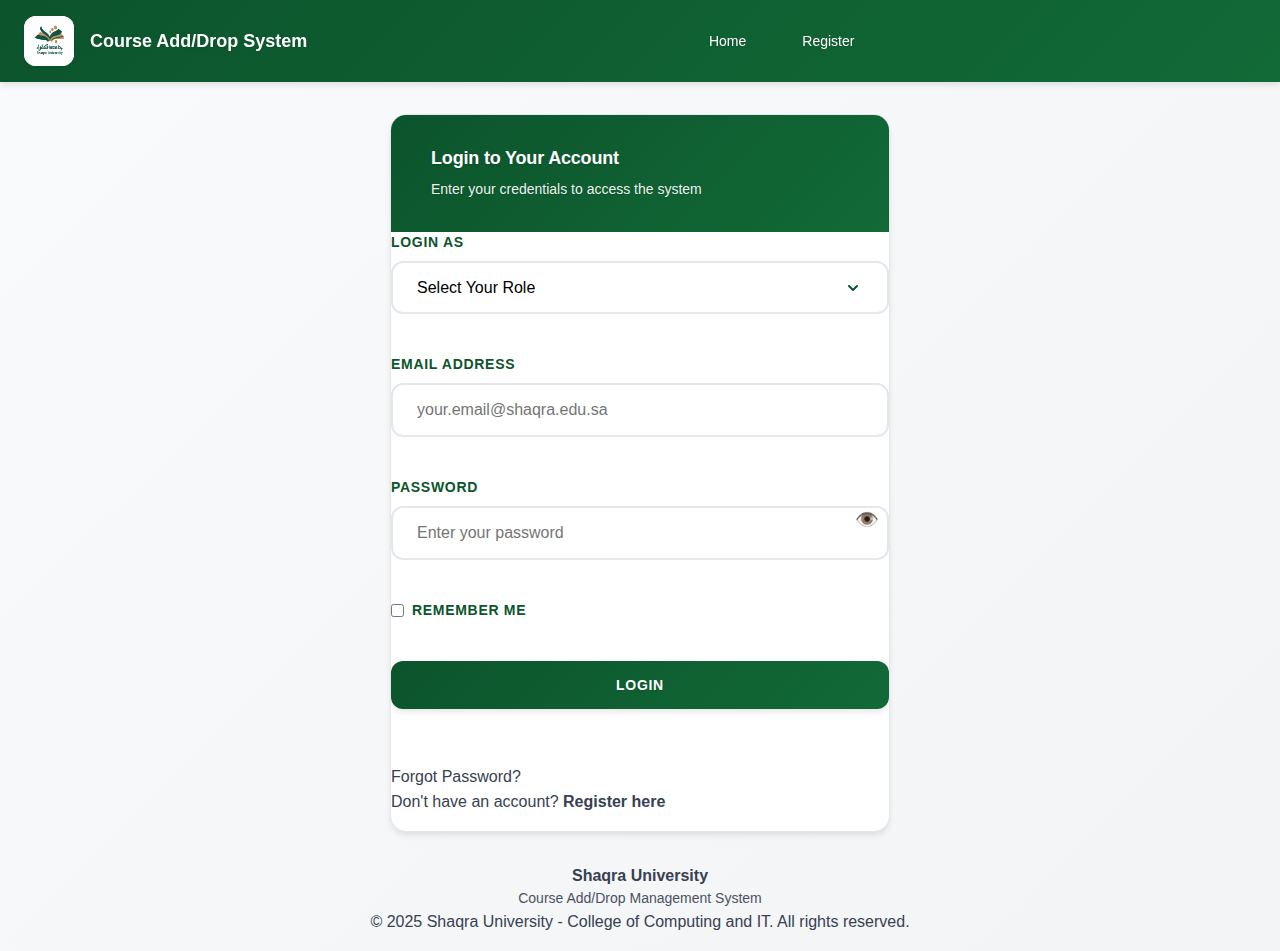
<file: pages/student-dashboard.html>
<!DOCTYPE html>
<html lang="en">
<head>
  <meta charset="UTF-8">
  <meta name="viewport" content="width=device-width, initial-scale=1.0">
  <title>Student Dashboard - Course Add/Drop System</title>
  <link rel="stylesheet" href="../style.css">
</head>
<body class="student-dashboard-page">
  <!-- Navigation -->
  <nav class="navbar">
    <div class="nav-container">
      <a href="../index.html" class="logo">
        <div class="logo-icon">
          <img src="../assets/LogoC.JPG" alt="Shaqra University Logo">
        </div>
        <span>Course Add/Drop System</span>
      </a>
      <ul class="nav-links">
        <li><a href="student-dashboard.html">Dashboard</a></li>
        <li><a href="profile.html">Profile</a></li>
        <li><a href="#" id="logoutBtn">Logout</a></li>
      </ul>
      <button class="hamburger" aria-label="Toggle navigation menu">☰</button>
    </div>
  </nav>

  <div class="container">
    <div class="dashboard single-column">
      <!-- Main Content -->
      <main class="main-content">
        <!-- Dashboard Header -->
        <div class="dashboard-header">
          <h1>Welcome, <span id="studentName">Student</span>!</h1>
          <p>Manage your course add/drop requests</p>
          <div class="user-chips">
            <span class="chip chip-strong" id="userRole">Student</span>
            <span class="chip chip-ghost" id="userDept">Department</span>
          </div>
        </div>

        <div class="action-bar">
          <button class="btn btn-primary" id="createRequestBtn">
            ➕ Create New Request
          </button>
          <button class="btn btn-secondary" id="viewAllBtn">
            📋 View All Requests
          </button>
        </div>

        <!-- Statistics Cards -->
        <div class="dashboard-stats">
          <div class="stat-card primary">
            <div class="stat-icon">📝</div>
            <div class="stat-value" id="totalRequests">0</div>
            <div class="stat-label">Total Requests</div>
          </div>
          <div class="stat-card warning">
            <div class="stat-icon">⏳</div>
            <div class="stat-value" id="pendingRequests">0</div>
            <div class="stat-label">Pending</div>
          </div>
          <div class="stat-card success">
            <div class="stat-icon">✓</div>
            <div class="stat-value" id="approvedRequests">0</div>
            <div class="stat-label">Approved</div>
          </div>
          <div class="stat-card danger">
            <div class="stat-icon">✗</div>
            <div class="stat-value" id="rejectedRequests">0</div>
            <div class="stat-label">Rejected</div>
          </div>
        </div>

        <!-- Recent Requests -->
        <div class="card">
          <div class="card-header flex-between">
            <div>
              <h2>Recent Requests</h2>
              <p>Your latest course add/drop requests</p>
            </div>
            <button class="btn btn-secondary" onclick="loadRequests()">🔄 Refresh</button>
          </div>
          <div class="table-container">
            <table id="requestsTable">
              <thead>
                <tr>
                  <th>Request ID</th>
                  <th>Type</th>
                  <th>Course</th>
                  <th>Status</th>
                  <th>Submitted</th>
                  <th>Actions</th>
                </tr>
              </thead>
              <tbody id="requestsTableBody">
                <tr>
                  <td colspan="6" class="text-center">Loading...</td>
                </tr>
              </tbody>
            </table>
          </div>
        </div>
      </main>
    </div>
  </div>

  <!-- New Request Modal -->
  <div id="newRequestModal" class="modal">
    <div class="modal-content" style="max-width: 900px;">
      <div class="modal-header">
        <h2>Create Add/Drop Request</h2>
        <button class="modal-close" onclick="hideModal('newRequestModal')">&times;</button>
      </div>
      
      <form id="newRequestForm">
        <div class="form-group">
          <label for="requestType">Request Type *</label>
          <select id="requestType" name="requestType" required>
            <option value="">Select Type</option>
            <option value="add">Add Course</option>
            <option value="drop">Drop Course</option>
            <option value="both">Add and Drop</option>
          </select>
        </div>

        <!-- Add Course Section -->
        <div id="addCourseSection" class="hidden">
          <h3 style="color: var(--primary-color); margin: 1.5rem 0 1rem;">Courses to Add</h3>
          
          <div id="coursesToAddList"></div>
          
          <button type="button" class="btn btn-secondary" onclick="addCourseEntry()" style="margin-top: 1rem;">
            ➕ Add Another Course
          </button>
        </div>

        <!-- Drop Course Section -->
        <div id="dropCourseSection" class="hidden">
          <h3 style="color: var(--primary-color); margin: 1.5rem 0 1rem;">Courses to Drop</h3>
          
          <div id="coursesToDropList"></div>
          
          <button type="button" class="btn btn-secondary" onclick="addDropCourseEntry()" style="margin-top: 1rem;">
            ➕ Add Another Course to Drop
          </button>
        </div>

        <!-- Advisor Info (read-only) -->
        <div class="form-group">
          <label>Assigned Academic Advisor</label>
          <div id="advisorDisplay" style="padding: 0.75rem 1rem; background: var(--light-bg); border: 1px solid var(--border-color); border-radius: 8px; font-weight: 600;">
            Loading advisor...
          </div>
          <small style="color: var(--text-color-muted);">Advisor was selected during registration. Contact the registrar if it needs to change.</small>
        </div>

        <!-- Reason -->
        <div class="form-group">
          <label for="reason">Reason for Request *</label>
          <textarea id="reason" name="reason" required placeholder="Please provide a detailed reason for your add/drop request"></textarea>
        </div>

        <div class="modal-footer">
          <button type="button" class="btn btn-secondary" onclick="hideModal('newRequestModal')">Cancel</button>
          <button type="submit" class="btn btn-primary">Submit Request</button>
        </div>
      </form>
    </div>
  </div>

  <!-- Request Details Modal -->
  <div id="requestDetailsModal" class="modal">
    <div class="modal-content">
      <div class="modal-header">
        <h2>Request Details</h2>
        <button class="modal-close" onclick="hideModal('requestDetailsModal')">&times;</button>
      </div>
      
      <div id="requestDetailsContent">
        <!-- Content will be populated dynamically -->
      </div>

      <div class="modal-footer">
        <button type="button" class="btn btn-secondary" onclick="hideModal('requestDetailsModal')">Close</button>
      </div>
    </div>
  </div>

  <!-- Scripts -->
  <script src="../script.js"></script>
  <script>
    // Check authentication
    if (!requireAuth()) {
      window.location.href = 'login.html';
    }

    const session = getSession();
    if (session.role !== 'student') {
      window.location.href = `${session.role}-dashboard.html`;
    }

    // Initialize dashboard
    document.addEventListener('DOMContentLoaded', async () => {
      loadUserInfo();
      setAdvisorDisplay();
      await loadCourses();
      await loadRequests();
      setupEventListeners();
    });

    let allCourses = []; // Store all course sections
    let courseCounter = 0; // Counter for unique IDs
    let dropCourseCounter = 0; // Counter for drop courses
    let isSubmitting = false; // Flag to prevent duplicate submissions

    function loadUserInfo() {
      const nameEl = document.getElementById('studentName');
      if (nameEl) nameEl.textContent = session.fullName;
      const roleEl = document.getElementById('userRole');
      if (roleEl) roleEl.textContent = session.role.replace('_', ' ').toUpperCase();
      const deptEl = document.getElementById('userDept');
      if (deptEl) deptEl.textContent = session.department || '—';
    }

    async function loadCourses() {
      try {
        allCourses = await getCourses();
      } catch (error) {
        console.error('Error loading courses:', error);
      }
    }

    function setAdvisorDisplay() {
      const display = document.getElementById('advisorDisplay');
      const submitBtn = document.querySelector('#newRequestForm button[type="submit"]');
      if (!display) return;

      if (session.advisorId && session.advisorName) {
        const emailPart = session.advisorEmail ? ` (${session.advisorEmail})` : '';
        display.textContent = `${session.advisorName}${emailPart}`;
        if (submitBtn) submitBtn.disabled = false;
      } else {
        display.textContent = 'No advisor is assigned to your account. Please contact the registrar.';
        display.style.color = 'var(--danger-color)';
        if (submitBtn) submitBtn.disabled = true;
        showAlert('No advisor is assigned to your account. Please contact the registrar to proceed.', 'danger');
      }
    }

    async function loadRequests() {
      try {
        const requests = await getRequests('student', session.id);
        displayRequests(requests);
        updateStatistics(requests);
      } catch (error) {
        console.error('Error loading requests:', error);
        document.getElementById('requestsTableBody').innerHTML = 
          '<tr><td colspan="6" class="text-center">Error loading requests</td></tr>';
      }
    }

    function displayRequests(requests) {
      const tbody = document.getElementById('requestsTableBody');
      
      if (requests.length === 0) {
        tbody.innerHTML = '<tr><td colspan="6" class="text-center">No requests found</td></tr>';
        return;
      }

      tbody.innerHTML = requests.map(req => `
        <tr>
          <td><strong>#${req.id}</strong></td>
          <td><span class="badge badge-${req.type === 'add' ? 'success' : 'warning'}">${req.type.toUpperCase()}</span></td>
          <td>${req.courseCode || 'N/A'}</td>
          <td>${getStatusBadge(req.status)}</td>
          <td>${formatDate(req.submittedDate)}</td>
          <td>
            <button class="btn btn-secondary" onclick="viewRequestDetails('${req.id}')" style="padding: 0.4rem 1rem;">View</button>
          </td>
        </tr>
      `).join('');
    }

    function updateStatistics(requests) {
      document.getElementById('totalRequests').textContent = requests.length;
      document.getElementById('pendingRequests').textContent = 
        requests.filter(r => r.status.includes('awaiting') || r.status === 'pending').length;
      document.getElementById('approvedRequests').textContent = 
        requests.filter(r => r.status === 'completed' || r.status === 'approved').length;
      document.getElementById('rejectedRequests').textContent = 
        requests.filter(r => r.status === 'rejected').length;
    }

    function setupEventListeners() {
      const newRequestButtons = [
        document.getElementById('createRequestBtn')
      ];
      newRequestButtons.forEach(btn => {
        if (btn) btn.addEventListener('click', showNewRequestModal);
      });

      const viewAllBtn = document.getElementById('viewAllBtn');
      if (viewAllBtn) viewAllBtn.addEventListener('click', () => loadRequests());

      document.getElementById('requestType').addEventListener('change', handleRequestTypeChange);
      document.getElementById('newRequestForm').addEventListener('submit', handleFormSubmit);

      const logoutButtons = [document.getElementById('logoutBtn')];
      logoutButtons.forEach(btn => {
        if (!btn) return;
        btn.addEventListener('click', (e) => {
          e.preventDefault();
          logout();
        });
      });
    }

    function showNewRequestModal() {
      showModal('newRequestModal');
    }

    function handleRequestTypeChange(e) {
      const type = e.target.value;
      const addSection = document.getElementById('addCourseSection');
      const dropSection = document.getElementById('dropCourseSection');

      addSection.classList.add('hidden');
      dropSection.classList.add('hidden');
      
      // Clear previous entries
      document.getElementById('coursesToAddList').innerHTML = '';
      document.getElementById('coursesToDropList').innerHTML = '';
      courseCounter = 0;
      dropCourseCounter = 0;

      if (type === 'add' || type === 'both') {
        addSection.classList.remove('hidden');
        addCourseEntry(); // Add first course entry
      }
      if (type === 'drop' || type === 'both') {
        dropSection.classList.remove('hidden');
        addDropCourseEntry(); // Add first drop entry
      }
    }

    function addCourseEntry() {
      const id = courseCounter++;
      const container = document.getElementById('coursesToAddList');
      
      const entryDiv = document.createElement('div');
      entryDiv.className = 'card';
      entryDiv.style.cssText = 'margin-bottom: 1rem; padding: 1rem; background: var(--light-bg); position: relative;';
      entryDiv.id = `courseEntry${id}`;
      
      entryDiv.innerHTML = `
        ${id > 0 ? `<button type="button" class="btn btn-danger" onclick="removeCourseEntry(${id})" style="position: absolute; top: 0.5rem; right: 0.5rem; padding: 0.25rem 0.5rem; font-size: 0.875rem;">✕ Remove</button>` : ''}
        <h4 style="margin-bottom: 1rem;">Course ${id + 1}</h4>
        <div class="form-row">
          <div class="form-group">
            <label for="courseName${id}">Select Course *</label>
            <select id="courseName${id}" class="courseName" data-id="${id}">
              <option value="">Select a course</option>
            </select>
          </div>
          
          <div class="form-group">
            <label for="activityType${id}">Activity Type *</label>
            <select id="activityType${id}" class="activityType" data-id="${id}">
              <option value="">Select course first</option>
            </select>
          </div>
        </div>

        <div class="form-group">
          <label for="section${id}">Select Section *</label>
          <select id="section${id}" class="section" data-id="${id}">
            <option value="">Select activity type first</option>
          </select>
        </div>

        <div id="courseDetails${id}" class="course-details-display hidden" style="padding: 1rem; background: white; border-radius: 0.5rem; margin-top: 1rem;">
          <h5 style="margin-bottom: 0.5rem;">Selected Details</h5>
          <div id="detailsContent${id}"></div>
        </div>
      `;
      
      container.appendChild(entryDiv);
      
      // Populate course names
      populateCourseNamesForEntry(id);
      
      // Add event listeners
      document.getElementById(`courseName${id}`).addEventListener('change', (e) => handleCourseNameChange(id, e));
      document.getElementById(`activityType${id}`).addEventListener('change', (e) => handleActivityTypeChange(id, e));
      document.getElementById(`section${id}`).addEventListener('change', (e) => handleSectionChange(id, e));
    }

    function removeCourseEntry(id) {
      const entry = document.getElementById(`courseEntry${id}`);
      if (entry) entry.remove();
    }

    function populateCourseNamesForEntry(id) {
      // Get unique course names
      const uniqueCourses = {};
      allCourses.forEach(course => {
        if (!uniqueCourses[course.name]) {
          uniqueCourses[course.name] = {
            code: course.code,
            name: course.name
          };
        }
      });

      const select = document.getElementById(`courseName${id}`);
      select.innerHTML = '<option value="">Select a course</option>';
      
      Object.values(uniqueCourses).forEach(course => {
        const option = document.createElement('option');
        option.value = course.name;
        option.textContent = `${course.code} - ${course.name}`;
        select.appendChild(option);
      });
    }

    function handleCourseNameChange(id, e) {
      const courseName = e.target.value;
      document.getElementById(`courseDetails${id}`).classList.add('hidden');
      
      if (!courseName) {
        document.getElementById(`activityType${id}`).innerHTML = '<option value="">Select course first</option>';
        document.getElementById(`section${id}`).innerHTML = '<option value="">Select activity type first</option>';
        return;
      }

      // Get unique activity types for this course
      const activityTypes = new Set();
      allCourses.forEach(course => {
        if (course.name === courseName) {
          activityTypes.add(course.activityType);
        }
      });

      const activitySelect = document.getElementById(`activityType${id}`);
      activitySelect.innerHTML = '<option value="">Select activity type</option>';
      
      activityTypes.forEach(type => {
        const option = document.createElement('option');
        option.value = type;
        option.textContent = type;
        activitySelect.appendChild(option);
      });

      // Reset section dropdown
      document.getElementById(`section${id}`).innerHTML = '<option value="">Select activity type first</option>';
    }

    function handleActivityTypeChange(id, e) {
      const courseName = document.getElementById(`courseName${id}`).value;
      const activityType = e.target.value;
      document.getElementById(`courseDetails${id}`).classList.add('hidden');
      
      if (!activityType) {
        document.getElementById(`section${id}`).innerHTML = '<option value="">Select activity type first</option>';
        return;
      }

      // Get sections for this course and activity type
      const sections = allCourses.filter(course => 
        course.name === courseName && course.activityType === activityType
      );

      const sectionSelect = document.getElementById(`section${id}`);
      sectionSelect.innerHTML = '<option value="">Select section</option>';
      
      sections.forEach(course => {
        const option = document.createElement('option');
        option.value = JSON.stringify(course);
        option.textContent = `Section ${course.section} - ${course.day} ${course.time}`;
        sectionSelect.appendChild(option);
      });
    }

    function handleSectionChange(id, e) {
      if (!e.target.value) {
        document.getElementById(`courseDetails${id}`).classList.add('hidden');
        return;
      }

      const course = JSON.parse(e.target.value);
      displayCourseDetails(id, course);
    }

    function displayCourseDetails(id, course) {
      const detailsDiv = document.getElementById(`detailsContent${id}`);
      detailsDiv.innerHTML = `
        <div class="course-detail"><strong>Course Code:</strong> ${course.code}</div>
        <div class="course-detail"><strong>Course Name:</strong> ${course.name}</div>
        <div class="course-detail"><strong>Activity Type:</strong> ${course.activityType}</div>
        <div class="course-detail"><strong>Credit Hours:</strong> ${course.creditHours}</div>
        <div class="course-detail"><strong>Section:</strong> ${course.section}</div>
        <div class="course-detail"><strong>Day:</strong> ${course.day}</div>
        <div class="course-detail"><strong>Time:</strong> ${course.time}</div>
      `;
      document.getElementById(`courseDetails${id}`).classList.remove('hidden');
    }

    function addDropCourseEntry() {
      const id = dropCourseCounter++;
      const container = document.getElementById('coursesToDropList');
      
      const entryDiv = document.createElement('div');
      entryDiv.className = 'card';
      entryDiv.style.cssText = 'margin-bottom: 1rem; padding: 1rem; background: var(--light-bg); position: relative;';
      entryDiv.id = `dropEntry${id}`;
      
      entryDiv.innerHTML = `
        ${id > 0 ? `<button type="button" class="btn btn-danger" onclick="removeDropEntry(${id})" style="position: absolute; top: 0.5rem; right: 0.5rem; padding: 0.25rem 0.5rem; font-size: 0.875rem;">✕ Remove</button>` : ''}
        <h4 style="margin-bottom: 1rem;">Drop Course ${id + 1}</h4>
        <div class="form-group">
          <label for="dropCourseName${id}">Course to Drop *</label>
          <input type="text" id="dropCourseName${id}" class="dropCourseName" placeholder="Enter course code or name (e.g., CS101)" required>
          <small style="color: var(--text-secondary); display: block; margin-top: 0.5rem;">
            Enter the course code or name you want to drop from your current schedule
          </small>
        </div>
      `;
      
      container.appendChild(entryDiv);
    }

    function removeDropEntry(id) {
      const entry = document.getElementById(`dropEntry${id}`);
      if (entry) entry.remove();
    }

    async function handleFormSubmit(e) {
      e.preventDefault();

      // Prevent multiple submissions
      if (isSubmitting) {
        showAlert('Your request is being processed. Please wait...', 'warning');
        return;
      }

      const requestType = document.getElementById('requestType').value;
      if (!requestType) {
        showAlert('Please select a request type', 'danger');
        return;
      }

      // Collect courses to add
      const coursesToAdd = [];
      if (requestType === 'add' || requestType === 'both') {
        const sectionSelects = document.querySelectorAll('.section');
        sectionSelects.forEach((select) => {
          if (select.value) {
            const course = JSON.parse(select.value);
            coursesToAdd.push(course);
          }
        });

        if (coursesToAdd.length === 0) {
          showAlert('Please select at least one course to add', 'danger');
          return;
        }
      }

      // Collect courses to drop
      const coursesToDrop = [];
      if (requestType === 'drop' || requestType === 'both') {
        const dropInputs = document.querySelectorAll('.dropCourseName');
        dropInputs.forEach(input => {
          if (input.value.trim()) {
            coursesToDrop.push(input.value.trim());
          }
        });

        if (coursesToDrop.length === 0) {
          showAlert('Please enter at least one course to drop', 'danger');
          return;
        }
      }

      const reason = document.getElementById('reason').value;
      if (!reason) {
        showAlert('Please provide a reason for your request', 'danger');
        return;
      }

      // Use advisor assigned at registration
      if (!session.advisorId || !session.advisorName) {
        showAlert('No advisor is linked to your account. Please contact the registrar.', 'danger');
        return;
      }

      const formData = {
        requestType: requestType,
        coursesToAdd: coursesToAdd,
        coursesToDrop: coursesToDrop,
        reason: reason,
        advisorId: session.advisorId,
        advisorName: session.advisorName,
        advisorEmail: session.advisorEmail || ''
      };

      try {
        // Set flag to prevent duplicate submissions
        isSubmitting = true;
        const submitButton = document.querySelector('#newRequestForm button[type="submit"]');
        if (submitButton) {
          submitButton.disabled = true;
          submitButton.textContent = 'Submitting...';
        }

        console.log('Submitting form data:', formData);
        const result = await submitRequest(formData);
        console.log('Submit result:', result);
        showAlert('Request submitted successfully! Your advisor will be notified.', 'success');
        hideModal('newRequestModal');
        document.getElementById('newRequestForm').reset();
        document.getElementById('coursesToAddList').innerHTML = '';
        document.getElementById('coursesToDropList').innerHTML = '';
        courseCounter = 0;
        dropCourseCounter = 0;
        await loadRequests();
      } catch (error) {
        console.error('Submit error:', error);
        showAlert(error.message || 'Failed to submit request', 'danger');
      } finally {
        // Reset flag and button state
        isSubmitting = false;
        const submitButton = document.querySelector('#newRequestForm button[type="submit"]');
        if (submitButton) {
          submitButton.disabled = false;
          submitButton.textContent = 'Submit Request';
        }
      }
    }

    async function viewRequestDetails(requestId) {
      try {
        const requests = await getRequests('student', session.id);
        const request = requests.find(r => r.id === requestId);
        
        if (!request) {
          showAlert('Request not found', 'danger');
          return;
        }

        displayRequestDetails(request);
        showModal('requestDetailsModal');
      } catch (error) {
        showAlert('Error loading request details', 'danger');
      }
    }

    function displayRequestDetails(request) {
      const content = document.getElementById('requestDetailsContent');
      
      let approvalTimeline = '';
      if (request.approvals) {
        approvalTimeline = '<h3 style="margin-top: 1.5rem;">Approval Timeline</h3><div class="timeline">';
        
        request.approvals.forEach(approval => {
          const isCompleted = approval.status === 'approved';
          approvalTimeline += `
            <div class="timeline-item ${isCompleted ? 'completed' : ''}">
              <div class="timeline-content">
                <div class="timeline-date">${formatDate(approval.date)}</div>
                <strong>${approval.role}</strong>: ${approval.status}
                ${approval.comments ? `<p>${approval.comments}</p>` : ''}
              </div>
            </div>
          `;
        });
        
        approvalTimeline += '</div>';
      }

      content.innerHTML = `
        <div class="course-card">
          <h3>Request Information</h3>
          <div class="course-details">
            <div class="course-detail"><strong>Request ID:</strong> #${request.id}</div>
            <div class="course-detail"><strong>Type:</strong> ${request.type.toUpperCase()}</div>
            <div class="course-detail"><strong>Status:</strong> ${getStatusBadge(request.status)}</div>
            <div class="course-detail"><strong>Submitted:</strong> ${formatDate(request.submittedDate)}</div>
          </div>

          <h4 style="margin-top: 1rem;">Course Details</h4>
          <div class="course-details">
            <div class="course-detail"><strong>Course:</strong> ${request.courseCode} - ${request.courseName}</div>
            ${request.sectionToAdd ? `<div class="course-detail"><strong>Section:</strong> ${request.sectionToAdd}</div>` : ''}
          </div>

          <h4 style="margin-top: 1rem;">Reason</h4>
          <p>${request.reason}</p>

          ${approvalTimeline}

          ${request.pdfUrl ? `<h3 style="margin-top: 1.5rem;">Approval Document</h3><a href="${request.pdfUrl}" target="_blank" class="btn btn-primary" style="display: inline-block;">📄 Download Approval PDF</a>` : ''}
        </div>
      `;
    }
  </script>
</body>
</html>
</file>
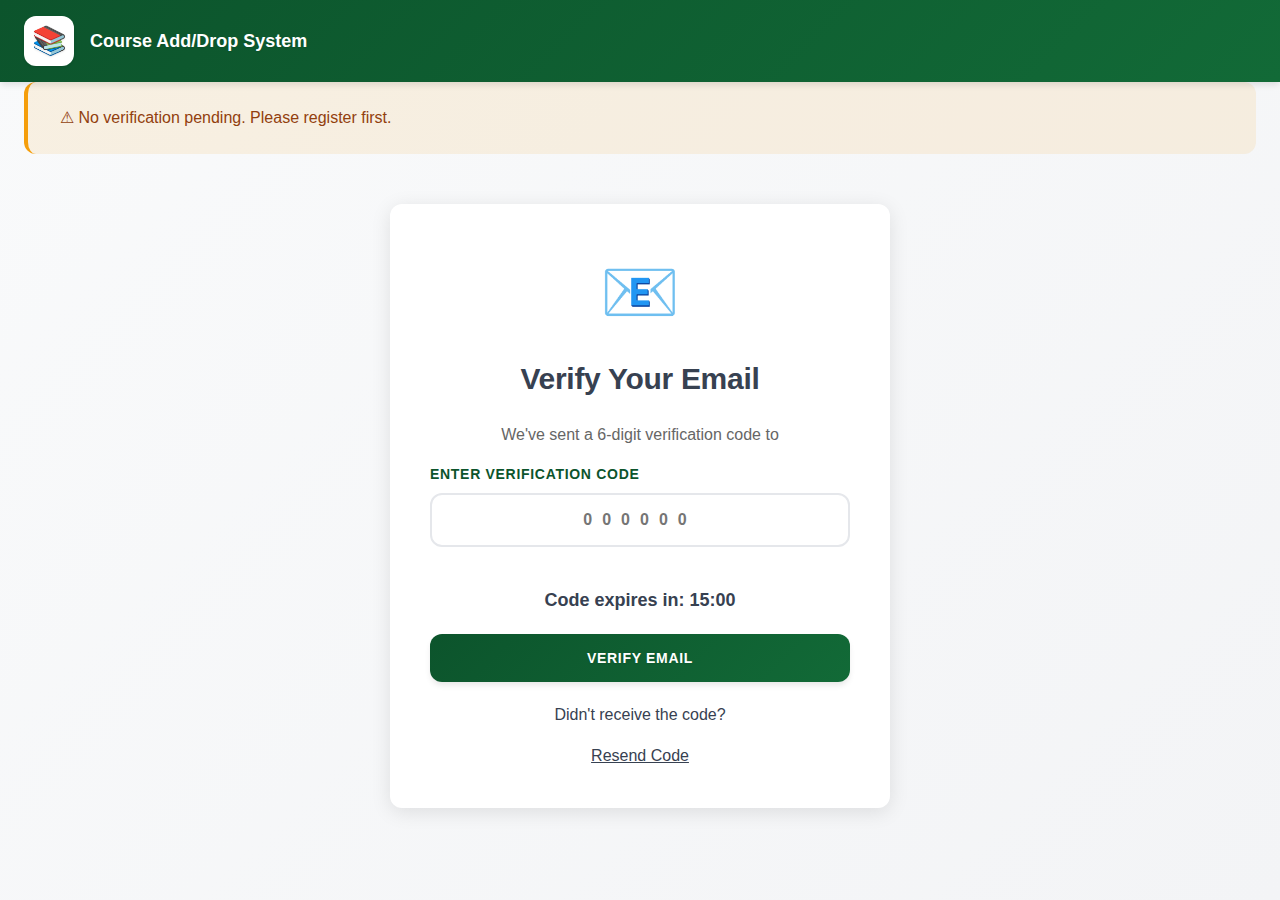
<file: pages/verify-email.html>
<!DOCTYPE html>
<html lang="en">
<head>
  <meta charset="UTF-8">
  <meta name="viewport" content="width=device-width, initial-scale=1.0">
  <title>Verify Email - Course Add/Drop System</title>
  <link rel="stylesheet" href="../style.css">
  <style>
    .verification-container {
      max-width: 500px;
      margin: 50px auto;
      padding: 40px;
      background: white;
      border-radius: 12px;
      box-shadow: 0 4px 20px rgba(0,0,0,0.1);
    }
    .verification-icon {
      text-align: center;
      font-size: 64px;
      margin-bottom: 20px;
    }
    .code-input {
      font-size: 32px;
      text-align: center;
      letter-spacing: 10px;
      font-weight: bold;
      padding: 15px;
      border: 3px dashed var(--primary-color);
      border-radius: 8px;
      font-family: 'Courier New', monospace;
    }
    .timer {
      text-align: center;
      color: var(--warning-color);
      font-size: 18px;
      margin: 20px 0;
      font-weight: bold;
    }
    .resend-link {
      text-align: center;
      margin-top: 20px;
    }
    .resend-link button {
      background: none;
      border: none;
      color: var(--primary-color);
      text-decoration: underline;
      cursor: pointer;
      font-size: 16px;
    }
    .resend-link button:disabled {
      color: #ccc;
      cursor: not-allowed;
    }
  </style>
</head>
<body>
  <!-- Navigation -->
  <nav class="navbar">
    <div class="nav-container">
      <a href="../index.html" class="logo">
        <div class="logo-icon">📚</div>
        <span>Course Add/Drop System</span>
      </a>
    </div>
  </nav>

  <div class="container">
    <div class="verification-container">
      <div class="verification-icon">📧</div>
      <h2 style="text-align: center; color: var(--primary-color);">Verify Your Email</h2>
      <p style="text-align: center; color: #666;">
        We've sent a 6-digit verification code to<br>
        <strong id="displayEmail"></strong>
      </p>

      <form id="verificationForm">
        <div class="form-group">
          <label for="verificationCode">Enter Verification Code</label>
          <input 
            type="text" 
            id="verificationCode" 
            name="code" 
            class="code-input" 
            maxlength="6" 
            pattern="[0-9]{6}"
            placeholder="000000"
            required
            autocomplete="off">
        </div>

        <div class="timer" id="timer">
          Code expires in: <span id="countdown">15:00</span>
        </div>

        <button type="submit" class="btn btn-primary" style="width: 100%;">
          Verify Email
        </button>
      </form>

      <div class="resend-link">
        <p>Didn't receive the code?</p>
        <button id="resendBtn" onclick="resendCode()">Resend Code</button>
      </div>
    </div>
  </div>

  <!-- Scripts -->
  <script src="../script.js"></script>
  <script>
    let countdownTimer;
    let resendTimer;
    let timeRemaining = 900; // 15 minutes in seconds
    let canResend = false;

    document.addEventListener('DOMContentLoaded', () => {
      // Get email from session storage
      const registrationEmail = sessionStorage.getItem('verificationEmail');
      if (!registrationEmail) {
        DACSystem.showAlert('No verification pending. Please register first.', 'warning');
        setTimeout(() => window.location.href = 'register.html', 2000);
        return;
      }

      document.getElementById('displayEmail').textContent = registrationEmail;
      
      // Start countdown
      startCountdown();
      
      // Enable resend after 60 seconds
      setTimeout(() => {
        canResend = true;
        document.getElementById('resendBtn').disabled = false;
      }, 60000);

      // Handle form submission
      document.getElementById('verificationForm').addEventListener('submit', handleVerification);
      
      // Auto-focus on code input
      document.getElementById('verificationCode').focus();
      
      // Format code input
      document.getElementById('verificationCode').addEventListener('input', (e) => {
        e.target.value = e.target.value.replace(/[^0-9]/g, '');
      });
    });

    function startCountdown() {
      const countdownEl = document.getElementById('countdown');
      
      countdownTimer = setInterval(() => {
        timeRemaining--;
        
        const minutes = Math.floor(timeRemaining / 60);
        const seconds = timeRemaining % 60;
        countdownEl.textContent = `${minutes}:${seconds.toString().padStart(2, '0')}`;
        
        if (timeRemaining <= 0) {
          clearInterval(countdownTimer);
          DACSystem.showAlert('Verification code expired. Please request a new code.', 'warning');
          document.getElementById('verificationForm').querySelector('button[type="submit"]').disabled = true;
        }
        
        // Change color when less than 2 minutes remain
        if (timeRemaining <= 120) {
          document.getElementById('timer').style.color = 'var(--danger-color)';
        }
      }, 1000);
    }

    async function handleVerification(e) {
      e.preventDefault();
      
      const code = document.getElementById('verificationCode').value.trim();
      const email = sessionStorage.getItem('verificationEmail');
      
      if (code.length !== 6) {
        DACSystem.showAlert('Please enter a 6-digit code', 'warning');
        return;
      }
      
      if (!code.match(/^[0-9]{6}$/)) {
        DACSystem.showAlert('Code must be 6 digits', 'warning');
        return;
      }

      try {
        DACSystem.showLoading('Verifying code...');
        const result = await DACSystem.apiCall('verifyCode', { email: email.trim(), code: code.trim() });
        DACSystem.hideLoading();
        
        DACSystem.showAlert('Email verified successfully! Redirecting to login...', 'success');
        
        // Clear session storage
        sessionStorage.removeItem('verificationEmail');
        sessionStorage.removeItem('registrationData');
        
        // Clear countdown
        clearInterval(countdownTimer);
        
        // Redirect to login
        setTimeout(() => {
          window.location.href = 'login.html';
        }, 2000);
        
      } catch (error) {
        DACSystem.hideLoading();
        DACSystem.showAlert(error.message || 'Invalid verification code', 'danger');
        document.getElementById('verificationCode').value = '';
        document.getElementById('verificationCode').focus();
      }
    }

    async function resendCode() {
      if (!canResend) {
        DACSystem.showAlert('Please wait before requesting a new code', 'warning');
        return;
      }

      const email = sessionStorage.getItem('verificationEmail');
      const registrationData = JSON.parse(sessionStorage.getItem('registrationData') || '{}');
      
      if (!registrationData.email) {
        DACSystem.showAlert('Registration data not found. Please register again.', 'danger');
        setTimeout(() => window.location.href = 'register.html', 2000);
        return;
      }

      try {
        document.getElementById('resendBtn').disabled = true;
        await DACSystem.apiCall('sendVerificationCode', registrationData);
        
        DACSystem.showAlert('A new verification code has been sent to your email', 'success');
        
        // Reset countdown
        clearInterval(countdownTimer);
        timeRemaining = 900;
        document.getElementById('timer').style.color = 'var(--warning-color)';
        startCountdown();
        
        // Re-enable form submit button
        document.getElementById('verificationForm').querySelector('button[type="submit"]').disabled = false;
        
        // Disable resend for 60 seconds
        canResend = false;
        setTimeout(() => {
          canResend = true;
          document.getElementById('resendBtn').disabled = false;
        }, 60000);
        
      } catch (error) {
        DACSystem.showAlert(error.message || 'Failed to resend code', 'danger');
        document.getElementById('resendBtn').disabled = false;
      }
    }

    // Clear timer on page unload
    window.addEventListener('beforeunload', () => {
      if (countdownTimer) clearInterval(countdownTimer);
    });
  </script>
</body>
</html>
</file>
<file: style.css>
/* =========================================================
   COURSE ADD/DROP MANAGEMENT SYSTEM
   Modern Professional CSS Framework
   Shaqra University - College of Computing and IT
   ========================================================= */

/* =========================================================
   CSS CUSTOM PROPERTIES - DESIGN TOKENS
   ========================================================= */

:root {
  /* Brand Colors */
  --brand-primary: #0c542c;
  --brand-primary-light: #126a37;
  --brand-primary-dark: #062915;
  --brand-secondary: #bc9461;
  --brand-accent: #d4a574;
  
  /* Semantic Colors */
  --color-success: #10b981;
  --color-warning: #f59e0b;
  --color-danger: #ef4444;
  --color-info: #3b82f6;
  
  /* Neutral Palette */
  --color-white: #ffffff;
  --color-light: #f9fafb;
  --color-gray-100: #f3f4f6;
  --color-gray-200: #e5e7eb;
  --color-gray-300: #d1d5db;
  --color-gray-400: #9ca3af;
  --color-gray-500: #6b7280;
  --color-gray-600: #4b5563;
  --color-gray-700: #374151;
  --color-gray-800: #1f2937;
  --color-gray-900: #111827;
  
  /* Typography */
  --font-family-primary: -apple-system, BlinkMacSystemFont, 'Segoe UI', 'Roboto', 'Oxygen', 'Ubuntu', sans-serif;
  --font-size-xs: 0.75rem;
  --font-size-sm: 0.875rem;
  --font-size-base: 1rem;
  --font-size-lg: 1.125rem;
  --font-size-xl: 1.25rem;
  --font-size-2xl: 1.5rem;
  --font-size-3xl: 1.875rem;
  --font-size-4xl: 2.25rem;
  
  --font-weight-light: 300;
  --font-weight-normal: 400;
  --font-weight-medium: 500;
  --font-weight-semibold: 600;
  --font-weight-bold: 700;
  
  /* Spacing */
  --spacing-xs: 0.25rem;
  --spacing-sm: 0.5rem;
  --spacing-md: 1rem;
  --spacing-lg: 1.5rem;
  --spacing-xl: 2rem;
  --spacing-2xl: 2.5rem;
  --spacing-3xl: 3rem;
  --spacing-4xl: 4rem;
  
  /* Border Radius */
  --radius-sm: 0.375rem;
  --radius-md: 0.5rem;
  --radius-lg: 0.75rem;
  --radius-xl: 1rem;
  --radius-full: 9999px;
  
  /* Shadows */
  --shadow-xs: 0 1px 2px 0 rgba(0, 0, 0, 0.05);
  --shadow-sm: 0 1px 3px 0 rgba(0, 0, 0, 0.1);
  --shadow-md: 0 4px 6px -1px rgba(0, 0, 0, 0.1);
  --shadow-lg: 0 10px 15px -3px rgba(0, 0, 0, 0.1);
  --shadow-xl: 0 20px 25px -5px rgba(0, 0, 0, 0.1);
  --shadow-2xl: 0 25px 50px -12px rgba(0, 0, 0, 0.25);
  
  /* Transitions */
  --transition-fast: 150ms cubic-bezier(0.4, 0, 0.2, 1);
  --transition-base: 200ms cubic-bezier(0.4, 0, 0.2, 1);
  --transition-slow: 300ms cubic-bezier(0.4, 0, 0.2, 1);
  
  /* Line Height */
  --line-height-tight: 1.25;
  --line-height-snug: 1.375;
  --line-height-normal: 1.5;
  --line-height-relaxed: 1.625;
  --line-height-loose: 2;
}

/* =========================================================
   GLOBAL STYLES
   ========================================================= */

* {
  margin: 0;
  padding: 0;
  box-sizing: border-box;
}

html {
  scroll-behavior: smooth;
  -webkit-font-smoothing: antialiased;
  -moz-osx-font-smoothing: grayscale;
}

body {
  font-family: var(--font-family-primary);
  font-size: var(--font-size-base);
  font-weight: var(--font-weight-normal);
  line-height: var(--line-height-normal);
  color: var(--color-gray-700);
  background: linear-gradient(135deg, var(--color-light) 0%, var(--color-gray-100) 100%);
  min-height: 100vh;
  overflow-x: hidden;
  width: 100%;
  display: flex;
  flex-direction: column;
}

body > .container {
  flex: 1;
}

/* =========================================================
   TYPOGRAPHY
   ========================================================= */

h1, h2, h3, h4, h5, h6 {
  font-weight: var(--font-weight-bold);
  line-height: var(--line-height-tight);
  color: var(--brand-primary-dark);
  margin-bottom: var(--spacing-lg);
}

h1 {
  font-size: var(--font-size-4xl);
  letter-spacing: -0.02em;
}

h2 {
  font-size: var(--font-size-3xl);
  letter-spacing: -0.01em;
}

h3 {
  font-size: var(--font-size-2xl);
}

h4 {
  font-size: var(--font-size-xl);
}

h5 {
  font-size: var(--font-size-lg);
}

h6 {
  font-size: var(--font-size-base);
  text-transform: uppercase;
  letter-spacing: 0.05em;
}

p {
  margin-bottom: var(--spacing-md);
  line-height: var(--line-height-relaxed);
}

a {
  color: var(--brand-secondary);
  text-decoration: none;
  font-weight: var(--font-weight-medium);
  transition: color var(--transition-fast);
}

a:hover {
  color: var(--brand-accent);
  text-decoration: underline;
}

/* =========================================================
   NAVBAR & LOGO
   ========================================================= */

.navbar {
  background: linear-gradient(135deg, var(--brand-primary) 0%, var(--brand-primary-light) 100%);
  box-shadow: var(--shadow-md);
  position: sticky;
  top: 0;
  z-index: 999;
  width: 100%;
  overflow: visible;
}

.nav-container {
  max-width: 1400px;
  margin: 0 auto;
  padding: var(--spacing-md) var(--spacing-lg);
  display: flex;
  justify-content: space-between;
  align-items: center;
  position: relative;
  width: 100%;
}

.logo {
  display: flex;
  align-items: center;
  gap: var(--spacing-md);
  color: var(--color-white);
  text-decoration: none;
  font-weight: var(--font-weight-bold);
  font-size: var(--font-size-lg);
  transition: transform var(--transition-fast);
  text-shadow: 0 1px 2px rgba(0, 0, 0, 0.1);
}

.logo:hover {
  transform: scale(1.05);
  color: var(--brand-secondary);
}

.logo-icon {
  width: 50px;
  height: 50px;
  background: var(--color-white);
  border-radius: var(--radius-lg);
  display: flex;
  align-items: center;
  justify-content: center;
  font-size: 1.75rem;
  overflow: hidden;
  box-shadow: var(--shadow-sm);
}

.logo-icon img {
  width: 100%;
  height: 100%;
  object-fit: cover;
}

.nav-links {
  list-style: none;
  display: flex;
  gap: var(--spacing-lg);
  align-items: center;
  flex-wrap: wrap;
}

@media (max-width: 768px) {
  .nav-links {
    display: none;
    position: absolute;
    flex-direction: column;
    top: 100%;
    left: 0;
    right: 0;
    background: var(--brand-primary);
    width: 100%;
    gap: 0;
    margin: 0;
    padding: 0;
    border-top: 1px solid rgba(255, 255, 255, 0.1);
  }
  
  .nav-links.active {
    display: flex;
  }
}

.nav-links a {
  color: var(--color-white);
  font-weight: var(--font-weight-medium);
  text-decoration: none;
  transition: all var(--transition-fast);
  padding: var(--spacing-sm) var(--spacing-md);
  border-radius: var(--radius-md);
  font-size: var(--font-size-sm);
  text-shadow: 0 1px 2px rgba(0, 0, 0, 0.1);
}

.nav-links a:hover {
  background: rgba(255, 255, 255, 0.15);
  color: var(--brand-secondary);
  transform: translateY(-2px);
}

.nav-links .btn {
  padding: var(--spacing-sm) var(--spacing-lg);
}

/* =========================================================
   HEADER & NAVIGATION
   ========================================================= */

header {
  background: linear-gradient(135deg, var(--brand-primary) 0%, var(--brand-primary-light) 100%);
  color: var(--color-white);
  padding: var(--spacing-4xl) var(--spacing-xl);
  position: relative;
  overflow: hidden;
  box-shadow: var(--shadow-lg);
}

header::before {
  content: '';
  position: absolute;
  top: -50%;
  right: -10%;
  width: 500px;
  height: 500px;
  background: radial-gradient(circle, rgba(255, 255, 255, 0.08) 0%, transparent 70%);
  border-radius: 50%;
  animation: float 8s ease-in-out infinite;
}

@keyframes float {
  0%, 100% { transform: translateY(0) translateX(0); }
  50% { transform: translateY(-30px) translateX(10px); }
}

header h1 {
  color: var(--color-white);
  margin-bottom: var(--spacing-sm);
  position: relative;
  z-index: 1;
  font-size: var(--font-size-3xl);
  font-weight: var(--font-weight-bold);
  text-shadow: 0 2px 4px rgba(0, 0, 0, 0.2);
}

header p {
  color: var(--color-white);
  position: relative;
  z-index: 1;
  font-size: var(--font-size-lg);
  margin-bottom: 0;
  font-weight: var(--font-weight-normal);
  text-shadow: 0 1px 2px rgba(0, 0, 0, 0.15);
}

nav {
  background: var(--brand-primary);
  position: sticky;
  top: 0;
  z-index: 999;
  box-shadow: var(--shadow-md);
}

nav ul {
  list-style: none;
  display: flex;
  flex-wrap: wrap;
  justify-content: center;
  max-width: 1400px;
  margin: 0 auto;
  padding: 0;
}

nav ul li a {
  color: var(--color-white);
  padding: var(--spacing-md) var(--spacing-lg);
  display: flex;
  align-items: center;
  font-weight: var(--font-weight-medium);
  transition: background var(--transition-fast), color var(--transition-fast);
  position: relative;
  font-size: var(--font-size-base);
}

nav ul li a::after {
  content: '';
  position: absolute;
  bottom: 0;
  left: 50%;
  width: 0;
  height: 3px;
  background: var(--brand-secondary);
  transform: translateX(-50%);
  transition: width var(--transition-base);
}

nav ul li a:hover {
  background: rgba(188, 148, 97, 0.15);
  color: var(--brand-secondary);
}

nav ul li a:hover::after {
  width: 70%;
}

.hamburger {
  display: none;
  background: transparent;
  border: none;
  color: var(--color-white);
  font-size: var(--font-size-xl);
  padding: var(--spacing-md);
  cursor: pointer;
  position: relative;
  z-index: 1001;
  transition: transform var(--transition-fast);
  min-width: 44px;
  min-height: 44px;
  display: flex;
  align-items: center;
  justify-content: center;
}

@media (max-width: 768px) {
  .hamburger {
    display: flex;
  }
}

.hamburger:active {
  transform: scale(0.9);
}

/* =========================================================
   HERO SECTION
   ========================================================= */

.hero {
  background: linear-gradient(135deg, var(--brand-primary) 0%, var(--brand-primary-light) 100%);
  color: var(--color-white);
  padding: var(--spacing-4xl) var(--spacing-xl);
  text-align: center;
  position: relative;
  overflow: hidden;
  border-bottom: 4px solid var(--brand-secondary);
}

.hero::before {
  content: '';
  position: absolute;
  top: -50%;
  right: -10%;
  width: 500px;
  height: 500px;
  background: radial-gradient(circle, rgba(188, 148, 97, 0.15) 0%, transparent 70%);
  border-radius: 50%;
  animation: float 8s ease-in-out infinite;
}

.hero::after {
  content: '';
  position: absolute;
  bottom: -20%;
  left: 5%;
  width: 300px;
  height: 300px;
  background: radial-gradient(circle, rgba(188, 148, 97, 0.1) 0%, transparent 70%);
  border-radius: 50%;
}

.hero h1 {
  color: var(--color-white);
  font-size: var(--font-size-4xl);
  margin-bottom: var(--spacing-md);
  position: relative;
  z-index: 1;
  font-weight: var(--font-weight-bold);
  text-shadow: 0 2px 4px rgba(0, 0, 0, 0.2);
}

.hero p {
  color: var(--color-white);
  font-size: var(--font-size-lg);
  margin-bottom: var(--spacing-2xl);
  position: relative;
  z-index: 1;
  font-weight: var(--font-weight-normal);
  text-shadow: 0 1px 2px rgba(0, 0, 0, 0.15);
}

.hero-buttons {
  display: flex;
  justify-content: center;
  gap: var(--spacing-lg);
  flex-wrap: wrap;
  position: relative;
  z-index: 1;
}

/* =========================================================
   MAIN LAYOUT
   ========================================================= */

main {
  max-width: 1400px;
  margin: var(--spacing-3xl) auto;
  padding: 0 var(--spacing-lg);
}

section {
  background: var(--color-white);
  border-radius: var(--radius-xl);
  box-shadow: var(--shadow-md);
  padding: var(--spacing-3xl);
  margin-bottom: var(--spacing-3xl);
  position: relative;
  overflow: hidden;
  transition: box-shadow var(--transition-base), transform var(--transition-base);
}

section::before {
  content: '';
  position: absolute;
  top: 0;
  left: 0;
  width: 100%;
  height: 4px;
  background: linear-gradient(90deg, var(--brand-primary) 0%, var(--brand-secondary) 100%);
}

section:hover {
  box-shadow: var(--shadow-xl);
  transform: translateY(-2px);
}

.container {
  max-width: 1400px;
  margin: 0 auto;
  padding: 0 var(--spacing-lg);
  width: 100%;
  box-sizing: border-box;
}

/* =========================================================
   FORMS & INPUTS
   ========================================================= */

.form-group {
  margin-bottom: var(--spacing-2xl);
}

label {
  display: block;
  margin-bottom: var(--spacing-sm);
  color: var(--brand-primary);
  font-weight: var(--font-weight-semibold);
  font-size: var(--font-size-sm);
  text-transform: uppercase;
  letter-spacing: 0.05em;
}

label .required {
  color: var(--color-danger);
  margin-left: var(--spacing-xs);
}

input[type="text"],
input[type="email"],
input[type="password"],
input[type="phone"],
input[type="date"],
input[type="number"],
select,
textarea {
  width: 100%;
  padding: var(--spacing-md) var(--spacing-lg);
  border: 2px solid var(--color-gray-200);
  border-radius: var(--radius-lg);
  font-size: var(--font-size-base);
  font-family: inherit;
  transition: border-color var(--transition-fast), box-shadow var(--transition-fast);
  background: var(--color-white);
}

input:focus,
select:focus,
textarea:focus {
  outline: none;
  border-color: var(--brand-secondary);
  box-shadow: 0 0 0 4px rgba(188, 148, 97, 0.1);
}

input:disabled,
select:disabled,
textarea:disabled {
  background: var(--color-gray-100);
  cursor: not-allowed;
  opacity: 0.6;
}

select {
  appearance: none;
  background-image: url("data:image/svg+xml,%3Csvg xmlns='http://www.w3.org/2000/svg' viewBox='0 0 20 20' fill='%230c542c'%3E%3Cpath fill-rule='evenodd' d='M5.293 7.293a1 1 0 011.414 0L10 10.586l3.293-3.293a1 1 0 111.414 1.414l-4 4a1 1 0 01-1.414 0l-4-4a1 1 0 010-1.414z' clip-rule='evenodd'/%3E%3C/svg%3E");
  background-repeat: no-repeat;
  background-position: right var(--spacing-lg) center;
  background-size: 1.25rem;
  padding-right: 2.5rem;
}

textarea {
  resize: vertical;
  min-height: 120px;
  font-family: 'Courier New', monospace;
}

.form-row {
  display: grid;
  grid-template-columns: repeat(auto-fit, minmax(280px, 1fr));
  gap: var(--spacing-xl);
  margin-bottom: var(--spacing-xl);
}

.password-strength {
  height: 3px;
  background: var(--color-gray-200);
  border-radius: var(--radius-full);
  margin-top: var(--spacing-sm);
  overflow: hidden;
}

.password-strength-meter {
  height: 100%;
  width: 0%;
  border-radius: var(--radius-full);
  transition: width var(--transition-base), background var(--transition-base);
  background: var(--color-danger);
}

.password-strength-meter.weak {
  width: 25%;
  background: var(--color-danger);
}

.password-strength-meter.fair {
  width: 50%;
  background: var(--color-warning);
}

.password-strength-meter.good {
  width: 75%;
  background: #84cc16;
}

.password-strength-meter.strong {
  width: 100%;
  background: var(--color-success);
}

/* =========================================================
   BUTTONS
   ========================================================= */

.btn {
  padding: var(--spacing-md) var(--spacing-xl);
  border: none;
  border-radius: var(--radius-lg);
  font-size: var(--font-size-base);
  font-weight: var(--font-weight-semibold);
  cursor: pointer;
  text-decoration: none;
  display: inline-flex;
  align-items: center;
  justify-content: center;
  gap: var(--spacing-sm);
  transition: all var(--transition-fast);
  min-height: 44px;
  text-transform: uppercase;
  letter-spacing: 0.05em;
  font-size: var(--font-size-sm);
}

.btn-primary {
  background: linear-gradient(135deg, var(--brand-primary) 0%, var(--brand-primary-light) 100%);
  color: var(--color-white);
  box-shadow: var(--shadow-md);
  font-weight: var(--font-weight-bold);
  text-shadow: 0 1px 2px rgba(0, 0, 0, 0.1);
}

.btn-primary:hover {
  box-shadow: var(--shadow-lg);
  transform: translateY(-2px);
  background: linear-gradient(135deg, var(--brand-primary-light) 0%, var(--brand-primary) 100%);
  color: var(--brand-secondary);
}

.btn-primary:active {
  transform: translateY(0);
  box-shadow: var(--shadow-sm);
  color: var(--color-white);
}

.btn-success {
  background: linear-gradient(135deg, var(--color-success) 0%, #059669 100%);
  color: var(--color-white);
  box-shadow: var(--shadow-md);
}

.btn-success:hover {
  box-shadow: var(--shadow-lg);
  transform: translateY(-2px);
}

.btn-danger {
  background: linear-gradient(135deg, var(--color-danger) 0%, #dc2626 100%);
  color: var(--color-white);
  box-shadow: var(--shadow-md);
}

.btn-danger:hover {
  box-shadow: var(--shadow-lg);
  transform: translateY(-2px);
}

.btn-secondary {
  background: var(--color-gray-600);
  color: var(--color-white);
  box-shadow: var(--shadow-md);
}

.btn-secondary:hover {
  background: var(--color-gray-700);
  box-shadow: var(--shadow-lg);
  transform: translateY(-2px);
}

.btn-warning {
  background: linear-gradient(135deg, var(--color-warning) 0%, #d97706 100%);
  color: var(--color-white);
  box-shadow: var(--shadow-md);
}

.btn-warning:hover {
  box-shadow: var(--shadow-lg);
  transform: translateY(-2px);
}

.btn:disabled {
  opacity: 0.5;
  cursor: not-allowed;
  transform: none;
}

.btn-outline {
  background: transparent;
  color: var(--color-white);
  border: 2px solid var(--color-white);
  box-shadow: none;
}

.btn-outline:hover {
  background: var(--color-white);
  color: var(--brand-primary);
  box-shadow: var(--shadow-md);
}

.btn-block {
  width: 100%;
  margin-bottom: var(--spacing-md);
}

.btn-sm {
  padding: var(--spacing-sm) var(--spacing-md);
  font-size: var(--font-size-xs);
}

.btn-lg {
  padding: var(--spacing-lg) var(--spacing-2xl);
  font-size: var(--font-size-base);
}

/* Mobile-only utility for toggle visibility */
.mobile-only { display: none; }
@media (max-width: 768px) {
  .mobile-only { display: inline-flex; }
}

/* =========================================================
   BADGES & STATUS INDICATORS
   ========================================================= */

.badge {
  display: inline-block;
  padding: var(--spacing-xs) var(--spacing-md);
  border-radius: var(--radius-full);
  font-size: var(--font-size-xs);
  font-weight: var(--font-weight-semibold);
  text-transform: uppercase;
  letter-spacing: 0.05em;
}

.badge-primary {
  background: rgba(12, 84, 44, 0.1);
  color: var(--brand-primary);
}

.badge-success {
  background: rgba(16, 185, 129, 0.1);
  color: var(--color-success);
}

.badge-danger {
  background: rgba(239, 68, 68, 0.1);
  color: var(--color-danger);
}

.badge-warning {
  background: rgba(245, 158, 11, 0.1);
  color: var(--color-warning);
}

.status-badge {
  padding: var(--spacing-sm) var(--spacing-lg);
  border-radius: var(--radius-full);
  font-weight: var(--font-weight-semibold);
  font-size: var(--font-size-xs);
  text-transform: uppercase;
  letter-spacing: 0.05em;
  display: inline-block;
}

.status-awaiting_advisor,
.status-awaiting_hod,
.status-awaiting_registrar {
  background: linear-gradient(135deg, var(--color-warning) 0%, #d97706 100%);
  color: var(--color-white);
  box-shadow: 0 4px 12px rgba(245, 158, 11, 0.25);
}

.status-approved,
.status-completed {
  background: linear-gradient(135deg, var(--color-success) 0%, #059669 100%);
  color: var(--color-white);
  box-shadow: 0 4px 12px rgba(16, 185, 129, 0.25);
}

.status-rejected {
  background: linear-gradient(135deg, var(--color-danger) 0%, #dc2626 100%);
  color: var(--color-white);
  box-shadow: 0 4px 12px rgba(239, 68, 68, 0.25);
}

/* =========================================================
   CARDS
   ========================================================= */

.card {
  background: var(--color-white);
  border-radius: var(--radius-xl);
  box-shadow: var(--shadow-md);
  overflow: hidden;
  transition: all var(--transition-base);
  border: 1px solid var(--color-gray-200);
}

.card:hover {
  box-shadow: var(--shadow-lg);
  border-color: var(--brand-secondary);
}

.card-header {
  background: linear-gradient(135deg, var(--brand-primary) 0%, var(--brand-primary-light) 100%);
  color: var(--color-white);
  padding: var(--spacing-xl) var(--spacing-2xl);
  border-bottom: none;
}

.card-header h1,
.card-header h2,
.card-header h3,
.card-header h4,
.card-header h5,
.card-header h6 {
  color: var(--color-white);
  margin: 0;
  font-size: var(--font-size-lg);
  font-weight: var(--font-weight-bold);
}

.card-header p {
  color: rgba(255, 255, 255, 0.95);
  margin: var(--spacing-sm) 0 0 0;
  font-size: var(--font-size-sm);
  font-weight: var(--font-weight-normal);
}

.card-header div {
  color: var(--color-white);
}

.card-body {
  padding: var(--spacing-2xl);
}

.card-footer {
  padding: var(--spacing-xl) var(--spacing-2xl);
  background: var(--color-gray-50);
  border-top: 1px solid var(--color-gray-200);
  display: flex;
  gap: var(--spacing-md);
  flex-wrap: wrap;
}
.stat-card {
  background: linear-gradient(135deg, var(--brand-primary) 0%, var(--brand-primary-light) 100%);
  color: var(--color-white);
  padding: var(--spacing-xl);
  border-radius: var(--radius-lg);
  text-align: center;
  box-shadow: var(--shadow-lg);
  transition: all var(--transition-base);
  border: 1px solid rgba(255, 255, 255, 0.1);
}

.stat-card:hover {
  transform: translateY(-2px);
  box-shadow: var(--shadow-xl);
}

.stat-card .stat-icon {
  font-size: 1.75rem;
  margin-bottom: var(--spacing-sm);
  display: block;
  filter: drop-shadow(0 1px 2px rgba(0, 0, 0, 0.15));
}

.stat-card .stat-value {
  font-size: var(--font-size-2xl);
  font-weight: var(--font-weight-bold);
  margin-bottom: var(--spacing-sm);
  color: var(--color-white);
  text-shadow: 0 1px 2px rgba(0, 0, 0, 0.1);
}

.stat-card .stat-label {
  font-size: var(--font-size-xs);
  color: rgba(255, 255, 255, 0.95);
  text-transform: uppercase;
  letter-spacing: 0.05em;
  font-weight: var(--font-weight-semibold);
}

.stat-card.stat-success {
  background: linear-gradient(135deg, var(--color-success) 0%, #059669 100%);
}

.stat-card.stat-danger {
  background: linear-gradient(135deg, var(--color-danger) 0%, #dc2626 100%);
}

.stat-card.stat-warning {
  background: linear-gradient(135deg, var(--color-warning) 0%, #d97706 100%);
}

.stat-card.stat-info {
  background: linear-gradient(135deg, var(--color-info) 0%, #1d4ed8 100%);
}

/* =========================================================
   FEATURE CARDS & ACTION CARDS
   ========================================================= */

.features {
  display: grid;
  grid-template-columns: repeat(auto-fit, minmax(320px, 1fr));
  gap: var(--spacing-2xl);
  margin: var(--spacing-3xl) 0;
}

.feature-card {
  background: linear-gradient(135deg, var(--color-white) 0%, var(--color-gray-50) 100%);
  border-radius: var(--radius-xl);
  box-shadow: var(--shadow-md);
  padding: var(--spacing-2xl);
  text-align: center;
  transition: all var(--transition-base);
  border: 1px solid var(--color-gray-200);
  position: relative;
  overflow: hidden;
}

.feature-card::before {
  content: '';
  position: absolute;
  top: 0;
  left: 0;
  right: 0;
  height: 3px;
  background: linear-gradient(90deg, var(--brand-primary) 0%, var(--brand-secondary) 100%);
}

.feature-card:hover {
  transform: translateY(-4px);
  box-shadow: var(--shadow-xl);
  border-color: var(--brand-secondary);
}

.feature-icon {
  font-size: 2.5rem;
  margin-bottom: var(--spacing-lg);
  display: block;
}

.feature-card h3 {
  color: var(--brand-primary);
  margin-bottom: var(--spacing-md);
  font-size: var(--font-size-lg);
  margin-top: 0;
}

.feature-card p {
  color: var(--color-gray-600);
  margin: 0;
  font-size: var(--font-size-sm);
  line-height: var(--line-height-relaxed);
}

.action-cards {
  display: grid;
  grid-template-columns: repeat(auto-fit, minmax(320px, 1fr));
  gap: var(--spacing-2xl);
  margin-top: var(--spacing-2xl);
}

.action-card {
  background: linear-gradient(135deg, var(--color-white) 0%, var(--color-gray-50) 100%);
  border-radius: var(--radius-xl);
  box-shadow: var(--shadow-md);
  padding: var(--spacing-2xl);
  text-align: center;
  transition: all var(--transition-base);
  border: 1px solid var(--color-gray-200);
  text-decoration: none;
  color: inherit;
  position: relative;
  overflow: hidden;
}

.action-card::before {
  content: '';
  position: absolute;
  top: 0;
  left: 0;
  right: 0;
  height: 3px;
  background: linear-gradient(90deg, var(--brand-primary) 0%, var(--brand-secondary) 100%);
}

.action-card:hover {
  transform: translateY(-4px);
  box-shadow: var(--shadow-xl);
  border-color: var(--brand-secondary);
}

.action-card i {
  font-size: 2.5rem;
  color: var(--brand-primary);
  margin-bottom: var(--spacing-lg);
  display: block;
  transition: transform var(--transition-base);
}

.action-card:hover i {
  transform: scale(1.1);
}

.action-card h3 {
  color: var(--brand-primary);
  margin: 0 0 var(--spacing-md) 0;
  font-size: var(--font-size-lg);
}

.action-card p {
  color: var(--color-gray-600);
  margin: 0;
  font-size: var(--font-size-sm);
}

/* =========================================================
   TABLES
   ========================================================= */

table {
  width: 100%;
  border-collapse: collapse;
  background: var(--color-white);
  box-shadow: var(--shadow-md);
  border-radius: var(--radius-lg);
  overflow: hidden;
  margin-bottom: var(--spacing-2xl);
}

table thead th {
  background: linear-gradient(135deg, var(--brand-primary) 0%, var(--brand-primary-light) 100%);
  color: var(--color-white);
  padding: var(--spacing-md) var(--spacing-lg);
  font-weight: var(--font-weight-semibold);
  text-align: left;
  border: none;
  text-transform: uppercase;
  letter-spacing: 0.05em;
  font-size: var(--font-size-xs);
}

table tbody td {
  padding: var(--spacing-lg);
  border-bottom: 1px solid var(--color-gray-200);
  color: var(--color-gray-700);
}

table tbody tr:hover {
  background: var(--color-gray-50);
  transition: background var(--transition-fast);
}

table tbody tr:last-child td {
  border-bottom: none;
}

/* =========================================================
   MODALS
   ========================================================= */

.modal {
  display: none;
  position: fixed;
  top: 0;
  left: 0;
  width: 100%;
  height: 100%;
  background: rgba(0, 0, 0, 0.5);
  z-index: 2000;
  align-items: center;
  justify-content: center;
  padding: var(--spacing-lg);
  opacity: 0;
  transition: opacity var(--transition-base) ease;
}

.modal.active {
  display: flex;
  opacity: 1;
  animation: slideUp var(--transition-base) ease;
}

.modal.closing {
  opacity: 0;
  animation: slideDown var(--transition-base) ease;
}

@keyframes fadeIn {
  from { opacity: 0; }
  to { opacity: 1; }
}

.modal-content {
  background: var(--color-white);
  border-radius: var(--radius-xl);
  max-width: 600px;
  width: 100%;
  max-height: 90vh;
  overflow-y: auto;
  box-shadow: var(--shadow-2xl);
  animation: slideUp var(--transition-base) ease;
}

@keyframes slideUp {
  from {
    opacity: 0;
    transform: translateY(20px);
  }
  to {
    opacity: 1;
    transform: translateY(0);
  }
}

@keyframes slideDown {
  from {
    opacity: 1;
    transform: translateY(0);
  }
  to {
    opacity: 0;
    transform: translateY(20px);
  }
}

.modal-header {
  background: linear-gradient(135deg, var(--brand-primary) 0%, var(--brand-primary-light) 100%);
  color: var(--color-white);
  padding: var(--spacing-2xl);
  display: flex;
  justify-content: space-between;
  align-items: center;
  border-bottom: none;
}

.modal-header h1,
.modal-header h2,
.modal-header h3,
.modal-header h4,
.modal-header h5,
.modal-header h6 {
  color: var(--color-white);
  margin: 0;
  font-weight: var(--font-weight-bold);
  text-shadow: 0 1px 2px rgba(0, 0, 0, 0.15);
}

.modal-header p {
  color: rgba(255, 255, 255, 0.95);
}

.modal-close {
  background: transparent;
  border: none;
  color: var(--color-white);
  font-size: var(--font-size-xl);
  cursor: pointer;
  padding: var(--spacing-sm);
  transition: transform var(--transition-fast);
}

.modal-close:hover {
  transform: rotate(90deg);
}

.modal-body {
  padding: var(--spacing-2xl);
}

.modal-footer {
  padding: var(--spacing-lg) var(--spacing-2xl);
  border-top: 1px solid var(--color-gray-200);
  display: flex;
  gap: var(--spacing-md);
  justify-content: flex-end;
  flex-wrap: wrap;
}

/* =========================================================
   ALERTS & MESSAGES
   ========================================================= */

.alert {
  padding: var(--spacing-lg) var(--spacing-xl);
  border-radius: var(--radius-lg);
  margin-bottom: var(--spacing-xl);
  display: none;
  border-left: 4px solid;
}

.alert.active {
  display: block;
  animation: slideDown var(--transition-base) ease;
}

@keyframes slideDown {
  from {
    opacity: 0;
    transform: translateY(-10px);
  }
  to {
    opacity: 1;
    transform: translateY(0);
  }
}

.alert-success {
  background: rgba(16, 185, 129, 0.1);
  border-color: var(--color-success);
  color: #047857;
}

.alert-danger {
  background: rgba(239, 68, 68, 0.1);
  border-color: var(--color-danger);
  color: #7f1d1d;
}

.alert-warning {
  background: rgba(245, 158, 11, 0.1);
  border-color: var(--color-warning);
  color: #92400e;
}

.alert-info {
  background: rgba(59, 130, 246, 0.1);
  border-color: var(--color-info);
  color: #1e3a8a;
}

.message {
  padding: var(--spacing-lg) var(--spacing-xl);
  border-radius: var(--radius-lg);
  margin-bottom: var(--spacing-xl);
  display: none;
  border-left: 4px solid;
}

.message.active {
  display: flex;
}

.message.success {
  background: rgba(16, 185, 129, 0.1);
  border-color: var(--color-success);
  color: #047857;
}

.message.error {
  background: rgba(239, 68, 68, 0.1);
  border-color: var(--color-danger);
  color: #7f1d1d;
}

/* =========================================================
   DASHBOARD LAYOUT
   ========================================================= */

.dashboard-container {
  display: grid;
  grid-template-columns: 220px 1fr;
  gap: var(--spacing-2xl);
  margin: var(--spacing-2xl) 0;
}

.dashboard {
  display: grid;
  grid-template-columns: 220px 1fr;
  gap: var(--spacing-2xl);
}

/* Collapsible sidebar behavior */
.dashboard.collapsed {
  grid-template-columns: 1fr;
}

.dashboard.collapsed .sidebar {
  display: none;
}

.sidebar {
  background: var(--color-white);
  border-radius: var(--radius-xl);
  box-shadow: var(--shadow-md);
  padding: var(--spacing-xl);
  height: fit-content;
  position: sticky;
  top: 100px;
}

.sidebar h3 {
  margin-top: 0;
  padding-bottom: var(--spacing-lg);
  border-bottom: 2px solid var(--color-gray-200);
  font-size: var(--font-size-lg);
}

.sidebar ul {
  list-style: none;
  padding: 0;
}

.sidebar ul li {
  margin-bottom: var(--spacing-xs);
}

.sidebar ul li a {
  display: flex;
  align-items: center;
  gap: var(--spacing-md);
  padding: var(--spacing-md) var(--spacing-lg);
  border-radius: var(--radius-lg);
  transition: all var(--transition-fast);
  color: var(--color-gray-700);
  font-weight: var(--font-weight-medium);
  font-size: var(--font-size-sm);
}

.sidebar ul li a:hover {
  background: var(--color-gray-100);
  color: var(--brand-secondary);
  transform: translateX(4px);
}

.sidebar ul li a.active {
  background: linear-gradient(135deg, var(--brand-primary) 0%, var(--brand-primary-light) 100%);
  color: var(--color-white);
  font-weight: var(--font-weight-bold);
  text-shadow: 0 1px 2px rgba(0, 0, 0, 0.1);
}

.main-content {
  display: flex;
  flex-direction: column;
  gap: var(--spacing-2xl);
}

/* Student dashboard single-column layout */
.student-dashboard-page .dashboard {
  display: flex;
  flex-direction: column;
  gap: var(--spacing-2xl);
}

.student-dashboard-page .main-content {
  width: 100%;
  gap: var(--spacing-xl);
}

.student-dashboard-page .dashboard-header {
  display: flex;
  flex-direction: column;
  align-items: flex-start;
  gap: var(--spacing-sm);
}

/* Advisor dashboard single-column layout */
.advisor-dashboard-page .dashboard {
  display: flex;
  flex-direction: column;
  gap: var(--spacing-2xl);
}

.advisor-dashboard-page .main-content {
  width: 100%;
}

.advisor-dashboard-page .dashboard-header {
  display: flex;
  flex-direction: column;
  align-items: flex-start;
  gap: var(--spacing-sm);
}

/* Registrar dashboard single-column layout */
.registrar-dashboard-page .dashboard {
  display: flex;
  flex-direction: column;
  gap: var(--spacing-2xl);
}

.registrar-dashboard-page .main-content {
  width: 100%;
}

.registrar-dashboard-page .dashboard-header {
  display: flex;
  flex-direction: column;
  align-items: flex-start;
  gap: var(--spacing-sm);
}

.user-chips {
  display: flex;
  flex-wrap: wrap;
  gap: var(--spacing-sm);
}

.chip {
  display: inline-flex;
  align-items: center;
  gap: var(--spacing-xs);
  padding: var(--spacing-xs) var(--spacing-sm);
  border-radius: var(--radius-full);
  font-weight: var(--font-weight-semibold);
  font-size: var(--font-size-xs);
  text-transform: uppercase;
  letter-spacing: 0.05em;
  border: 1px solid var(--color-gray-200);
  background: var(--color-white);
  color: var(--brand-primary);
  box-shadow: var(--shadow-xs);
}

.chip-strong {
  background: linear-gradient(135deg, var(--brand-primary) 0%, var(--brand-primary-light) 100%);
  color: var(--color-white);
  border-color: transparent;
}

.chip-ghost {
  background: var(--color-gray-100);
  color: var(--color-gray-700);
}

.action-bar {
  display: flex;
  flex-wrap: wrap;
  gap: var(--spacing-sm);
  margin-bottom: var(--spacing-sm);
}

.action-bar .btn {
  min-width: 180px;
}

.dashboard-grid {
  display: grid;
  grid-template-columns: repeat(auto-fit, minmax(200px, 1fr));
  gap: var(--spacing-xl);
  margin-bottom: var(--spacing-2xl);
}

.dashboard-header {
  margin-bottom: var(--spacing-lg);
}

.dashboard-header h1 {
  margin-bottom: var(--spacing-sm);
}

.dashboard-header p {
  color: var(--color-gray-500);
  margin: 0;
}

/* Stat Cards */
.dashboard-stats {
  display: grid;
  grid-template-columns: repeat(auto-fit, minmax(140px, 1fr));
  gap: var(--spacing-md);
    gap: var(--spacing-2xs);
    padding-bottom: var(--spacing-2xs);

.stat-card {
  background: linear-gradient(135deg, var(--brand-primary) 0%, var(--brand-primary-light) 100%);
  .stat-card { min-width: 140px; padding: var(--spacing-sm); }
  .stat-card .stat-icon { font-size: 0.95rem; }
  .stat-card .stat-value { font-size: var(--font-size-md); }
  .stat-card .stat-label { font-size: 0.65rem; }
  box-shadow: var(--shadow-sm);
  transition: all var(--transition-base);
  border: 1px solid rgba(255, 255, 255, 0.08);
  min-width: 0;
}

.stat-card:hover {
  transform: translateY(-2px);
  box-shadow: var(--shadow-lg);
}

.stat-card .stat-icon {
  font-size: 1.1rem;
  margin-bottom: var(--spacing-2xs);
  display: block;
}

.stat-card .stat-value {
  font-size: var(--font-size-lg);
  font-weight: var(--font-weight-bold);
  margin-bottom: var(--spacing-3xs);
}

.stat-card .stat-label {
  font-size: 0.7rem;
  opacity: 0.9;
  text-transform: uppercase;
  letter-spacing: 0.05em;
}

.stat-card.warning {
  background: linear-gradient(135deg, var(--color-warning) 0%, #d97706 100%);
}

.stat-card.success {
  background: linear-gradient(135deg, var(--color-success) 0%, #059669 100%);
}

.stat-card.danger {
  background: linear-gradient(135deg, var(--color-danger) 0%, #dc2626 100%);
}

.stat-card.info {
  background: linear-gradient(135deg, var(--color-info) 0%, #1d4ed8 100%);
}

/* =========================================================
   DETAIL ITEMS & REQUEST INFORMATION
   ========================================================= */

.detail-item {
  margin-bottom: var(--spacing-md);
}

.detail-item label {
  color: var(--color-gray-500);
  font-weight: var(--font-weight-semibold);
  font-size: var(--font-size-xs);
  text-transform: uppercase;
  letter-spacing: 0.05em;
  display: block;
  margin-bottom: var(--spacing-xs);
}

.detail-item span {
  color: var(--color-gray-700);
  font-size: var(--font-size-base);
  font-weight: var(--font-weight-medium);
}

/* When detail items appear on green backgrounds */
.card-header .detail-item span,
.card-header .detail-item label {
  color: var(--color-white);
  font-weight: var(--font-weight-semibold);
}

.card-header .detail-item label {
  opacity: 0.9;
  text-transform: uppercase;
  font-size: var(--font-size-xs);
}

.section-title {
  font-size: var(--font-size-lg);
  font-weight: var(--font-weight-bold);
  color: var(--brand-primary);
  margin-bottom: var(--spacing-lg);
}

.applications-grid {
  display: grid;
  grid-template-columns: repeat(auto-fill, minmax(380px, 1fr));
  gap: var(--spacing-2xl);
}

.application-card {
  background: var(--color-white);
  border-radius: var(--radius-xl);
  box-shadow: var(--shadow-md);
  padding: var(--spacing-xl);
  transition: all var(--transition-base);
  border: 1px solid var(--color-gray-200);
  border-left: 4px solid var(--brand-primary);
}

.application-card:hover {
  transform: translateY(-2px);
  box-shadow: var(--shadow-lg);
  border-color: var(--brand-secondary);
}

.application-header {
  display: flex;
  justify-content: space-between;
  align-items: flex-start;
  margin-bottom: var(--spacing-lg);
  gap: var(--spacing-md);
}

.application-id {
  font-weight: var(--font-weight-bold);
  color: var(--brand-primary);
  font-size: var(--font-size-lg);
}

.detail-item {
  margin-bottom: var(--spacing-md);
}

.detail-item label {
  color: var(--color-gray-500);
  font-weight: var(--font-weight-semibold);
  font-size: var(--font-size-xs);
  text-transform: uppercase;
  letter-spacing: 0.05em;
  display: block;
  margin-bottom: var(--spacing-xs);
}

.detail-item span {
  color: var(--color-gray-700);
  font-size: var(--font-size-base);
}

/* =========================================================
   FOOTER
   ========================================================= */

footer {
  background: linear-gradient(135deg, var(--brand-primary) 0%, var(--brand-primary-light) 100%);
  color: var(--color-white);
  text-align: center;
  padding: var(--spacing-2xl) var(--spacing-xl);
  margin-top: auto;
  border-top: 4px solid var(--brand-secondary);
  box-shadow: 0 -4px 12px rgba(0, 0, 0, 0.1);
  width: 100vw;
  position: relative;
  left: 50%;
  right: 50%;
  margin-left: -50vw;
  margin-right: -50vw;
  display: flex;
  justify-content: center;
  align-items: center;
}

footer .container {
  width: 100%;
  max-width: none;
  padding: 0 var(--spacing-xl);
  display: flex;
  flex-direction: column;
  align-items: center;
  justify-content: center;
  gap: var(--spacing-lg);
  margin: 0;
  text-align: center;
}

footer h1,
footer h2,
footer h3,
footer h4,
footer h5,
footer h6 {
  color: var(--color-white);
  text-shadow: 0 1px 2px rgba(0, 0, 0, 0.15);
  margin: 0;
  text-align: center;
}

footer p {
  color: var(--color-white);
  margin: 0;
  padding: 0;
  opacity: 0.95;
  font-size: var(--font-size-sm);
  text-align: center;
}

.footer-logo {
  display: flex;
  flex-direction: column;
  align-items: center;
  justify-content: center;
  gap: 0.25rem;
  margin: 0;
  padding: 0;
  width: 100%;
  text-align: center;
}

.footer-logo > div {
  text-align: center;
}

.footer-logo > div > div {
  text-align: center;
  margin: 0;
}

.footer-logo-img {
  width: 50px;
  height: 50px;
  background: rgba(255, 255, 255, 0.15);
  border-radius: var(--radius-lg);
  display: flex;
  align-items: center;
  justify-content: center;
  overflow: hidden;
  flex-shrink: 0;
  box-shadow: 0 2px 8px rgba(0, 0, 0, 0.2);
}

.footer-logo-img img {
  width: 100%;
  height: 100%;
  object-fit: cover;
}

.footer-logo span {
  font-size: var(--font-size-base);
  font-weight: var(--font-weight-bold);
  color: var(--color-white);
  text-shadow: 0 1px 2px rgba(0, 0, 0, 0.15);
  text-align: center;
}

footer a {
  color: var(--color-white);
  transition: color var(--transition-fast);
}

footer a:hover {
  color: var(--brand-secondary);
  text-decoration: underline;
}

.footer-links {
  display: flex;
  justify-content: center;
  gap: var(--spacing-lg);
  flex-wrap: wrap;
  margin: 0;
  padding: var(--spacing-lg) 0 0 0;
  border-top: 1px solid rgba(255, 255, 255, 0.2);
  width: 100%;
  text-align: center;
}

/* =========================================================
   UTILITY CLASSES
   ========================================================= */

.text-center { text-align: center; }
.text-right { text-align: right; }
.text-left { text-align: left; }
.text-muted { color: var(--color-gray-500); }
.text-primary { color: var(--brand-primary); }
.text-success { color: var(--color-success); }
.text-danger { color: var(--color-danger); }
.text-warning { color: var(--color-warning); }

.d-flex { display: flex; }
.justify-content-between { justify-content: space-between; }
.justify-content-center { justify-content: center; }
.justify-content-end { justify-content: flex-end; }
.align-items-center { align-items: center; }

.gap-1 { gap: var(--spacing-sm); }
.gap-2 { gap: var(--spacing-md); }
.gap-3 { gap: var(--spacing-lg); }

.mt-1 { margin-top: var(--spacing-sm); }
.mt-2 { margin-top: var(--spacing-md); }
.mt-3 { margin-top: var(--spacing-lg); }
.mt-4 { margin-top: var(--spacing-xl); }

.mb-1 { margin-bottom: var(--spacing-sm); }
.mb-2 { margin-bottom: var(--spacing-md); }
.mb-3 { margin-bottom: var(--spacing-lg); }
.mb-4 { margin-bottom: var(--spacing-xl); }

.hidden { display: none !important; }
.opacity-50 { opacity: 0.5; }
.opacity-75 { opacity: 0.75; }
.cursor-pointer { cursor: pointer; }

/* =========================================================
   RESPONSIVE DESIGN
   ========================================================= */

@media (max-width: 1024px) {
  h1 { font-size: var(--font-size-3xl); }
  h2 { font-size: var(--font-size-2xl); }
  
  section { padding: var(--spacing-2xl); }
  .dashboard-container {
    grid-template-columns: 180px 1fr;
    gap: var(--spacing-xl);
  }
  .features {
    grid-template-columns: repeat(2, 1fr);
  }
  .applications-grid {
    grid-template-columns: repeat(2, 1fr);
  }
}

@media (max-width: 768px) {
  header {
    padding: var(--spacing-2xl) var(--spacing-lg);
  }
  
  header h1 {
    font-size: var(--font-size-2xl);
  }
  
  h1 { font-size: var(--font-size-2xl); }
  h2 { font-size: var(--font-size-xl); }
  h3 { font-size: var(--font-size-lg); }
  
  nav ul {
    flex-direction: column;
    max-height: 0;
    overflow: hidden;
    position: absolute;
    top: 100%;
    left: 0;
    right: 0;
    background: var(--brand-primary);
    transition: max-height var(--transition-base);
  }
  
  nav ul.active {
    max-height: 500px;
  }
  
  nav ul li a {
    padding: var(--spacing-md);
    border-bottom: 1px solid rgba(255, 255, 255, 0.1);
  }
  
  .hamburger { display: block; }
  
  main {
    padding: 0 var(--spacing-md);
    margin: var(--spacing-lg) auto;
  }
  
  section {
    padding: var(--spacing-xl);
  }
  
  .dashboard-container,
  .dashboard {
    grid-template-columns: 1fr;
    gap: var(--spacing-lg);
  }
  
  .sidebar {
    position: fixed;
    left: -100%;
    top: 60px;
    width: 100%;
    max-width: 280px;
    height: auto;
    max-height: calc(100vh - 60px);
    overflow-y: auto;
    background: var(--color-white);
    box-shadow: var(--shadow-xl);
    z-index: 100;
    transition: left var(--transition-base);
    padding: var(--spacing-lg);
  }
  
  .sidebar.open {
    left: 0;
  }
  
  .form-row {
    grid-template-columns: 1fr;
    gap: var(--spacing-lg);
  }
  
  .dashboard-grid,
  .dashboard-stats {
    grid-template-columns: repeat(2, 1fr);
    gap: var(--spacing-md);
  }
  
  .features,
  .action-cards,
  .applications-grid {
    grid-template-columns: 1fr;
  }
  
  .btn {
    padding: 0.75rem 1rem;
    font-size: var(--font-size-sm);
    min-height: 48px;
  }
  
  .table-container {
    overflow-x: auto;
    -webkit-overflow-scrolling: touch;
  }
  
  table {
    font-size: var(--font-size-sm);
  }
  
  .card-body {
    padding: var(--spacing-lg);
  }
  
  .modal-content {
    width: 95vw;
    max-width: 95vw;
    padding: var(--spacing-lg);
  }
}

/* =========================================================
   RESPONSIVE REFINEMENTS (Mobile & Tablet)
   ========================================================= */

/* Make wide tables scroll horizontally on small screens */
.table-container {
  width: 100%;
  overflow-x: auto;
  -webkit-overflow-scrolling: touch;
}

.table-container table {
  min-width: 640px;
}

@media (max-width: 1024px) {
  /* Tighter tiles on tablet */
  .dashboard-stats { grid-template-columns: repeat(auto-fit, minmax(130px, 1fr)); gap: var(--spacing-sm); }
  .stat-card { padding: var(--spacing-sm); min-width: 0; border-radius: var(--radius-md); }
  .stat-card .stat-icon { font-size: 1rem; }
  .stat-card .stat-value { font-size: var(--font-size-md); }
  .stat-card .stat-label { font-size: 0.65rem; }
  table thead th { padding: var(--spacing-sm) var(--spacing-md); }
  table tbody td { padding: var(--spacing-md); }
}

@media (max-width: 768px) {
  /* Full-width layouts and compact UI on mobile */
  .dashboard-header { margin-bottom: var(--spacing-md); }
  .dashboard-stats {
    display: flex;
    flex-wrap: nowrap;
    overflow-x: auto;
    gap: var(--spacing-sm);
    padding-bottom: var(--spacing-sm);
  }
  .dashboard-stats::-webkit-scrollbar { height: 6px; }
  .dashboard-stats::-webkit-scrollbar-thumb { background: var(--brand-primary); border-radius: var(--radius-full); }
  .stat-card { min-width: 170px; padding: var(--spacing-md); }
  .stat-card .stat-icon { font-size: 1.25rem; }
  .stat-card .stat-value { font-size: var(--font-size-lg); }
  .stat-card .stat-label { font-size: 0.7rem; }

  /* Ensure modals fit mobile screens */
  .modal { padding: var(--spacing-md); }
  .modal-content { max-width: 95vw; width: 95vw; }

  /* Reduce table cell padding and font size slightly */
  table thead th,
  table tbody td { padding: var(--spacing-sm); }
}

@media (max-width: 480px) {
  header {
    padding: var(--spacing-xl) var(--spacing-md);
  }
  
  header h1 {
    font-size: var(--font-size-xl);
  }
  
  h1 { font-size: var(--font-size-xl); }
  h2 { font-size: var(--font-size-lg); }
  h3 { font-size: var(--font-size-base); }
  
  main {
    padding: 0 var(--spacing-sm);
    margin: var(--spacing-lg) auto;
  }
  
  section {
    padding: var(--spacing-lg);
    margin-bottom: var(--spacing-lg);
  }
  
  .container {
    padding: 0 var(--spacing-sm);
  }
  
  .btn {
    width: 100%;
    padding: var(--spacing-md) var(--spacing-lg);
    font-size: var(--font-size-xs);
    min-height: 48px;
  }
  
  .btn-block {
    margin-bottom: var(--spacing-md);
  }
  
  table {
    font-size: var(--font-size-xs);
  }
  
  table thead th,
  table tbody td {
    padding: var(--spacing-sm);
  }
  
  .dashboard-grid,
  .dashboard-stats {
    grid-template-columns: 1fr;
    gap: var(--spacing-sm);
  }
  
  .stat-card {
    padding: var(--spacing-lg);
  }
  
  .stat-card .stat-value {
    font-size: var(--font-size-xl);
  }
  
  .stat-card .stat-icon {
    font-size: 1.5rem;
  }
  
  .sidebar {
    max-width: 100% !important;
    width: 100% !important;
  }
  
  .card {
    border-radius: var(--radius-lg);
  }
  
  .card-header {
    padding: var(--spacing-lg);
  }
  
  .card-body {
    padding: var(--spacing-lg);
  }
  
  .card-footer {
    padding: var(--spacing-lg);
    flex-direction: column;
  }
  
  input[type="text"],
  input[type="email"],
  input[type="password"],
  input[type="phone"],
  input[type="date"],
  input[type="number"],
  select,
  textarea {
    font-size: 16px;
    padding: var(--spacing-md) var(--spacing-md);
  }
  
  .form-group {
    margin-bottom: var(--spacing-lg);
  }
  
  .flex {
    flex-direction: column;
  }
  
  .flex-between {
    flex-direction: column;
    align-items: flex-start;
  }
  
  .dashboard-header {
    margin-bottom: var(--spacing-md);
  }
}
  
  .features,
  .action-cards,
  .applications-grid {
    grid-template-columns: 1fr;
    gap: var(--spacing-lg);
  }
}

/* =========================================================
   FLEX & LAYOUT UTILITIES
   ========================================================= */

.flex {
  display: flex;
  align-items: center;
}

.flex-between {
  display: flex;
  justify-content: space-between;
  align-items: center;
}

.flex-center {
  display: flex;
  justify-content: center;
  align-items: center;
}

.flex-column {
  flex-direction: column;
}

.gap-2 {
  gap: var(--spacing-md);
}

.gap-4 {
  gap: var(--spacing-lg);
}

/* =========================================================
   PRINT STYLES
   ========================================================= */

@media print {
  nav, footer, .hamburger, .btn-block {
    display: none;
  }
  
  body {
    background: var(--color-white);
  }
  
  section {
    box-shadow: none;
    page-break-inside: avoid;
    border: 1px solid var(--color-gray-300);
  }
}

/* =========================================================
   ANIMATIONS & TRANSITIONS
   ========================================================= */

@keyframes pulse {
  0%, 100% { opacity: 1; }
  50% { opacity: 0.5; }
}

.animate-pulse {
  animation: pulse 2s cubic-bezier(0.4, 0, 0.6, 1) infinite;
}

@keyframes spin {
  to { transform: rotate(360deg); }
}

.animate-spin {
  animation: spin 1s linear infinite;
}

/* =========================================================
   TEXT ON GREEN BACKGROUNDS - UNIVERSAL STYLING
   ========================================================= */

/* All headings on colored backgrounds */
.card-header h1,
.card-header h2,
.card-header h3,
.card-header h4,
.card-header h5,
.card-header h6,
.modal-header h1,
.modal-header h2,
.modal-header h3,
.modal-header h4,
.modal-header h5,
.modal-header h6,
.stat-card h1,
.stat-card h2,
.stat-card h3,
.stat-card h4,
.stat-card h5,
.stat-card h6 {
  color: var(--color-white) !important;
  text-shadow: 0 1px 2px rgba(0, 0, 0, 0.15);
}

/* All paragraphs on colored backgrounds */
.card-header p,
.modal-header p,
.stat-card p {
  color: rgba(255, 255, 255, 0.95) !important;
  text-shadow: 0 1px 1px rgba(0, 0, 0, 0.1);
}

/* Labels and span elements on colored backgrounds */
.card-header label,
.card-header span,
.card-header strong,
.card-header em,
.modal-header label,
.modal-header span,
.modal-header strong,
.modal-header em,
.stat-card label,
.stat-card span,
.stat-card strong,
.stat-card em {
  color: var(--color-white) !important;
}

/* Request details text styling */
.request-details,
.request-details p,
.request-details label,
.request-details span {
  color: var(--color-gray-700);
  font-weight: var(--font-weight-medium);
}

.request-details h3,
.request-details h4 {
  color: var(--brand-primary);
  font-weight: var(--font-weight-bold);
}

::-webkit-scrollbar {
  width: 10px;
  height: 10px;
}

::-webkit-scrollbar-track {
  background: var(--color-gray-100);
}

::-webkit-scrollbar-thumb {
  background: var(--brand-primary);
  border-radius: var(--radius-full);
}

::-webkit-scrollbar-thumb:hover {
  background: var(--brand-secondary);
}

/* =========================================================
   PROFILE PAGE TWEAKS
   ========================================================= */
.profile-page .card {
  box-shadow: var(--shadow-md);
  border: 1px solid var(--color-gray-200);
}

.profile-page .card-header h2 {
  margin-bottom: 0.35rem;
}

.profile-page #profileForm,
.profile-page #passwordForm {
  display: flex;
  flex-direction: column;
  gap: var(--spacing-lg);
}

.profile-page .form-row {
  display: grid;
  grid-template-columns: repeat(2, minmax(0, 1fr));
  gap: var(--spacing-lg);
}

.profile-page .form-group {
  display: flex;
  flex-direction: column;
  gap: 0.35rem;
}

.profile-page .form-group input,
.profile-page .form-group textarea {
  width: 100%;
  padding: 0.9rem 0.85rem;
  border: 1.5px solid var(--color-gray-200);
  border-radius: var(--radius-md);
  background: var(--color-white);
  transition: border-color var(--transition-fast), box-shadow var(--transition-fast);
}

.profile-page .form-group input:focus,
.profile-page .form-group textarea:focus {
  border-color: var(--brand-secondary);
  box-shadow: 0 0 0 3px rgba(188, 148, 97, 0.2);
  outline: none;
}

.profile-page .btn {
  min-height: 44px;
}

.profile-page .card .btn-secondary {
  background: var(--color-gray-100);
  color: var(--color-gray-700);
  border: 1px solid var(--color-gray-200);
}

.profile-page .card .btn-secondary:hover {
  background: var(--color-gray-200);
}

.profile-page .dashboard-header h1 {
  margin-bottom: 0.35rem;
}

@media (max-width: 900px) {
  .profile-page .form-row {
    grid-template-columns: 1fr;
  }
}

@media (max-width: 600px) {
  .profile-page .card {
    padding: var(--spacing-md);
  }

  .profile-page .form-group input,
  .profile-page .form-group textarea {
    padding: 0.85rem 0.8rem;
  }
}

/* Profile page single-column layout */
.profile-page .dashboard.single-column {
  display: flex;
  flex-direction: column;
  gap: var(--spacing-2xl);
}

.profile-page .dashboard.single-column .main-content {
  width: 100%;
}

.profile-page .action-bar {
  display: flex;
  flex-wrap: wrap;
  gap: var(--spacing-sm);
  margin-bottom: var(--spacing-sm);
}

.profile-page .action-bar .btn {
  min-width: 160px;
}
/* =========================================================
   WORKFLOW INFOGRAPHIC - HOW IT WORKS SECTION
   ========================================================= */

.workflow-infographic {
  display: flex;
  flex-direction: column;
  gap: 0;
  padding: var(--spacing-2xl) var(--spacing-xl);
}

.workflow-step {
  display: flex;
  flex-direction: column;
  align-items: center;
  text-align: center;
  padding: var(--spacing-2xl) var(--spacing-lg);
  position: relative;
  flex: 1;
}

.workflow-step:not(:last-child) {
  border-bottom: 2px solid var(--color-gray-200);
}

.step-circle {
  position: relative;
  width: 100px;
  height: 100px;
  margin-bottom: var(--spacing-lg);
  display: flex;
  align-items: center;
  justify-content: center;
}

.step-circle::before {
  content: '';
  position: absolute;
  width: 100%;
  height: 100%;
  background: linear-gradient(135deg, var(--brand-primary) 0%, var(--brand-primary-light) 100%);
  border-radius: 50%;
  z-index: 0;
  box-shadow: 0 8px 24px rgba(12, 84, 44, 0.3);
  animation: pulse-ring 3s infinite;
}

@keyframes pulse-ring {
  0% {
    box-shadow: 0 8px 24px rgba(12, 84, 44, 0.3), 0 0 0 0 rgba(12, 84, 44, 0.7);
  }
  50% {
    box-shadow: 0 8px 24px rgba(12, 84, 44, 0.3), 0 0 0 10px rgba(12, 84, 44, 0.1);
  }
  100% {
    box-shadow: 0 8px 24px rgba(12, 84, 44, 0.3), 0 0 0 0 rgba(12, 84, 44, 0);
  }
}

.step-icon {
  position: relative;
  z-index: 2;
  font-size: 2.5rem;
  display: flex;
  align-items: center;
  justify-content: center;
}

.step-number {
  position: absolute;
  bottom: -8px;
  right: -8px;
  width: 32px;
  height: 32px;
  background: var(--brand-secondary);
  color: white;
  border-radius: 50%;
  display: flex;
  align-items: center;
  justify-content: center;
  font-weight: var(--font-weight-bold);
  font-size: var(--font-size-lg);
  z-index: 3;
  box-shadow: 0 4px 12px rgba(188, 148, 97, 0.3);
}

.workflow-step h4 {
  color: var(--brand-primary);
  font-size: var(--font-size-xl);
  font-weight: var(--font-weight-bold);
  margin: 0 0 var(--spacing-sm) 0;
}

.workflow-step p {
  color: var(--color-gray-600);
  font-size: var(--font-size-sm);
  margin: 0;
  max-width: 250px;
}

.workflow-step.final .step-circle::before {
  background: linear-gradient(135deg, var(--color-success) 0%, #34d399 100%);
  box-shadow: 0 8px 24px rgba(16, 185, 129, 0.3);
}

.workflow-step.final .step-number {
  background: var(--color-success);
  box-shadow: 0 4px 12px rgba(16, 185, 129, 0.3);
}

.workflow-arrow {
  width: 100%;
  height: 60px;
  display: flex;
  align-items: center;
  justify-content: center;
  padding: var(--spacing-md) 0;
}

.workflow-arrow svg {
  width: 100%;
  max-width: 300px;
  height: 40px;
}

/* Responsive design for workflow infographic */
@media (max-width: 1024px) {
  .workflow-infographic {
    padding: var(--spacing-xl);
  }

  .workflow-step {
    padding: var(--spacing-xl) var(--spacing-md);
  }

  .step-circle {
    width: 90px;
    height: 90px;
  }

  .step-icon {
    font-size: 2rem;
  }

  .workflow-step h4 {
    font-size: var(--font-size-lg);
  }
}

@media (max-width: 768px) {
  .workflow-infographic {
    padding: var(--spacing-lg);
    gap: var(--spacing-sm);
  }

  .workflow-step {
    padding: var(--spacing-lg) var(--spacing-sm);
  }

  .workflow-step:not(:last-child) {
    border-bottom: 2px solid var(--color-gray-200);
  }

  .step-circle {
    width: 80px;
    height: 80px;
  }

  .step-icon {
    font-size: 1.75rem;
  }

  .step-number {
    width: 28px;
    height: 28px;
    font-size: var(--font-size-base);
    bottom: -6px;
    right: -6px;
  }

  .workflow-step h4 {
    font-size: var(--font-size-base);
  }

  .workflow-step p {
    font-size: var(--font-size-xs);
    max-width: 200px;
  }

  .workflow-arrow {
    height: 40px;
    padding: var(--spacing-sm) 0;
  }

  .workflow-arrow svg {
    height: 30px;
  }
}

@media (max-width: 480px) {
  .workflow-infographic {
    padding: var(--spacing-md);
  }

  .workflow-step {
    padding: var(--spacing-md) var(--spacing-sm);
  }

  .step-circle {
    width: 70px;
    height: 70px;
  }

  .step-icon {
    font-size: 1.5rem;
  }

  .step-number {
    width: 24px;
    height: 24px;
    font-size: var(--font-size-sm);
    bottom: -4px;
    right: -4px;
  }

  .workflow-step h4 {
    font-size: var(--font-size-sm);
    margin-bottom: var(--spacing-xs);
  }

  .workflow-step p {
    font-size: var(--font-size-xs);
    max-width: 180px;
  }
}
</file>
